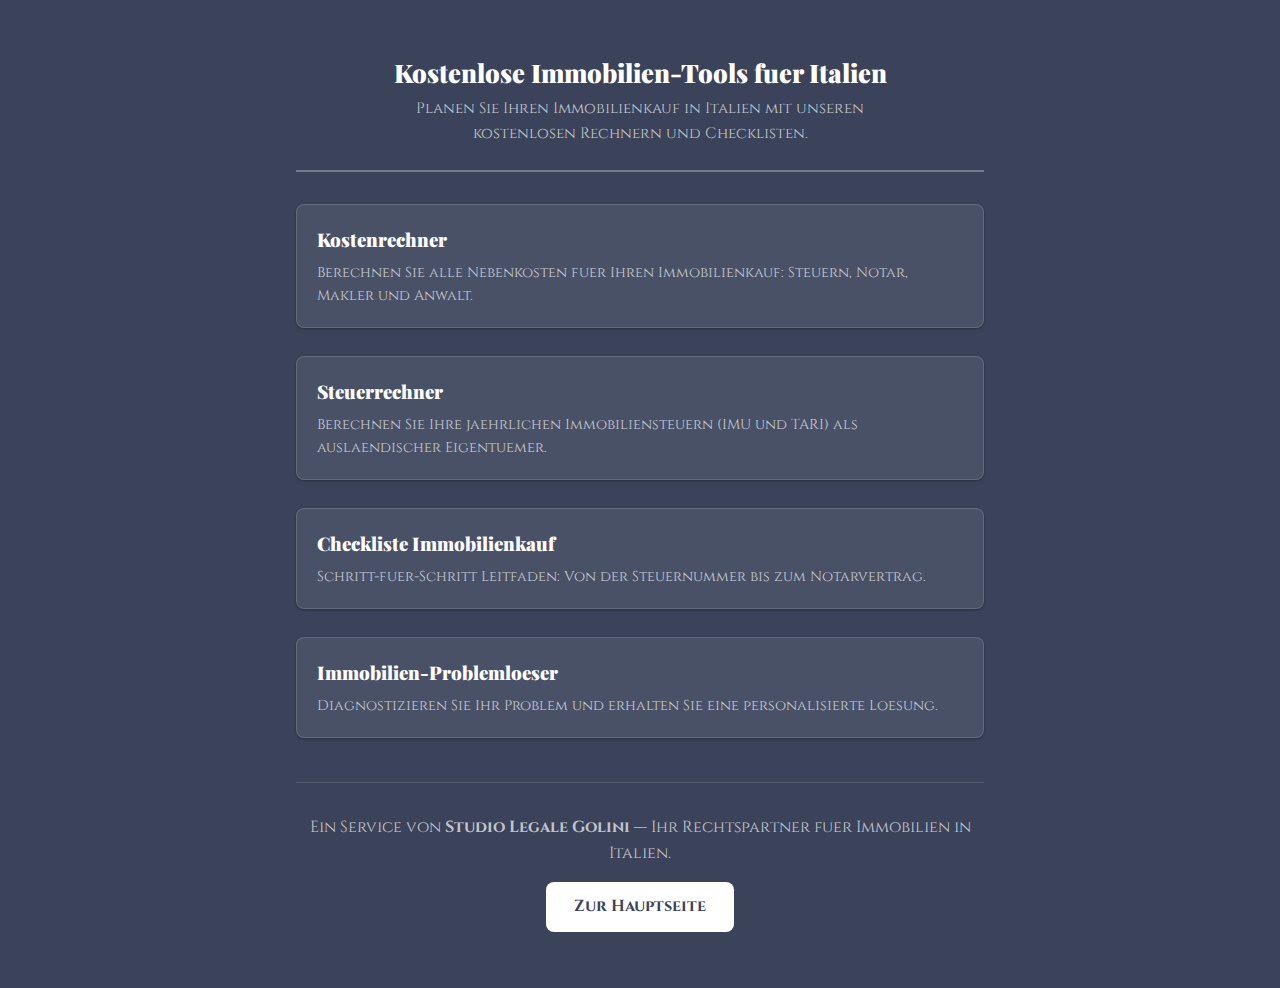
<file: index.html>
<!DOCTYPE html>
<html lang="de">
<head>
  <meta charset="UTF-8">
  <meta name="viewport" content="width=device-width, initial-scale=1.0">
  <title>Italien-Immobilien Tools | Studio Legale Golini</title>
  <meta name="description" content="Kostenlose Tools fuer den Immobilienkauf in Italien. Kostenrechner, Steuerrechner, Checkliste und Problemloeser fuer deutsche Investoren.">
  <link rel="stylesheet" href="styles/shared.css">
</head>
<body>
  <div class="container">
    <div class="hero">
      <h1>Kostenlose Immobilien-Tools fuer Italien</h1>
      <p>Planen Sie Ihren Immobilienkauf in Italien mit unseren kostenlosen Rechnern und Checklisten.</p>
    </div>

    <div style="display:grid; gap:16px; margin-bottom:32px;">

      <a href="kostenrechner.html" class="card card-clickable" style="text-decoration:none; color:inherit;">
        <h3 style="color:var(--primary); margin-bottom:6px;">Kostenrechner</h3>
        <p style="color:var(--gray-500); font-size:0.9rem;">Berechnen Sie alle Nebenkosten fuer Ihren Immobilienkauf: Steuern, Notar, Makler und Anwalt.</p>
      </a>

      <a href="steuerrechner.html" class="card card-clickable" style="text-decoration:none; color:inherit;">
        <h3 style="color:var(--primary); margin-bottom:6px;">Steuerrechner</h3>
        <p style="color:var(--gray-500); font-size:0.9rem;">Berechnen Sie Ihre jaehrlichen Immobiliensteuern (IMU und TARI) als auslaendischer Eigentuemer.</p>
      </a>

      <a href="checkliste.html" class="card card-clickable" style="text-decoration:none; color:inherit;">
        <h3 style="color:var(--primary); margin-bottom:6px;">Checkliste Immobilienkauf</h3>
        <p style="color:var(--gray-500); font-size:0.9rem;">Schritt-fuer-Schritt Leitfaden: Von der Steuernummer bis zum Notarvertrag.</p>
      </a>

      <a href="problemloeser.html" class="card card-clickable" style="text-decoration:none; color:inherit;">
        <h3 style="color:var(--primary); margin-bottom:6px;">Immobilien-Problemloeser</h3>
        <p style="color:var(--gray-500); font-size:0.9rem;">Diagnostizieren Sie Ihr Problem und erhalten Sie eine personalisierte Loesung.</p>
      </a>

    </div>

    <div class="cta-section">
      <p>Ein Service von <strong>Studio Legale Golini</strong> &mdash; Ihr Rechtspartner fuer Immobilien in Italien.</p>
      <a href="https://italien-immobilien.italienischeranwalt.com/" class="btn btn-primary">
        Zur Hauptseite
      </a>
    </div>
  </div>
</body>
</html>
</file>
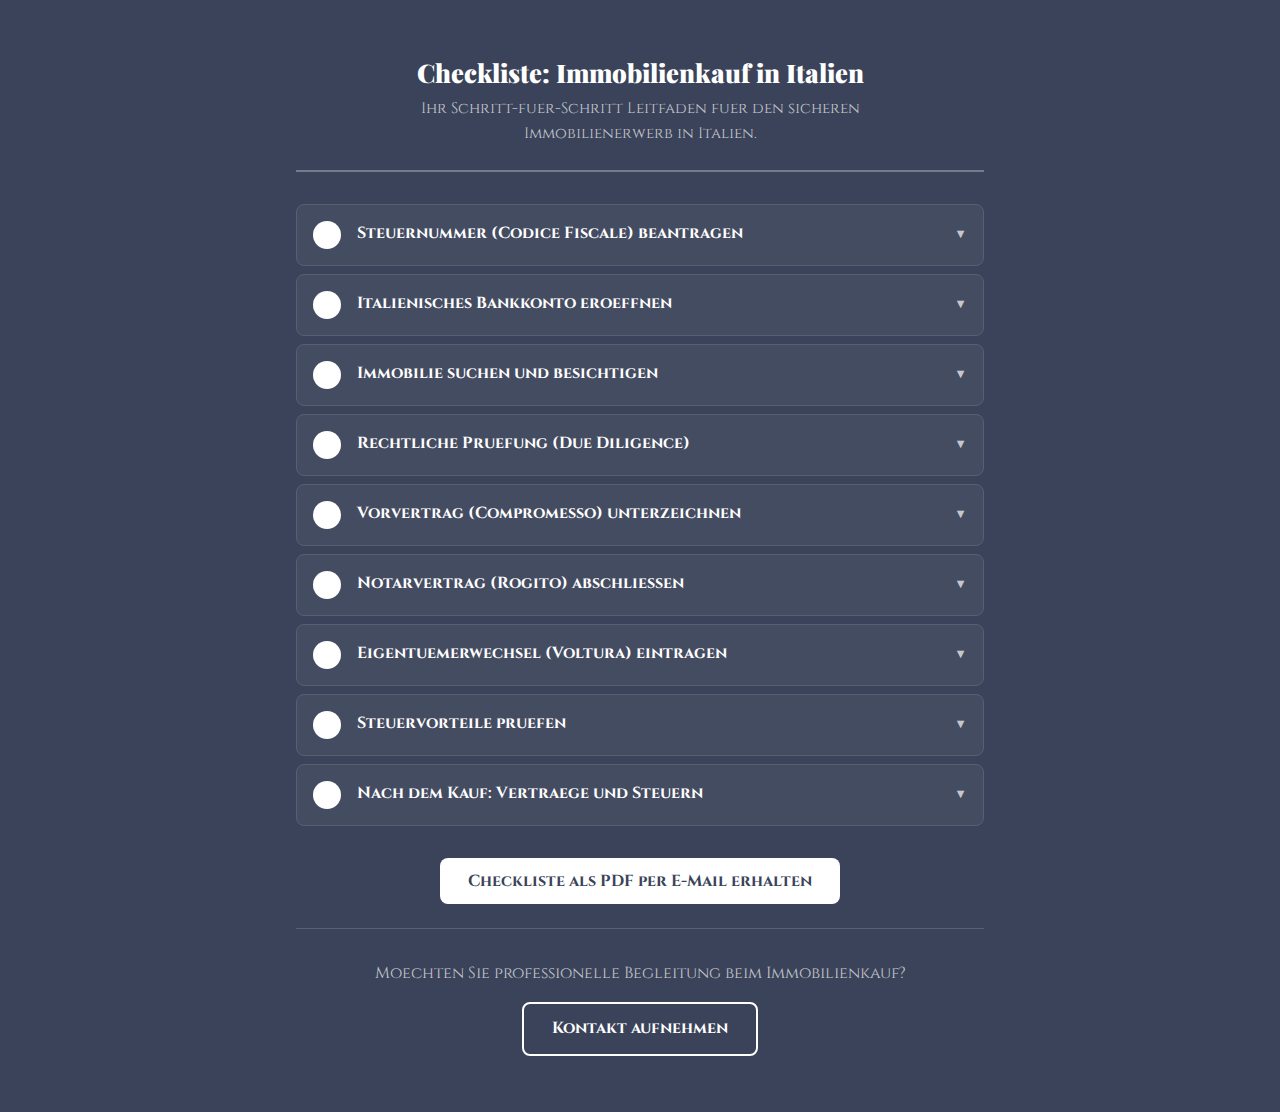
<file: checkliste.html>
<!DOCTYPE html>
<html lang="de">
<head>
  <meta charset="UTF-8">
  <meta name="viewport" content="width=device-width, initial-scale=1.0">
  <title>Checkliste: Immobilienkauf in Italien</title>
  <meta name="description" content="Schritt-fuer-Schritt Checkliste fuer den Kauf einer Immobilie in Italien als Auslaender. Von der Steuernummer bis zur Eigentuemereintragung.">
  <link rel="stylesheet" href="styles/shared.css">
</head>
<body>
  <div class="container">
    <div class="hero">
      <h1>Checkliste: Immobilienkauf in Italien</h1>
      <p>Ihr Schritt-fuer-Schritt Leitfaden fuer den sicheren Immobilienerwerb in Italien.</p>
    </div>

    <div id="checklist">

      <!-- Step 1 -->
      <div class="accordion-item">
        <div class="accordion-header" onclick="toggleAccordion(this)">
          <div><span class="step-number">1</span> Steuernummer (Codice Fiscale) beantragen</div>
          <span class="arrow">&#9660;</span>
        </div>
        <div class="accordion-body">
          <p style="margin-bottom:12px; color:var(--gray-700);">Die italienische Steuernummer ist Voraussetzung fuer jeden Immobilienkauf. Sie koennen sie beim italienischen Konsulat oder direkt bei der Agentur der Einnahmen (Agenzia delle Entrate) beantragen.</p>
          <div class="checklist-item"><input type="checkbox" id="c1a"><label for="c1a">Gueltigen Reisepass oder Personalausweis bereithalten</label></div>
          <div class="checklist-item"><input type="checkbox" id="c1b"><label for="c1b">Antrag beim italienischen Konsulat oder online stellen</label></div>
          <div class="checklist-item"><input type="checkbox" id="c1c"><label for="c1c">Codice Fiscale erhalten und sicher aufbewahren</label></div>
        </div>
      </div>

      <!-- Step 2 -->
      <div class="accordion-item">
        <div class="accordion-header" onclick="toggleAccordion(this)">
          <div><span class="step-number">2</span> Italienisches Bankkonto eroeffnen</div>
          <span class="arrow">&#9660;</span>
        </div>
        <div class="accordion-body">
          <p style="margin-bottom:12px; color:var(--gray-700);">Ein italienisches Bankkonto erleichtert die Zahlungsabwicklung erheblich. Viele Banken bieten Konten fuer Nichtresidenten an.</p>
          <div class="checklist-item"><input type="checkbox" id="c2a"><label for="c2a">Bank mit Erfahrung fuer auslaendische Kunden waehlen</label></div>
          <div class="checklist-item"><input type="checkbox" id="c2b"><label for="c2b">Conto Corrente per Non Residenti eroeffnen</label></div>
          <div class="checklist-item"><input type="checkbox" id="c2c"><label for="c2c">IBAN fuer Ueberweisungen bereithalten</label></div>
        </div>
      </div>

      <!-- Step 3 -->
      <div class="accordion-item">
        <div class="accordion-header" onclick="toggleAccordion(this)">
          <div><span class="step-number">3</span> Immobilie suchen und besichtigen</div>
          <span class="arrow">&#9660;</span>
        </div>
        <div class="accordion-body">
          <p style="margin-bottom:12px; color:var(--gray-700);">Nehmen Sie sich ausreichend Zeit fuer die Suche. Nutzen Sie lokale Agenturen und Online-Portale. Besichtigen Sie die Immobilie persoenlich.</p>
          <div class="checklist-item"><input type="checkbox" id="c3a"><label for="c3a">Immobilienagentur mit Ortskenntnis beauftragen</label></div>
          <div class="checklist-item"><input type="checkbox" id="c3b"><label for="c3b">Online-Portale durchsuchen (Immobiliare.it, Idealista)</label></div>
          <div class="checklist-item"><input type="checkbox" id="c3c"><label for="c3c">Persoenliche Besichtigung durchfuehren</label></div>
          <div class="checklist-item"><input type="checkbox" id="c3d"><label for="c3d">Umgebung und Infrastruktur pruefen</label></div>
        </div>
      </div>

      <!-- Step 4 -->
      <div class="accordion-item">
        <div class="accordion-header" onclick="toggleAccordion(this)">
          <div><span class="step-number">4</span> Rechtliche Pruefung (Due Diligence)</div>
          <span class="arrow">&#9660;</span>
        </div>
        <div class="accordion-body">
          <p style="margin-bottom:12px; color:var(--gray-700);">Dies ist der wichtigste Schritt. Ein Anwalt prueft alle rechtlichen Aspekte der Immobilie, bevor Sie kaufen. Ueberspringen Sie diesen Schritt niemals.</p>
          <div class="checklist-item"><input type="checkbox" id="c4a"><label for="c4a">Katasterauszug (Visura Catastale) anfordern</label></div>
          <div class="checklist-item"><input type="checkbox" id="c4b"><label for="c4b">Baukonformitaet pruefen (Conformita Urbanistica)</label></div>
          <div class="checklist-item"><input type="checkbox" id="c4c"><label for="c4c">Grundbuchauszug auf Belastungen pruefen (Ipoteche)</label></div>
          <div class="checklist-item"><input type="checkbox" id="c4d"><label for="c4d">Energieausweis (APE) vorhanden?</label></div>
          <div class="checklist-item"><input type="checkbox" id="c4e"><label for="c4e">Eventuellen Bauverstoss (Abuso Edilizio) ausschliessen</label></div>
        </div>
      </div>

      <!-- Step 5 -->
      <div class="accordion-item">
        <div class="accordion-header" onclick="toggleAccordion(this)">
          <div><span class="step-number">5</span> Vorvertrag (Compromesso) unterzeichnen</div>
          <span class="arrow">&#9660;</span>
        </div>
        <div class="accordion-body">
          <p style="margin-bottom:12px; color:var(--gray-700);">Der Vorvertrag (Contratto Preliminare) ist bindend. Er legt Preis, Bedingungen und Fristen fest. Ueblich ist eine Anzahlung von 10-30% des Kaufpreises.</p>
          <div class="checklist-item"><input type="checkbox" id="c5a"><label for="c5a">Vertragsbedingungen mit Anwalt pruefen</label></div>
          <div class="checklist-item"><input type="checkbox" id="c5b"><label for="c5b">Anzahlung (Caparra) vereinbaren und ueberweisen</label></div>
          <div class="checklist-item"><input type="checkbox" id="c5c"><label for="c5c">Frist fuer Notarvertrag (Rogito) festlegen</label></div>
          <div class="checklist-item"><input type="checkbox" id="c5d"><label for="c5d">Aufschiebende Bedingungen einbauen (falls noetig)</label></div>
        </div>
      </div>

      <!-- Step 6 -->
      <div class="accordion-item">
        <div class="accordion-header" onclick="toggleAccordion(this)">
          <div><span class="step-number">6</span> Notarvertrag (Rogito) abschliessen</div>
          <span class="arrow">&#9660;</span>
        </div>
        <div class="accordion-body">
          <p style="margin-bottom:12px; color:var(--gray-700);">Der Rogito ist der endgueltige Kaufvertrag vor dem Notar. An diesem Tag wird die Immobilie offiziell uebertragen und die Restzahlung geleistet.</p>
          <div class="checklist-item"><input type="checkbox" id="c6a"><label for="c6a">Notar auswaehlen (Kaeufer hat das Wahlrecht)</label></div>
          <div class="checklist-item"><input type="checkbox" id="c6b"><label for="c6b">Vereidigten Dolmetscher organisieren (falls kein Italienisch)</label></div>
          <div class="checklist-item"><input type="checkbox" id="c6c"><label for="c6c">Restkaufpreis per Bankueberweisung bereitstellen</label></div>
          <div class="checklist-item"><input type="checkbox" id="c6d"><label for="c6d">Steuern und Notargebuehren zahlen</label></div>
          <div class="checklist-item"><input type="checkbox" id="c6e"><label for="c6e">Schluessel erhalten</label></div>
        </div>
      </div>

      <!-- Step 7 -->
      <div class="accordion-item">
        <div class="accordion-header" onclick="toggleAccordion(this)">
          <div><span class="step-number">7</span> Eigentuemerwechsel (Voltura) eintragen</div>
          <span class="arrow">&#9660;</span>
        </div>
        <div class="accordion-body">
          <p style="margin-bottom:12px; color:var(--gray-700);">Nach dem Rogito muss der Eigentuemerwechsel beim Katasteramt und bei der Gemeinde eingetragen werden. Dies uebernimmt in der Regel der Notar.</p>
          <div class="checklist-item"><input type="checkbox" id="c7a"><label for="c7a">Voltura Catastale beim Katasteramt (durch Notar)</label></div>
          <div class="checklist-item"><input type="checkbox" id="c7b"><label for="c7b">Eintragung beim Grundbuchamt (Conservatoria)</label></div>
          <div class="checklist-item"><input type="checkbox" id="c7c"><label for="c7c">Gemeinde ueber Eigentuemerwechsel informieren</label></div>
        </div>
      </div>

      <!-- Step 8 -->
      <div class="accordion-item">
        <div class="accordion-header" onclick="toggleAccordion(this)">
          <div><span class="step-number">8</span> Steuervorteile pruefen</div>
          <span class="arrow">&#9660;</span>
        </div>
        <div class="accordion-body">
          <p style="margin-bottom:12px; color:var(--gray-700);">Italien bietet erhebliche Steuervorteile fuer Personen, die ihren Wohnsitz verlegen. Pruefen Sie vor dem Kauf, ob Sie berechtigt sind &mdash; dies kann die Gesamtkosten drastisch senken.</p>
          <div class="checklist-item"><input type="checkbox" id="c8tax_a"><label for="c8tax_a"><strong>Rentner:</strong> Flat Tax 7% auf alle Auslandseinkuenfte fuer 10 Jahre (Wohnsitz in Sueditalien, Gemeinde unter 20.000 Einwohner)</label></div>
          <div class="checklist-item"><input type="checkbox" id="c8tax_b"><label for="c8tax_b"><strong>Arbeitnehmer:</strong> Regime Impatriati &mdash; 50-60% Steuerbefreiung fuer 5 Jahre (qualifizierte Fachkraefte)</label></div>
          <div class="checklist-item"><input type="checkbox" id="c8tax_c"><label for="c8tax_c"><strong>Vermoeegende:</strong> Flat Tax 300.000 EUR/Jahr auf alle Auslandseinkuenfte (ab 2026)</label></div>
          <div class="checklist-item"><input type="checkbox" id="c8tax_d"><label for="c8tax_d">Prima-Casa-Verguestigung pruefen (2% statt 9% Registersteuer bei Erstwohnsitz)</label></div>
          <div class="checklist-item"><input type="checkbox" id="c8tax_e"><label for="c8tax_e">Steuerberater oder Anwalt zu Doppelbesteuerungsabkommen DE-AT-CH/Italien konsultieren</label></div>
        </div>
      </div>

      <!-- Step 9 -->
      <div class="accordion-item">
        <div class="accordion-header" onclick="toggleAccordion(this)">
          <div><span class="step-number">9</span> Nach dem Kauf: Vertraege und Steuern</div>
          <span class="arrow">&#9660;</span>
        </div>
        <div class="accordion-body">
          <p style="margin-bottom:12px; color:var(--gray-700);">Richten Sie die Versorgungsvertraege auf Ihren Namen um und melden Sie sich fuer die Immobiliensteuern an.</p>
          <div class="checklist-item"><input type="checkbox" id="c8a"><label for="c8a">Strom und Gas auf eigenen Namen umstellen</label></div>
          <div class="checklist-item"><input type="checkbox" id="c8b"><label for="c8b">Wasserversorgung umstellen</label></div>
          <div class="checklist-item"><input type="checkbox" id="c8c"><label for="c8c">IMU-Erklaerung bei der Gemeinde einreichen</label></div>
          <div class="checklist-item"><input type="checkbox" id="c8d"><label for="c8d">TARI (Abfallgebuehr) anmelden</label></div>
          <div class="checklist-item"><input type="checkbox" id="c8e"><label for="c8e">Gebaeudeversicherung abschliessen</label></div>
        </div>
      </div>

    </div>

    <div style="text-align:center; margin-top:32px;">
      <button class="btn btn-secondary" onclick="showModal()">
        Checkliste als PDF per E-Mail erhalten
      </button>
    </div>

    <div class="cta-section">
      <p>Moechten Sie professionelle Begleitung beim Immobilienkauf?</p>
      <a href="https://italien-immobilien.italienischeranwalt.com/" class="btn btn-outline">
        Kontakt aufnehmen
      </a>
    </div>
  </div>

  <script src="js/shared.js"></script>
  <script>
    function toggleAccordion(header) {
      const item = header.parentElement;
      item.classList.toggle('open');
    }

    // Count checked items for lead data
    function getChecklistProgress() {
      const total = document.querySelectorAll('#checklist input[type="checkbox"]').length;
      const checked = document.querySelectorAll('#checklist input[type="checkbox"]:checked').length;
      return { completed: checked, total: total, progress: Math.round((checked / total) * 100) + '%' };
    }

    document.addEventListener('DOMContentLoaded', function() {
      document.body.insertAdjacentHTML('beforeend', getModalHTML());
      initModal('checkliste', getChecklistProgress);
    });
  </script>
</body>
</html>
</file>
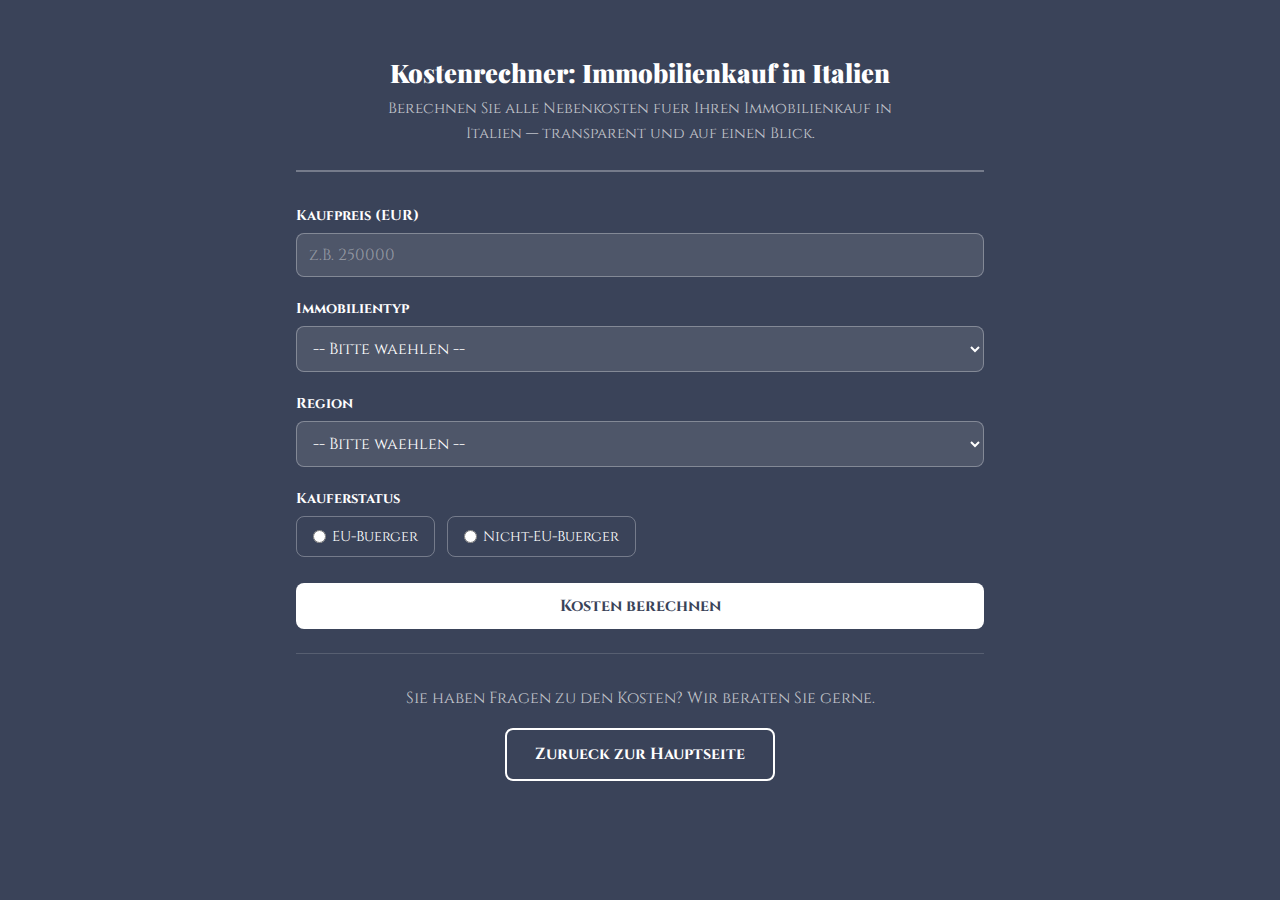
<file: kostenrechner.html>
<!DOCTYPE html>
<html lang="de">
<head>
  <meta charset="UTF-8">
  <meta name="viewport" content="width=device-width, initial-scale=1.0">
  <title>Kostenrechner: Immobilienkauf in Italien</title>
  <meta name="description" content="Berechnen Sie die Gesamtkosten fuer den Kauf einer Immobilie in Italien. Registersteuer, Notarkosten, Maklergebuehren und Anwaltskosten auf einen Blick.">
  <link rel="stylesheet" href="styles/shared.css">
</head>
<body>
  <div class="container">
    <div class="hero">
      <h1>Kostenrechner: Immobilienkauf in Italien</h1>
      <p>Berechnen Sie alle Nebenkosten fuer Ihren Immobilienkauf in Italien &mdash; transparent und auf einen Blick.</p>
    </div>

    <form id="calcForm" onsubmit="return false;">
      <div class="form-group">
        <label for="kaufpreis">Kaufpreis (EUR)</label>
        <input type="number" id="kaufpreis" placeholder="z.B. 250000" min="1" required>
      </div>

      <div class="form-group">
        <label for="immobilientyp">Immobilientyp</label>
        <select id="immobilientyp" required>
          <option value="">-- Bitte waehlen --</option>
          <option value="erstwohnsitz">Erstwohnsitz (Prima Casa)</option>
          <option value="zweitwohnsitz">Zweitwohnsitz (Seconda Casa)</option>
          <option value="gewerbe">Gewerbeimmobilie</option>
        </select>
      </div>

      <div class="form-group">
        <label for="region">Region</label>
        <select id="region" required>
          <option value="">-- Bitte waehlen --</option>
          <option value="abruzzen">Abruzzen</option>
          <option value="aostatal">Aostatal</option>
          <option value="apulien">Apulien</option>
          <option value="basilikata">Basilikata</option>
          <option value="emilia-romagna">Emilia-Romagna</option>
          <option value="friaul">Friaul-Julisch Venetien</option>
          <option value="kalabrien">Kalabrien</option>
          <option value="kampanien">Kampanien</option>
          <option value="latium">Latium</option>
          <option value="ligurien">Ligurien</option>
          <option value="lombardei">Lombardei</option>
          <option value="marken">Marken</option>
          <option value="molise">Molise</option>
          <option value="piemont">Piemont</option>
          <option value="sardinien">Sardinien</option>
          <option value="sizilien">Sizilien</option>
          <option value="suedtirol">Suedtirol-Trentino</option>
          <option value="toskana">Toskana</option>
          <option value="umbrien">Umbrien</option>
          <option value="venetien">Venetien</option>
        </select>
      </div>

      <div class="form-group">
        <label>Kauferstatus</label>
        <div class="radio-group">
          <label>
            <input type="radio" name="status" value="eu" required>
            <span>EU-Buerger</span>
          </label>
          <label>
            <input type="radio" name="status" value="nicht-eu">
            <span>Nicht-EU-Buerger</span>
          </label>
        </div>
      </div>

      <button type="button" class="btn btn-primary btn-block" onclick="calculate()">Kosten berechnen</button>
      <div id="formError" class="error-msg" style="text-align:center; margin-top:8px;"></div>
    </form>

    <div id="results" class="results" style="display:none;">
      <h2>Ihre Kostenaufstellung</h2>
      <table class="results-table">
        <thead>
          <tr>
            <th>Kostenart</th>
            <th>Satz</th>
            <th>Betrag</th>
          </tr>
        </thead>
        <tbody id="resultsBody"></tbody>
      </table>

      <p style="font-size:0.8rem; color:var(--text-muted); margin-bottom:20px; font-style:italic;">
        Hinweis: Die Registersteuer wird in Italien auf den Katasterwert (Valore Catastale) berechnet, der in der Regel deutlich unter dem Kaufpreis liegt. Diese Berechnung basiert auf dem Kaufpreis und stellt daher eine konservative Schaetzung (Maximalwert) dar. Fuer eine praezise Berechnung kontaktieren Sie uns.
      </p>

      <div style="text-align:center;">
        <button class="btn btn-secondary" onclick="showModal()">
          Detaillierte Aufstellung per E-Mail erhalten
        </button>
      </div>
    </div>

    <div class="cta-section">
      <p>Sie haben Fragen zu den Kosten? Wir beraten Sie gerne.</p>
      <a href="https://italien-immobilien.italienischeranwalt.com/" class="btn btn-outline">
        Zurueck zur Hauptseite
      </a>
    </div>
  </div>

  <script src="js/shared.js"></script>
  <script>
    function calculate() {
      const kaufpreis = parseFloat(document.getElementById('kaufpreis').value);
      const typ = document.getElementById('immobilientyp').value;
      const region = document.getElementById('region').value;
      const statusEl = document.querySelector('input[name="status"]:checked');
      const errorEl = document.getElementById('formError');

      // Validation
      if (!kaufpreis || kaufpreis <= 0) { errorEl.textContent = 'Bitte geben Sie einen gueltigen Kaufpreis ein.'; return; }
      if (!typ) { errorEl.textContent = 'Bitte waehlen Sie den Immobilientyp.'; return; }
      if (!region) { errorEl.textContent = 'Bitte waehlen Sie eine Region.'; return; }
      if (!statusEl) { errorEl.textContent = 'Bitte waehlen Sie Ihren Kauferstatus.'; return; }
      errorEl.textContent = '';

      // Calculations
      let registersteuerRate, registersteuerLabel;
      if (typ === 'erstwohnsitz') {
        registersteuerRate = 0.02;
        registersteuerLabel = 'Registersteuer (2%)';
      } else if (typ === 'zweitwohnsitz') {
        registersteuerRate = 0.09;
        registersteuerLabel = 'Registersteuer (9%)';
      } else {
        registersteuerRate = 0.10;
        registersteuerLabel = 'MwSt./IVA (10%)';
      }
      const registersteuer = kaufpreis * registersteuerRate;

      // Imposte fisse (ipotecaria + catastale)
      const imposteFisse = (typ === 'gewerbe') ? 400 : 100; // €200 da privato, €400 da impresa
      const imposteFisseLabel = 'Grund- und Katastersteuer (pauschal)';

      const notarRate = kaufpreis <= 500000 ? 0.01 : 0.005;
      const notarkosten = Math.max(kaufpreis * notarRate, 2000);
      const notarLabel = kaufpreis <= 500000 ? 'Notarkosten (ca. 1%)' : 'Notarkosten (ca. 0,5%)';

      const maklerRate = 0.0366;
      const maklerkosten = kaufpreis * maklerRate;

      const uebersetzung = 1500;

      const anwaltRate = 0.015;
      const anwaltskosten = Math.max(kaufpreis * anwaltRate, 2000);
      const anwaltLabel = anwaltskosten === 2000 ? 'Anwaltskosten (Min. 2.000)' : 'Anwaltskosten (1,5%)';

      const gesamt = registersteuer + imposteFisse + notarkosten + maklerkosten + uebersetzung + anwaltskosten;
      const gesamtMitKauf = kaufpreis + gesamt;

      // Build table
      const rows = [
        [registersteuerLabel, formatPercent(registersteuerRate), formatEUR(registersteuer)],
        [imposteFisseLabel, 'Pauschal', formatEUR(imposteFisse)],
        [notarLabel, formatPercent(notarRate), formatEUR(notarkosten)],
        ['Maklergebuehren (3% + MwSt.)', '3,66%', formatEUR(maklerkosten)],
        ['Uebersetzung & Apostille', 'Pauschal', formatEUR(uebersetzung)],
        [anwaltLabel, formatPercent(anwaltRate), formatEUR(anwaltskosten)],
      ];

      let html = '';
      rows.forEach(function(row) {
        html += '<tr><td>' + row[0] + '</td><td>' + row[1] + '</td><td>' + row[2] + '</td></tr>';
      });
      html += '<tr class="total-row"><td>Nebenkosten gesamt</td><td></td><td>' + formatEUR(gesamt) + '</td></tr>';
      html += '<tr class="total-row"><td><strong>Gesamtkosten inkl. Kaufpreis</strong></td><td></td><td><strong>' + formatEUR(gesamtMitKauf) + '</strong></td></tr>';

      document.getElementById('resultsBody').innerHTML = html;
      document.getElementById('results').style.display = 'block';
      document.getElementById('results').scrollIntoView({ behavior: 'smooth' });

      // Store for lead capture
      window._calcData = {
        kaufpreis: kaufpreis,
        immobilientyp: typ,
        region: region,
        kauferstatus: statusEl.value,
        nebenkosten: gesamt,
        gesamtkosten: gesamtMitKauf
      };
    }

    // Modal
    document.addEventListener('DOMContentLoaded', function() {
      document.body.insertAdjacentHTML('beforeend', getModalHTML());
      initModal('kostenrechner', function() { return window._calcData || {}; });
    });
  </script>
</body>
</html>
</file>
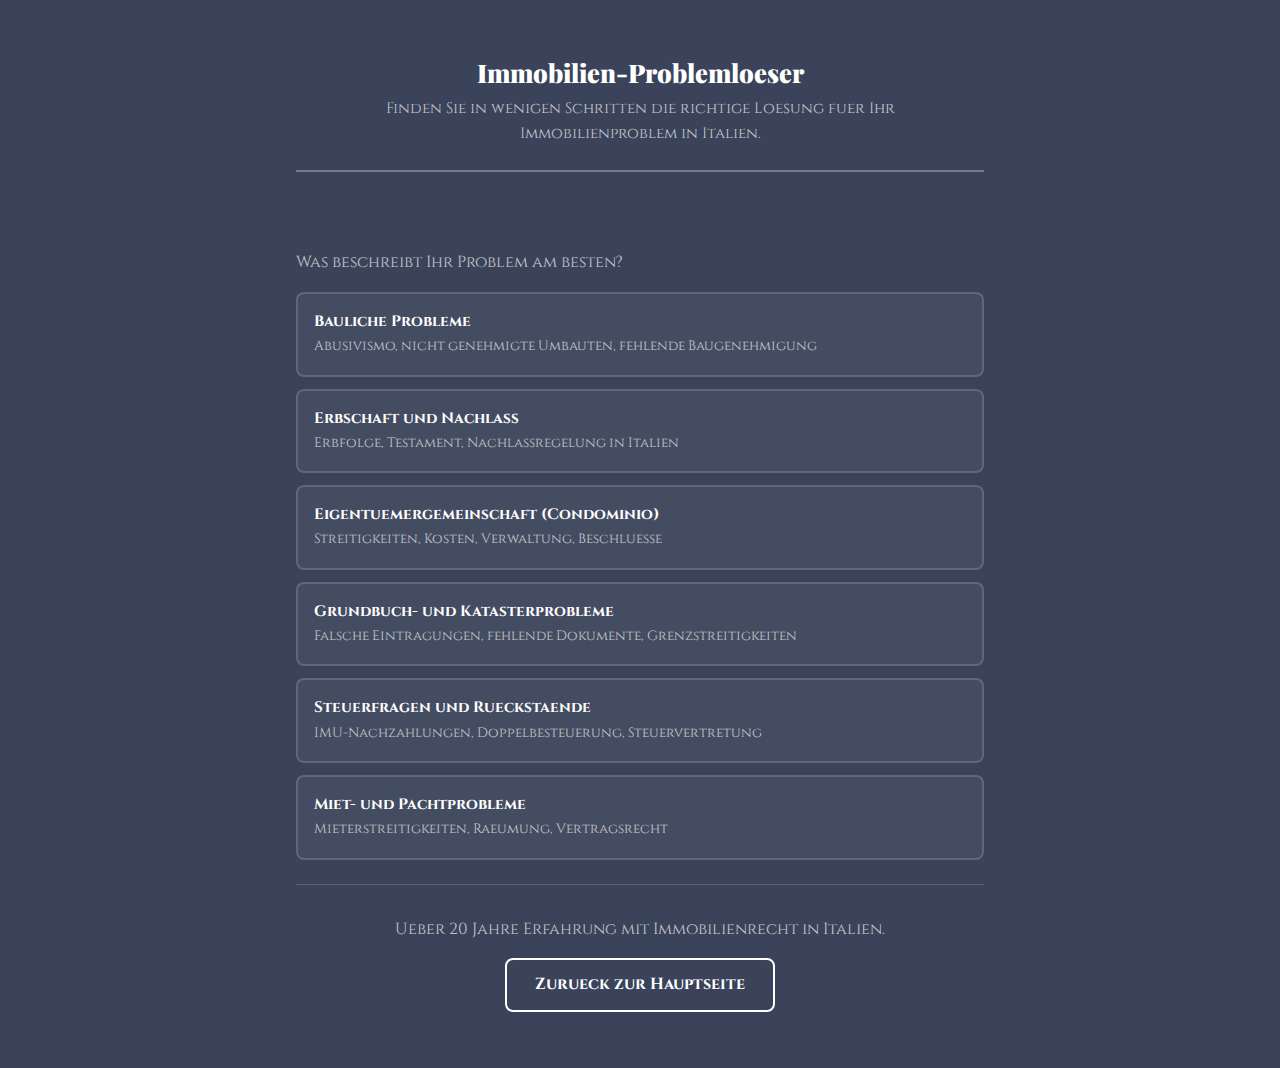
<file: problemloeser.html>
<!DOCTYPE html>
<html lang="de">
<head>
  <meta charset="UTF-8">
  <meta name="viewport" content="width=device-width, initial-scale=1.0">
  <title>Immobilien-Problemloeser: Finden Sie die richtige Loesung</title>
  <meta name="description" content="Diagnostizieren Sie Ihr Immobilienproblem in Italien und erhalten Sie eine personalisierte Loesung. Bauverstoesse, Erbschaft, Kataster und mehr.">
  <link rel="stylesheet" href="styles/shared.css">
</head>
<body>
  <div class="container">
    <div class="hero">
      <h1>Immobilien-Problemloeser</h1>
      <p>Finden Sie in wenigen Schritten die richtige Loesung fuer Ihr Immobilienproblem in Italien.</p>
    </div>

    <!-- Step 1: Category -->
    <div id="step1" class="quiz-step active">
      <h2 style="color:var(--primary); margin-bottom:8px;">Schritt 1 von 3</h2>
      <p style="color:var(--gray-500); margin-bottom:16px;">Was beschreibt Ihr Problem am besten?</p>
      <div class="quiz-options">
        <div class="quiz-option card-clickable" onclick="selectCategory('bau')">
          <strong>Bauliche Probleme</strong><br>
          <span style="color:var(--gray-500); font-size:0.85rem;">Abusivismo, nicht genehmigte Umbauten, fehlende Baugenehmigung</span>
        </div>
        <div class="quiz-option card-clickable" onclick="selectCategory('erbschaft')">
          <strong>Erbschaft und Nachlass</strong><br>
          <span style="color:var(--gray-500); font-size:0.85rem;">Erbfolge, Testament, Nachlassregelung in Italien</span>
        </div>
        <div class="quiz-option card-clickable" onclick="selectCategory('condominio')">
          <strong>Eigentuemergemeinschaft (Condominio)</strong><br>
          <span style="color:var(--gray-500); font-size:0.85rem;">Streitigkeiten, Kosten, Verwaltung, Beschluesse</span>
        </div>
        <div class="quiz-option card-clickable" onclick="selectCategory('kataster')">
          <strong>Grundbuch- und Katasterprobleme</strong><br>
          <span style="color:var(--gray-500); font-size:0.85rem;">Falsche Eintragungen, fehlende Dokumente, Grenzstreitigkeiten</span>
        </div>
        <div class="quiz-option card-clickable" onclick="selectCategory('steuer')">
          <strong>Steuerfragen und Rueckstaende</strong><br>
          <span style="color:var(--gray-500); font-size:0.85rem;">IMU-Nachzahlungen, Doppelbesteuerung, Steuervertretung</span>
        </div>
        <div class="quiz-option card-clickable" onclick="selectCategory('miete')">
          <strong>Miet- und Pachtprobleme</strong><br>
          <span style="color:var(--gray-500); font-size:0.85rem;">Mieterstreitigkeiten, Raeumung, Vertragsrecht</span>
        </div>
      </div>
    </div>

    <!-- Step 2: Sub-category -->
    <div id="step2" class="quiz-step">
      <h2 style="color:var(--primary); margin-bottom:8px;">Schritt 2 von 3</h2>
      <p style="color:var(--gray-500); margin-bottom:16px;">Koennen Sie das Problem naeher beschreiben?</p>
      <div id="step2Options" class="quiz-options"></div>
      <button class="btn btn-outline" style="margin-top:16px;" onclick="goBack(1)">Zurueck</button>
    </div>

    <!-- Step 3: Result -->
    <div id="step3" class="quiz-step">
      <h2 style="color:var(--primary); margin-bottom:16px;">Ihre Diagnose</h2>
      <div id="diagnosisResult"></div>

      <div style="display:flex; gap:12px; flex-wrap:wrap; margin-top:24px;">
        <button class="btn btn-secondary" onclick="showModal()">
          Detaillierte Analyse per E-Mail
        </button>
        <a id="bookingBtn" href="https://italien-immobilien.italienischeranwalt.com/" class="btn btn-primary">
          Kostenlose Erstberatung
        </a>
      </div>

      <button class="btn btn-outline" style="margin-top:16px;" onclick="restart()">Neue Analyse starten</button>
    </div>

    <div class="cta-section">
      <p>Ueber 20 Jahre Erfahrung mit Immobilienrecht in Italien.</p>
      <a href="https://italien-immobilien.italienischeranwalt.com/" class="btn btn-outline">
        Zurueck zur Hauptseite
      </a>
    </div>
  </div>

  <script src="js/shared.js"></script>
  <script>
    // Quiz data
    const QUIZ_DATA = {
      bau: {
        label: 'Bauliche Probleme',
        subs: [
          { id: 'bau_umbau', label: 'Nicht genehmigte Umbauten (Abuso Edilizio)', urgency: 'hoch',
            diagnosis: 'Nicht genehmigte bauliche Veraenderungen koennen zu Bussgeldern, Abrissverfuegungen und Problemen beim Weiterverkauf fuehren. In vielen Faellen ist eine nachtraegliche Genehmigung (Sanatoria) moeglich.',
            actions: ['Technisches Gutachten durch Geometra erstellen lassen', 'Pruefung der Sanierbarkeit (Sanatoria oder Condono)', 'Antrag bei der zustaendigen Gemeinde stellen'] },
          { id: 'bau_genehm', label: 'Fehlende Baugenehmigung', urgency: 'hoch',
            diagnosis: 'Ohne gueltige Baugenehmigung ist das Gebaeude rechtlich nicht konform. Dies kann den Verkauf oder die Nutzung erheblich einschraenken.',
            actions: ['Urbanistischen Status bei der Gemeinde pruefen', 'Antrag auf nachtraegliche Genehmigung stellen', 'Anwalt fuer Verwaltungsrecht hinzuziehen'] },
          { id: 'bau_abriss', label: 'Abbruchverfuegung erhalten', urgency: 'hoch',
            diagnosis: 'Eine Abbruchverfuegung ist ein ernstes rechtliches Problem, das schnelles Handeln erfordert. Es gibt Fristen fuer Einspruch und moegliche Alternativen.',
            actions: ['Sofort anwaltliche Beratung einholen', 'Einspruch innerhalb der gesetzlichen Frist pruefen', 'Alternative Loesungen wie Sanatoria pruefen'] }
        ]
      },
      erbschaft: {
        label: 'Erbschaft und Nachlass',
        subs: [
          { id: 'erb_folge', label: 'Erbfolge und Ansprueche klaeren', urgency: 'mittel',
            diagnosis: 'Das italienische Erbrecht unterscheidet sich wesentlich vom deutschen Recht. Es gibt Pflichtanteile (Quota Legittima) und besondere Regelungen fuer Immobilien.',
            actions: ['Erbschein oder Testament pruefen lassen', 'Dichiarazione di Successione einreichen (Frist: 12 Monate)', 'Eigentuemerwechsel im Kataster eintragen'] },
          { id: 'erb_testament', label: 'Testament in Italien anerkennen', urgency: 'mittel',
            diagnosis: 'Auslaendische Testamente koennen in Italien anerkannt werden, erfordern aber eine offizielle Uebersetzung und Beglaubigung.',
            actions: ['Testament uebersetzen und beglaubigen lassen', 'Anerkennung beim zustaendigen Gericht beantragen', 'Steuerliche Pflichten in Italien erfuellen'] },
          { id: 'erb_teil', label: 'Erbengemeinschaft aufloesen', urgency: 'niedrig',
            diagnosis: 'Wenn mehrere Erben eine Immobilie besitzen, kann die Aufloesung einvernehmlich oder gerichtlich erfolgen. Haeufig wird die Immobilie verkauft oder ein Erbe zahlt die anderen aus.',
            actions: ['Einvernehmliche Loesung mit allen Erben suchen', 'Immobilienbewertung durchfuehren lassen', 'Falls keine Einigung: gerichtliche Teilung beantragen'] }
        ]
      },
      condominio: {
        label: 'Eigentuemergemeinschaft',
        subs: [
          { id: 'cond_kosten', label: 'Ueberhoehtete Nebenkosten oder Sonderumlagen', urgency: 'mittel',
            diagnosis: 'Als Eigentuemer haben Sie das Recht, die Abrechnungen zu pruefen und unrechtmaessige Beschluesse anzufechten. Die Frist betraegt 30 Tage ab Beschluss.',
            actions: ['Jahresabrechnung und Kostenverteilung pruefen', 'Beschluss innerhalb von 30 Tagen anfechten (falls noetig)', 'Einsicht in alle Belege beim Verwalter verlangen'] },
          { id: 'cond_verwalter', label: 'Probleme mit der Hausverwaltung', urgency: 'niedrig',
            diagnosis: 'Der Verwalter (Amministratore) kann durch Beschluss der Eigentuemerversammlung abgesetzt werden. Bei Pflichtverletzungen kann auch gerichtlich vorgegangen werden.',
            actions: ['Eigentuemerversammlung einberufen lassen', 'Absetzung des Verwalters beantragen', 'Neuen Verwalter vorschlagen'] },
          { id: 'cond_streit', label: 'Streitigkeiten mit anderen Eigentuemern', urgency: 'niedrig',
            diagnosis: 'Nachbarschaftsstreitigkeiten im Condominio werden zunaechst durch Vermittlung, dann durch die Eigentuemerversammlung und zuletzt gerichtlich geloest.',
            actions: ['Mediation/Vermittlung versuchen', 'Problem auf der Eigentuemerversammlung ansprechen', 'Anwaltliche Beratung fuer Eskalationsfaelle'] }
        ]
      },
      kataster: {
        label: 'Grundbuch und Kataster',
        subs: [
          { id: 'kat_fehler', label: 'Falsche Katastereintragungen', urgency: 'mittel',
            diagnosis: 'Fehlerhafte Katasterdaten koennen beim Verkauf oder bei der Steuerberechnung zu Problemen fuehren. Eine Berichtigung ist durch einen Geometra moeglich.',
            actions: ['Aktuelle Visura Catastale anfordern', 'Geometra mit der Berichtigung beauftragen', 'Korrekturantrag beim Katasteramt einreichen'] },
          { id: 'kat_grenze', label: 'Grenzstreitigkeiten', urgency: 'mittel',
            diagnosis: 'Grenzstreitigkeiten erfordern eine genaue Vermessung und den Abgleich mit Katasterdaten. In vielen Faellen kann eine einvernehmliche Loesung gefunden werden.',
            actions: ['Vermessung durch vereidigten Sachverstaendigen', 'Katasterplaene mit tatsaechlicher Situation abgleichen', 'Einvernehmliche Grenzfeststellung oder gerichtliche Klaerung'] },
          { id: 'kat_doku', label: 'Fehlende Eigentumsdokumente', urgency: 'hoch',
            diagnosis: 'Fehlende Eigentumsdokumente koennen den Verkauf oder die Nutzung der Immobilie blockieren. Eine Rekonstruktion ist in den meisten Faellen moeglich.',
            actions: ['Recherche beim Grundbuchamt (Conservatoria)', 'Fehlende Dokumente rekonstruieren lassen', 'Anwalt fuer die Zusammenstellung beauftragen'] }
        ]
      },
      steuer: {
        label: 'Steuerfragen',
        subs: [
          { id: 'steuer_imu', label: 'IMU-Nachzahlungen oder Bescheide', urgency: 'hoch',
            diagnosis: 'Unbezahlte IMU kann zu erheblichen Nachzahlungen mit Zinsen und Strafen fuehren. Eine freiwillige Nachzahlung (Ravvedimento Operoso) reduziert die Strafen deutlich.',
            actions: ['Offene Steuerbetraege bei der Gemeinde pruefen', 'Ravvedimento Operoso (freiwillige Nachzahlung) nutzen', 'Steuerberater fuer korrekte Berechnung einschalten'] },
          { id: 'steuer_doppel', label: 'Doppelbesteuerung vermeiden', urgency: 'mittel',
            diagnosis: 'Zwischen Italien und Deutschland/Oesterreich/Schweiz bestehen Doppelbesteuerungsabkommen. Immobiliensteuern werden in der Regel im Belegenheitsstaat erhoben.',
            actions: ['Doppelbesteuerungsabkommen pruefen', 'Steuererklaerung in beiden Laendern korrekt ausfuellen', 'Anrechnung auslaendischer Steuern beantragen'] },
          { id: 'steuer_vertret', label: 'Steuervertretung in Italien benoetigt', urgency: 'niedrig',
            diagnosis: 'Als Nichtresidenter benoetigen Sie moeglicherweise einen Steuervertreter (Rappresentante Fiscale) in Italien fuer Steuererklaerungen und Zahlungen.',
            actions: ['Steuervertreter oder Commercialista beauftragen', 'Jaehrliche Steuerpflichten klaeren (IMU, TARI, IRPEF)', 'Steuernummer und Bankverbindung aktualisieren'] },
          { id: 'steuer_agev', label: 'Steuervorteile bei Wohnsitzverlegung nach Italien', urgency: 'niedrig',
            diagnosis: 'Italien bietet drei attraktive Steuerregime fuer Neuzuziehende: Flat Tax 7% fuer Rentner (10 Jahre, Sueditalien), Regime Impatriati fuer Arbeitnehmer (50-60% Befreiung, 5 Jahre), und Flat Tax 300.000 EUR fuer vermoeegende Neuzuziehende. Die Berechtigung haengt von Ihrer persoenlichen Situation ab.',
            actions: ['Pruefung der Berechtigung fuer Flat Tax 7% (Rentner in Sueditalien, Gemeinde unter 20.000 Einwohner)', 'Pruefung Regime Impatriati (qualifizierte Arbeitnehmer, 3+ Jahre nicht in Italien ansaessig)', 'Analyse des Doppelbesteuerungsabkommens DE/AT/CH mit Italien', 'Steuerberater mit Erfahrung in internationaler Besteuerung hinzuziehen'] }
        ]
      },
      miete: {
        label: 'Miet- und Pachtprobleme',
        subs: [
          { id: 'miete_streit', label: 'Streitigkeiten mit Mietern', urgency: 'mittel',
            diagnosis: 'Das italienische Mietrecht ist stark mieterfreundlich. Kuendigungen und Raeumungen unterliegen strengen gesetzlichen Regelungen und Fristen.',
            actions: ['Mietvertrag und geltende Kuendigungsfristen pruefen', 'Formelle Mahnung/Abmahnung senden', 'Bei Zahlungsverzug: Raeumungsverfahren einleiten (Sfratto)'] },
          { id: 'miete_vertrag', label: 'Mietvertrag aufsetzen oder pruefen', urgency: 'niedrig',
            diagnosis: 'Italienische Mietvertraege haben gesetzliche Mindestlaufzeiten (4+4 Jahre oder 3+2 Jahre) und muessen beim Finanzamt registriert werden.',
            actions: ['Vertragstyp waehlen (Canone Libero 4+4 oder Concordato 3+2)', 'Vertrag durch Anwalt pruefen lassen', 'Registrierung beim Finanzamt (Agenzia delle Entrate)'] },
          { id: 'miete_raeumung', label: 'Raeumung eines Mieters', urgency: 'hoch',
            diagnosis: 'Die Raeumung (Sfratto) in Italien ist ein formelles gerichtliches Verfahren, das mehrere Monate dauern kann. Eigenmaechtige Raeumung ist strafbar.',
            actions: ['Rechtsgrund fuer Sfratto pruefen (Zahlungsverzug, Vertragsverletzung, Eigenbedarf)', 'Sfratto per Morosita oder Sfratto per Finita Locazione beantragen', 'Gerichtsvollzieher fuer die Raeumung beauftragen'] }
        ]
      }
    };

    let selectedCategory = null;
    let selectedSub = null;

    function selectCategory(cat) {
      selectedCategory = cat;
      const data = QUIZ_DATA[cat];

      // Build step 2 options
      let html = '';
      data.subs.forEach(function(sub) {
        html += '<div class="quiz-option card-clickable" onclick="selectSub(\'' + sub.id + '\')">';
        html += '<strong>' + sub.label + '</strong>';
        html += '</div>';
      });
      document.getElementById('step2Options').innerHTML = html;

      showStep(2);
    }

    function selectSub(subId) {
      const data = QUIZ_DATA[selectedCategory];
      selectedSub = data.subs.find(function(s) { return s.id === subId; });

      // Build diagnosis
      const urgencyClass = 'badge-' + selectedSub.urgency;
      const urgencyLabel = selectedSub.urgency.charAt(0).toUpperCase() + selectedSub.urgency.slice(1);

      let html = '<div class="result-card">';
      html += '<h3>' + selectedSub.label + '</h3>';
      html += '<p style="margin-bottom:12px;"><strong>Dringlichkeit:</strong> <span class="badge ' + urgencyClass + '">' + urgencyLabel + '</span></p>';
      html += '<p style="color:var(--gray-700); margin-bottom:16px;">' + selectedSub.diagnosis + '</p>';
      html += '<strong>Empfohlene Massnahmen:</strong>';
      html += '<ul>';
      selectedSub.actions.forEach(function(action) {
        html += '<li>' + action + '</li>';
      });
      html += '</ul>';
      html += '</div>';

      document.getElementById('diagnosisResult').innerHTML = html;
      showStep(3);
    }

    function showStep(n) {
      document.querySelectorAll('.quiz-step').forEach(function(el) { el.classList.remove('active'); });
      document.getElementById('step' + n).classList.add('active');
      window.scrollTo({ top: 0, behavior: 'smooth' });
    }

    function goBack(step) {
      showStep(step);
    }

    function restart() {
      selectedCategory = null;
      selectedSub = null;
      showStep(1);
    }

    document.addEventListener('DOMContentLoaded', function() {
      document.body.insertAdjacentHTML('beforeend', getModalHTML());
      initModal('problemloeser', function() {
        return {
          category: selectedCategory ? QUIZ_DATA[selectedCategory].label : '',
          subcategory: selectedSub ? selectedSub.label : '',
          urgency: selectedSub ? selectedSub.urgency : ''
        };
      });
    });
  </script>
</body>
</html>
</file>
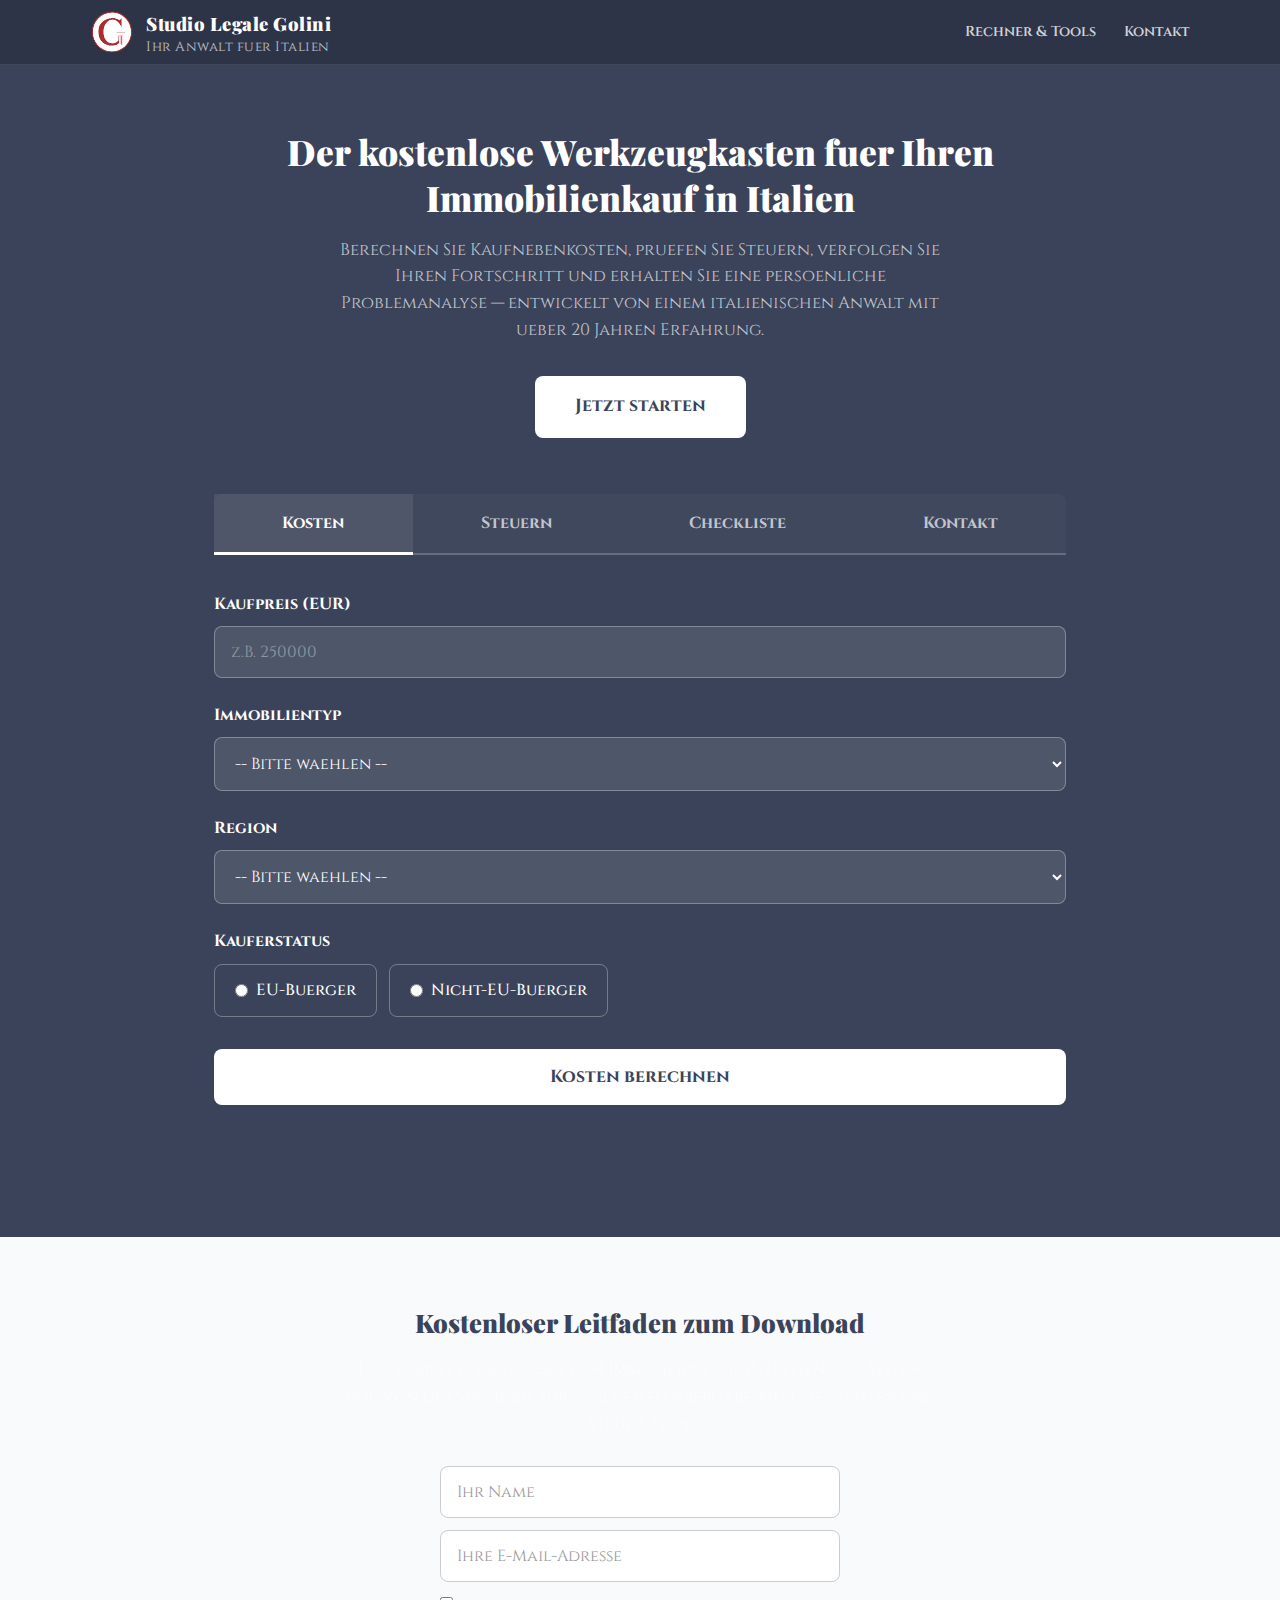
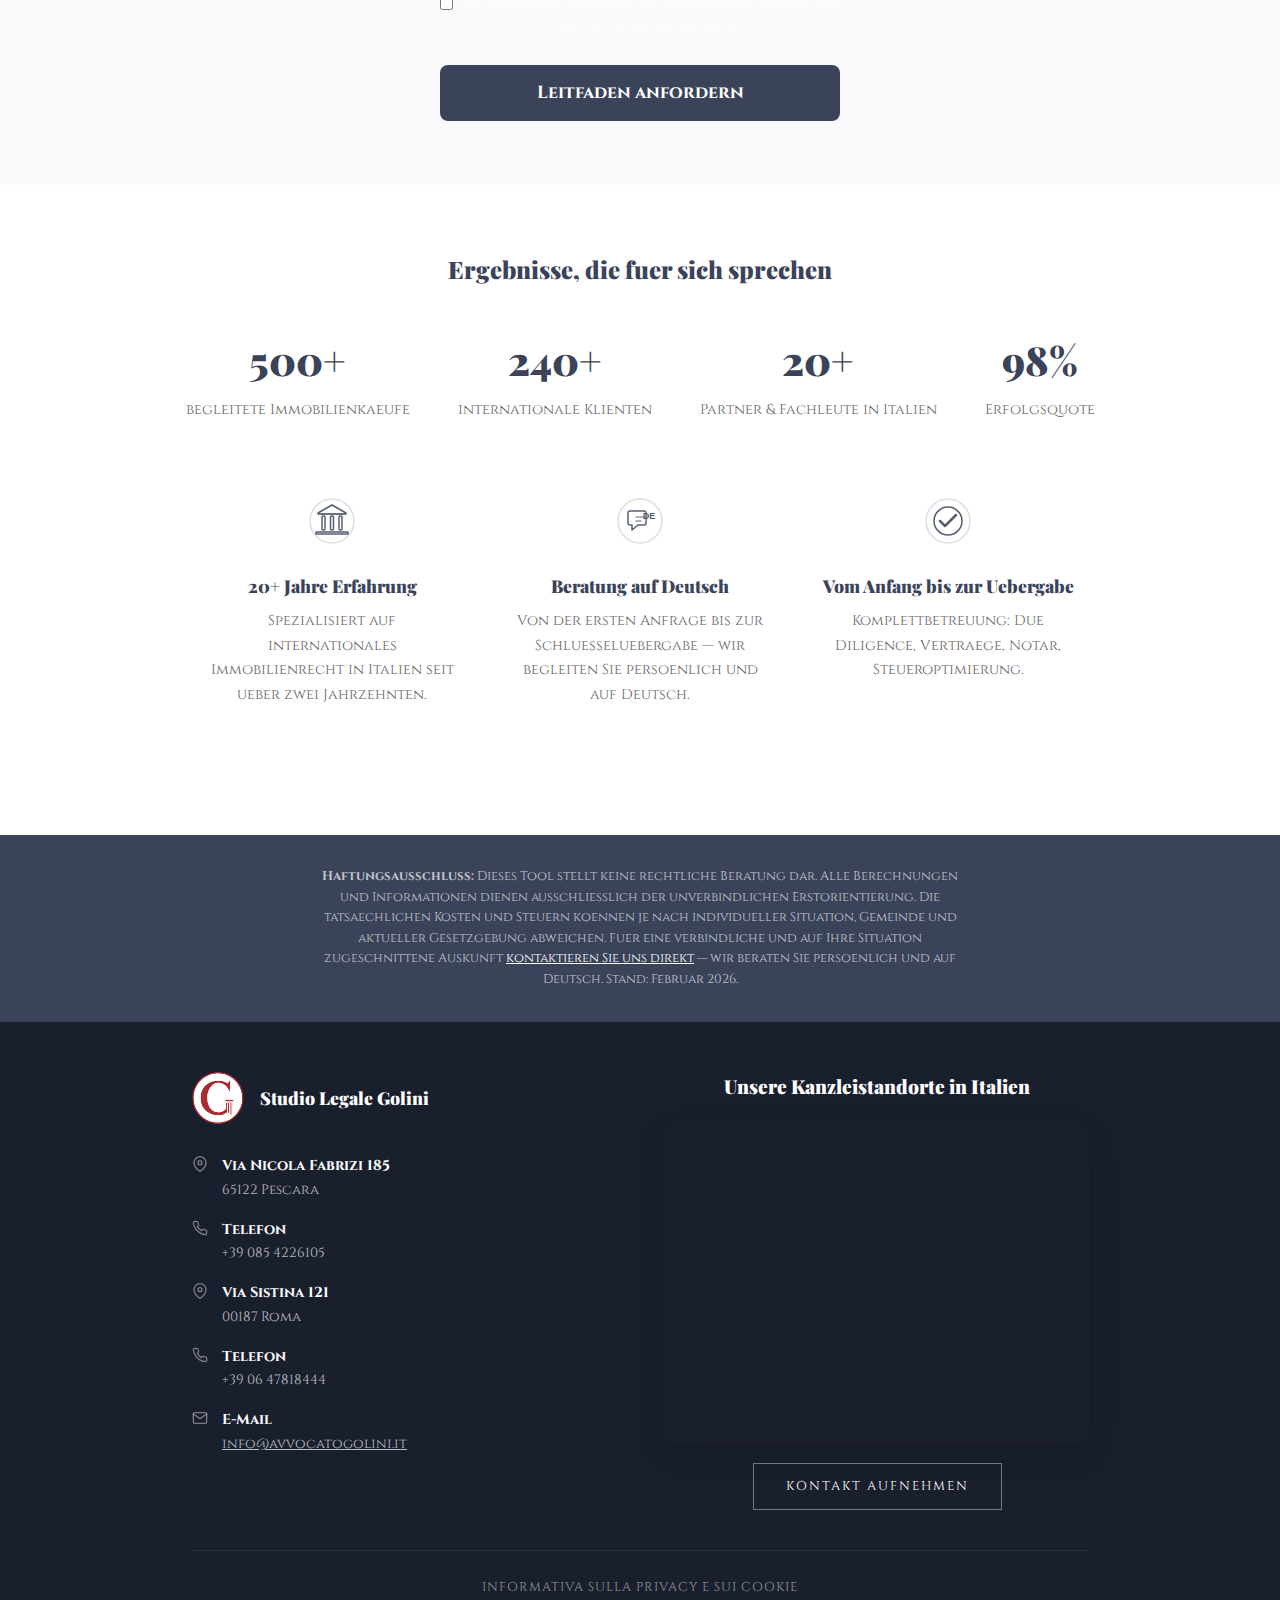
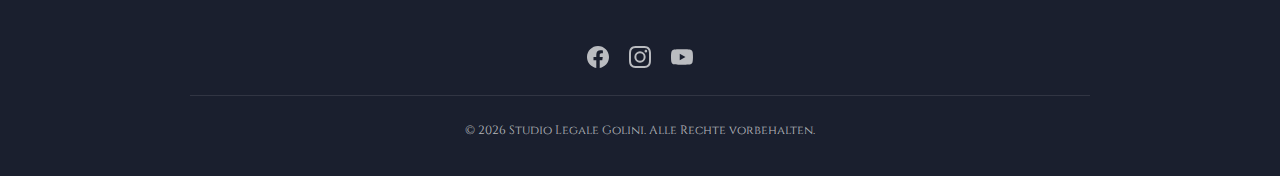
<file: standalone.html>
<!DOCTYPE html>
<html lang="de">
<head>
  <meta charset="UTF-8">
  <meta name="viewport" content="width=device-width, initial-scale=1.0">
  <title>Rechner &amp; Tools — Studio Legale Golini</title>
  <meta name="description" content="Kostenrechner, Steuerrechner, interaktive Checkliste, Problemloeser und Kontaktformular fuer Ihren Immobilienkauf in Italien. Auf Deutsch, von einem italienischen Anwalt.">
  <link rel="preconnect" href="https://fonts.googleapis.com">
  <link rel="preconnect" href="https://fonts.gstatic.com" crossorigin>
  <link href="https://fonts.googleapis.com/css2?family=Playfair+Display:wght@700;900&family=Cinzel:wght@400;500;600;700;900&display=swap" rel="stylesheet">
  <style>
    /* ============================================================
       CSS VARIABLES & RESET
       ============================================================ */
    :root {
      --primary: #3A4359;
      --primary-light: #4d5570;
      --primary-dark: #2d3447;
      --accent: #ffffff;
      --accent-hover: #e0e0e0;
      --white: #ffffff;
      --bg: #3A4359;
      --bg-light: #454d66;
      --gray-50: #F9FAFB;
      --gray-100: #f3f4f6;
      --gray-200: rgba(255,255,255,0.15);
      --gray-300: rgba(255,255,255,0.25);
      --gray-500: rgba(255,255,255,0.7);
      --gray-700: rgba(255,255,255,0.85);
      --gray-900: #1F1F1F;
      --text: #ffffff;
      --text-muted: rgba(255,255,255,0.7);
      --red: #dc2626;
      --green: #16a34a;
      --orange: #ea580c;
      --radius: 8px;
      --shadow: 0 1px 3px rgba(0,0,0,0.2), 0 1px 2px rgba(0,0,0,0.12);
      --shadow-lg: 0 10px 15px rgba(0,0,0,0.2), 0 4px 6px rgba(0,0,0,0.1);
    }
    * { box-sizing: border-box; margin: 0; padding: 0; }
    html { scroll-behavior: smooth; }
    body {
      font-family: 'Cinzel', serif;
      font-size: 18px;
      color: var(--text);
      background: var(--bg);
      line-height: 1.7;
      margin: 0;
      padding: 0;
      -webkit-font-smoothing: antialiased;
    }
    h1, h2, h3 {
      font-family: 'Playfair Display', serif;
      font-weight: 900;
    }

    /* ============================================================
       HEADER (sticky)
       ============================================================ */
    .site-header {
      position: sticky;
      top: 0;
      z-index: 100;
      background: var(--primary-dark);
      border-bottom: 1px solid rgba(255,255,255,0.1);
      padding: 0 24px;
    }
    .header-inner {
      max-width: 1100px;
      margin: 0 auto;
      display: flex;
      align-items: center;
      justify-content: space-between;
      height: 64px;
    }
    .header-logo {
      display: flex;
      align-items: center;
      gap: 12px;
      text-decoration: none;
      color: var(--white);
    }
    .header-logo-img {
      height: 44px;
      width: 44px;
      border-radius: 50%;
      object-fit: cover;
    }
    .header-logo-text {
      font-family: 'Playfair Display', serif;
      font-weight: 900;
      font-size: 1.15rem;
      letter-spacing: 0.5px;
    }
    .header-logo-text span {
      font-weight: 400;
      font-family: 'Cinzel', serif;
      font-size: 0.85rem;
      opacity: 0.7;
      display: block;
      line-height: 1.2;
    }
    .header-nav {
      display: flex;
      gap: 28px;
      list-style: none;
    }
    .header-nav a {
      color: rgba(255,255,255,0.8);
      text-decoration: none;
      font-size: 0.9rem;
      font-weight: 600;
      transition: color 0.2s;
    }
    .header-nav a:hover,
    .header-nav a.active {
      color: var(--white);
    }
    .mobile-menu-btn {
      display: none;
      background: none;
      border: none;
      color: var(--white);
      font-size: 1.5rem;
      cursor: pointer;
    }

    /* ============================================================
       HERO
       ============================================================ */
    .hero-section {
      text-align: center;
      padding: 64px 24px 56px;
      max-width: 800px;
      margin: 0 auto;
    }
    .hero-section h1 {
      font-size: 2.2rem;
      line-height: 1.3;
      margin-bottom: 16px;
      color: var(--white);
    }
    .hero-section p {
      font-size: 1.05rem;
      color: var(--text-muted);
      max-width: 600px;
      margin: 0 auto 32px;
      line-height: 1.6;
    }
    .hero-section .btn {
      font-size: 1.1rem;
      padding: 16px 40px;
    }

    /* ============================================================
       MAIN CONTAINER
       ============================================================ */
    .main-container {
      max-width: 900px;
      margin: 0 auto;
      padding: 0 24px 40px;
    }

    /* ============================================================
       TAB NAVIGATION
       ============================================================ */
    .tab-nav {
      display: flex;
      flex-wrap: wrap;
      gap: 0;
      margin: 0;
      border-bottom: 2px solid rgba(255,255,255,0.2);
      background: rgba(255,255,255,0.03);
      border-radius: 8px 8px 0 0;
    }
    .tab-btn {
      flex: 1 1 auto;
      min-width: 0;
      padding: 18px 16px;
      background: transparent;
      border: none;
      border-bottom: 3px solid transparent;
      color: var(--text-muted);
      font-family: 'Cinzel', serif;
      font-size: 1rem;
      font-weight: 700;
      cursor: pointer;
      transition: all 0.2s;
      text-align: center;
      margin-bottom: -2px;
    }
    .tab-btn:hover {
      color: var(--text);
      background: rgba(255,255,255,0.05);
    }
    .tab-btn.active {
      color: var(--text);
      border-bottom-color: var(--white);
      background: rgba(255,255,255,0.08);
    }
    .tab-panel {
      display: none;
      padding: 36px 0;
      animation: fadeIn 0.3s ease;
    }
    .tab-panel.active {
      display: block;
    }

    /* ============================================================
       FORM ELEMENTS
       ============================================================ */
    .form-group {
      margin-bottom: 24px;
    }
    .form-group label {
      display: block;
      font-weight: 700;
      color: var(--text);
      margin-bottom: 8px;
      font-size: 1rem;
    }
    .form-group .help-text {
      display: block;
      font-size: 0.9rem;
      color: var(--text-muted);
      margin-bottom: 8px;
      line-height: 1.5;
    }
    .form-group input[type="number"],
    .form-group input[type="text"],
    .form-group input[type="email"],
    .form-group input[type="tel"],
    .form-group select,
    .form-group textarea {
      width: 100%;
      padding: 14px 16px;
      border: 1px solid rgba(255,255,255,0.3);
      border-radius: var(--radius);
      font-size: 1rem;
      font-family: 'Cinzel', serif;
      background: rgba(255,255,255,0.1);
      color: var(--text);
      transition: border-color 0.2s;
    }
    .form-group textarea {
      min-height: 100px;
      resize: vertical;
      line-height: 1.5;
    }
    .form-group input::placeholder,
    .form-group textarea::placeholder {
      color: rgba(255,255,255,0.4);
    }
    .form-group select option {
      background: var(--primary);
      color: var(--text);
    }
    .form-group input:focus,
    .form-group select:focus,
    .form-group textarea:focus {
      outline: none;
      border-color: var(--accent);
      box-shadow: 0 0 0 3px rgba(255,255,255,0.2);
    }
    .form-row {
      display: grid;
      grid-template-columns: 1fr 1fr;
      gap: 16px;
    }

    /* Radio Group */
    .radio-group {
      display: flex;
      gap: 12px;
      flex-wrap: wrap;
    }
    .radio-group label {
      display: flex;
      align-items: center;
      gap: 8px;
      font-weight: 500;
      cursor: pointer;
      padding: 12px 20px;
      border: 1px solid rgba(255,255,255,0.3);
      border-radius: var(--radius);
      transition: all 0.2s;
      color: var(--text);
      font-size: 1rem;
    }
    .radio-group label:hover {
      border-color: var(--accent);
    }
    .radio-group input[type="radio"] {
      accent-color: var(--accent);
    }
    .radio-group input[type="radio"]:checked + span {
      color: var(--text);
      font-weight: 700;
    }

    /* ============================================================
       BUTTONS
       ============================================================ */
    .btn {
      display: inline-block;
      padding: 16px 32px;
      border: none;
      border-radius: var(--radius);
      font-size: 1.1rem;
      font-weight: 700;
      font-family: 'Cinzel', serif;
      cursor: pointer;
      transition: all 0.2s;
      text-align: center;
      text-decoration: none;
    }
    .btn-primary {
      background: var(--white);
      color: var(--primary);
    }
    .btn-primary:hover {
      background: var(--accent-hover);
      color: var(--primary);
    }
    .btn-outline {
      background: transparent;
      color: var(--white);
      border: 2px solid var(--white);
    }
    .btn-outline:hover {
      background: var(--white);
      color: var(--primary);
    }
    .btn-block {
      display: block;
      width: 100%;
    }
    .btn:disabled {
      opacity: 0.6;
      cursor: not-allowed;
    }

    /* ============================================================
       RESULTS TABLE
       ============================================================ */
    .results {
      margin-top: 32px;
      animation: fadeIn 0.3s ease;
    }
    .results h2 {
      font-size: 1.5rem;
      color: var(--text);
      margin-bottom: 20px;
    }
    .results-table {
      width: 100%;
      border-collapse: collapse;
      margin-bottom: 24px;
    }
    .results-table th,
    .results-table td {
      padding: 14px 16px;
      text-align: left;
      border-bottom: 1px solid rgba(255,255,255,0.15);
      font-size: 1rem;
      color: var(--text);
    }
    .results-table th {
      background: rgba(255,255,255,0.08);
      font-weight: 700;
    }
    .results-table tr:last-child td {
      border-bottom: none;
    }
    .results-table .total-row {
      background: rgba(255,255,255,0.15);
      font-weight: 700;
    }
    .results-table .total-row td {
      border-bottom: none;
      font-size: 1.05rem;
    }

    /* ============================================================
       CARDS
       ============================================================ */
    .card {
      background: rgba(255,255,255,0.08);
      border: 1px solid rgba(255,255,255,0.15);
      border-radius: var(--radius);
      padding: 24px;
      margin-bottom: 12px;
      box-shadow: var(--shadow);
      transition: all 0.2s;
    }
    .card:hover {
      box-shadow: var(--shadow-lg);
      background: rgba(255,255,255,0.12);
    }
    .card h3 { color: var(--text) !important; }
    .card p { color: var(--text-muted) !important; }

    /* ============================================================
       ACCORDION
       ============================================================ */
    .accordion-item {
      border: 1px solid rgba(255,255,255,0.15);
      border-radius: var(--radius);
      margin-bottom: 8px;
      overflow: hidden;
    }
    .accordion-header {
      display: flex;
      align-items: center;
      justify-content: space-between;
      padding: 18px 20px;
      background: rgba(255,255,255,0.05);
      cursor: pointer;
      font-weight: 700;
      font-size: 1.05rem;
      color: var(--text);
      transition: background 0.2s;
    }
    .accordion-header:hover {
      background: rgba(255,255,255,0.1);
    }
    .accordion-header .step-number {
      display: inline-flex;
      align-items: center;
      justify-content: center;
      width: 30px;
      height: 30px;
      border-radius: 50%;
      background: var(--accent);
      color: var(--primary);
      font-size: 0.85rem;
      font-weight: 700;
      margin-right: 12px;
      flex-shrink: 0;
    }
    .accordion-header .step-number.completed {
      background: var(--green);
      color: var(--white);
    }
    .accordion-header .arrow {
      transition: transform 0.2s;
      font-size: 0.8rem;
      color: var(--text-muted);
    }
    .accordion-item.open .accordion-header .arrow {
      transform: rotate(180deg);
    }
    .accordion-body {
      display: none;
      padding: 18px 20px;
      background: rgba(255,255,255,0.03);
    }
    .accordion-body p {
      color: var(--text-muted) !important;
    }
    .accordion-item.open .accordion-body {
      display: block;
    }

    /* ============================================================
       CHECKLIST (interactive checkboxes)
       ============================================================ */
    .checklist-item {
      display: flex;
      align-items: flex-start;
      gap: 10px;
      padding: 8px 0;
    }
    .checklist-item input[type="checkbox"] {
      margin-top: 4px;
      accent-color: var(--green);
      width: 18px;
      height: 18px;
      cursor: pointer;
      flex-shrink: 0;
    }
    .checklist-item label {
      cursor: pointer;
      font-size: 0.95rem;
      color: var(--text-muted);
      transition: all 0.2s;
    }
    .checklist-item input:checked + label {
      text-decoration: line-through;
      color: rgba(255,255,255,0.4);
    }

    /* Progress Bar */
    .progress-bar-container {
      margin-bottom: 24px;
      padding: 16px 20px;
      background: rgba(255,255,255,0.08);
      border-radius: var(--radius);
    }
    .progress-bar-label {
      display: flex;
      justify-content: space-between;
      margin-bottom: 8px;
      font-size: 0.9rem;
      color: var(--text-muted);
    }
    .progress-bar-label strong {
      color: var(--text);
    }
    .progress-bar-track {
      height: 8px;
      background: rgba(255,255,255,0.15);
      border-radius: 4px;
      overflow: hidden;
    }
    .progress-bar-fill {
      height: 100%;
      background: var(--green);
      border-radius: 4px;
      transition: width 0.4s ease;
      width: 0%;
    }

    /* CTA inline */
    .cta-inline {
      background: rgba(255,255,255,0.1);
      border: 1px solid rgba(255,255,255,0.2);
      border-radius: var(--radius);
      padding: 20px;
      margin: 16px 0;
      text-align: center;
    }
    .cta-inline p {
      color: var(--text-muted) !important;
      margin-bottom: 12px;
      font-size: 0.95rem;
    }

    /* ============================================================
       QUIZ (Problemloeser)
       ============================================================ */
    .quiz-step {
      display: none;
      animation: fadeIn 0.3s ease;
    }
    .quiz-step.active {
      display: block;
    }
    .quiz-step h2 {
      color: var(--text);
      margin-bottom: 8px;
    }
    .quiz-step p {
      color: var(--text-muted);
      margin-bottom: 16px;
    }
    .quiz-options {
      display: grid;
      gap: 12px;
      margin-top: 16px;
    }
    .quiz-option {
      padding: 18px 20px;
      border: 2px solid rgba(255,255,255,0.15);
      border-radius: var(--radius);
      cursor: pointer;
      transition: all 0.2s;
      font-size: 0.95rem;
      color: var(--text);
      background: rgba(255,255,255,0.05);
    }
    .quiz-option strong {
      color: var(--text);
      display: block;
      margin-bottom: 4px;
    }
    .quiz-option span {
      color: var(--text-muted) !important;
      font-size: 0.9rem;
    }
    .quiz-option:hover {
      border-color: var(--white);
      background: rgba(255,255,255,0.1);
    }
    .quiz-option.selected {
      border-color: var(--white);
      background: rgba(255,255,255,0.15);
    }
    .quiz-progress {
      display: flex;
      gap: 8px;
      margin-bottom: 24px;
    }
    .quiz-progress-dot {
      flex: 1;
      height: 4px;
      border-radius: 2px;
      background: rgba(255,255,255,0.15);
    }
    .quiz-progress-dot.active {
      background: var(--white);
    }
    .quiz-progress-dot.done {
      background: var(--green);
    }

    /* Badges */
    .badge {
      display: inline-block;
      padding: 4px 12px;
      border-radius: 20px;
      font-size: 0.8rem;
      font-weight: 700;
    }
    .badge-hoch { background: rgba(220,38,38,0.25); color: #fca5a5; border: 1px solid rgba(220,38,38,0.4); }
    .badge-mittel { background: rgba(234,88,12,0.25); color: #fdba74; border: 1px solid rgba(234,88,12,0.4); }
    .badge-niedrig { background: rgba(22,163,74,0.25); color: #86efac; border: 1px solid rgba(22,163,74,0.4); }

    /* Result Card */
    .result-card {
      background: rgba(255,255,255,0.08);
      border-left: 4px solid var(--green);
      border-radius: 0 var(--radius) var(--radius) 0;
      padding: 24px;
      margin: 24px 0;
    }
    .result-card h3 { color: var(--text); margin-bottom: 12px; }
    .result-card p { color: var(--text-muted); }
    .result-card ul { margin: 12px 0; padding-left: 20px; }
    .result-card li { margin-bottom: 6px; color: var(--text-muted); }

    /* ============================================================
       LEAD CAPTURE MODAL
       ============================================================ */
    .modal-overlay {
      display: none;
      position: fixed;
      top: 0; left: 0; right: 0; bottom: 0;
      background: rgba(0,0,0,0.6);
      z-index: 1000;
      align-items: center;
      justify-content: center;
      padding: 16px;
    }
    .modal-overlay.active {
      display: flex;
    }
    .modal {
      background: var(--primary);
      border: 1px solid rgba(255,255,255,0.2);
      border-radius: var(--radius);
      padding: 32px;
      max-width: 440px;
      width: 100%;
      box-shadow: var(--shadow-lg);
      position: relative;
    }
    .modal h3 { color: var(--text); margin-bottom: 8px; font-size: 1.15rem; }
    .modal p { color: var(--text-muted); font-size: 0.9rem; margin-bottom: 20px; }
    .modal-close {
      position: absolute;
      top: 12px; right: 16px;
      background: none;
      border: none;
      font-size: 1.5rem;
      cursor: pointer;
      color: var(--text-muted);
      line-height: 1;
    }
    .modal-close:hover { color: var(--text); }
    .gdpr-check {
      display: flex;
      align-items: flex-start;
      gap: 8px;
      margin: 16px 0 20px;
    }
    .gdpr-check input {
      margin-top: 3px;
      accent-color: var(--accent);
      flex-shrink: 0;
    }
    .gdpr-check label {
      font-size: 0.8rem;
      color: var(--text-muted);
      cursor: pointer;
    }
    .success-msg {
      display: none;
      text-align: center;
      padding: 24px;
    }
    .success-msg .checkmark { font-size: 3rem; margin-bottom: 12px; color: var(--green); }
    .success-msg h3 { color: var(--green); }
    .success-msg p { color: var(--text-muted); }

    /* ============================================================
       CTA POST-CALCOLO
       ============================================================ */
    .post-calc-cta {
      text-align: center;
      padding: 24px;
      margin-top: 24px;
      background: rgba(255,255,255,0.06);
      border: 1px dashed rgba(255,255,255,0.2);
      border-radius: var(--radius);
    }
    .post-calc-cta p {
      color: var(--text-muted);
      margin-bottom: 12px;
    }

    /* ============================================================
       LEAD MAGNET SECTION
       ============================================================ */
    .lead-magnet-section {
      background: var(--gray-50);
      border-top: none;
      border-bottom: none;
      padding: 64px 24px;
      margin-top: 48px;
      text-align: center;
    }
    .lead-magnet-section h2 {
      color: var(--primary);
    }
    .lead-magnet-section .subtitle {
      color: #555;
    }
    .lead-magnet-form input {
      background: #fff !important;
      color: var(--primary) !important;
      border-color: #ccc !important;
    }
    .lead-magnet-form input::placeholder {
      color: #999 !important;
    }
    .lead-magnet-form input:focus {
      border-color: var(--primary) !important;
      box-shadow: 0 0 0 3px rgba(58,67,89,0.15) !important;
    }
    .lead-magnet-form .btn-primary {
      background: var(--primary);
      color: #fff;
    }
    .lead-magnet-form .btn-primary:hover {
      background: var(--primary-dark);
      color: #fff;
    }
    .lead-magnet-form .gdpr-check label {
      color: #666;
    }
    .lead-magnet-inner {
      max-width: 600px;
      margin: 0 auto;
    }
    .lead-magnet-section h2 {
      font-size: 1.6rem;
      margin-bottom: 12px;
    }
    .lead-magnet-section .subtitle {
      color: var(--text-muted);
      margin-bottom: 28px;
      font-size: 1rem;
    }
    .lead-magnet-form {
      display: flex;
      flex-direction: column;
      gap: 12px;
      max-width: 400px;
      margin: 0 auto;
    }
    .lead-magnet-form input {
      padding: 14px 16px;
      border: 1px solid rgba(255,255,255,0.3);
      border-radius: var(--radius);
      font-size: 1rem;
      font-family: 'Cinzel', serif;
      background: rgba(255,255,255,0.1);
      color: var(--text);
    }
    .lead-magnet-form input::placeholder {
      color: rgba(255,255,255,0.4);
    }
    .lead-magnet-form input:focus {
      outline: none;
      border-color: var(--accent);
      box-shadow: 0 0 0 3px rgba(255,255,255,0.2);
    }

    /* ============================================================
       TRUST SECTION
       ============================================================ */
    .trust-section {
      background: #fff;
      padding: 64px 24px;
      text-align: center;
    }
    .trust-section h2 {
      font-size: 1.5rem;
      margin-bottom: 36px;
      color: var(--primary);
    }
    .trust-points {
      display: grid;
      grid-template-columns: repeat(3, 1fr);
      gap: 24px;
      max-width: 900px;
      margin: 0 auto 40px;
    }
    .trust-point {
      padding: 24px 16px;
    }
    .trust-point .trust-icon {
      margin-bottom: 16px;
      opacity: 0.85;
    }
    .trust-point .trust-icon svg {
      width: 48px;
      height: 48px;
      stroke: var(--primary);
      fill: none;
      stroke-width: 1.5;
      stroke-linecap: round;
      stroke-linejoin: round;
    }
    .trust-point h3 {
      font-size: 1.1rem;
      margin-bottom: 8px;
      color: var(--primary);
    }
    .trust-point p {
      color: #666;
      font-size: 0.9rem;
    }
    .trust-stats {
      display: flex;
      justify-content: center;
      gap: 48px;
      flex-wrap: wrap;
    }
    .trust-stat .stat-number {
      font-family: 'Playfair Display', serif;
      font-size: 2.5rem;
      font-weight: 900;
      color: var(--primary);
      display: block;
    }
    .trust-stat .stat-label {
      color: #666;
      font-size: 0.9rem;
    }

    /* ============================================================
       DISCLAIMER & FOOTER
       ============================================================ */
    .disclaimer-section {
      padding: 32px 24px;
      border-top: none;
      text-align: center;
      max-width: 700px;
      margin: 0 auto;
      background: var(--bg);
    }
    .disclaimer-section p {
      color: var(--text-muted);
      font-size: 0.8rem;
      line-height: 1.6;
    }
    .site-footer {
      background: #1a1f2e;
      padding: 48px 24px 0;
      border-top: none;
    }
    .footer-inner {
      max-width: 900px;
      margin: 0 auto;
    }
    .footer-main {
      display: flex;
      gap: 48px;
      align-items: flex-start;
      padding-bottom: 40px;
    }
    .footer-left {
      flex: 1;
    }
    .footer-right {
      flex: 1;
      text-align: center;
    }
    .footer-logo {
      display: flex;
      align-items: center;
      gap: 14px;
      margin-bottom: 28px;
    }
    .footer-logo img {
      height: 56px;
      width: 56px;
      border-radius: 50%;
      object-fit: cover;
    }
    .footer-logo-text {
      font-family: 'Playfair Display', serif;
      font-weight: 900;
      font-size: 1.1rem;
      color: var(--white);
    }
    .footer-contact-item {
      display: flex;
      align-items: flex-start;
      gap: 12px;
      margin-bottom: 16px;
      color: var(--text-muted);
      font-size: 0.85rem;
    }
    .footer-contact-item .footer-icon {
      flex-shrink: 0;
      width: 20px;
      text-align: center;
      margin-top: 2px;
      opacity: 0.7;
    }
    .footer-contact-item strong {
      color: var(--white);
      display: block;
      font-size: 0.9rem;
    }
    .footer-cta-btn {
      display: inline-block;
      margin-top: 16px;
      padding: 12px 32px;
      border: 1px solid rgba(255,255,255,0.4);
      color: var(--white);
      text-decoration: none;
      font-family: 'Cinzel', serif;
      font-size: 0.8rem;
      letter-spacing: 2px;
      text-transform: uppercase;
      transition: all 0.3s;
    }
    .footer-cta-btn:hover {
      background: rgba(255,255,255,0.1);
      border-color: rgba(255,255,255,0.6);
    }
    .footer-links {
      text-align: center;
      padding: 20px 0;
      border-top: 1px solid rgba(255,255,255,0.1);
    }
    .footer-links a {
      color: var(--text-muted);
      text-decoration: underline;
      font-size: 0.8rem;
      text-transform: uppercase;
      letter-spacing: 1px;
    }
    .footer-links a:hover { color: var(--white); }
    .footer-social {
      display: flex;
      justify-content: center;
      gap: 20px;
      padding: 16px 0;
    }
    .footer-social a {
      color: var(--text-muted);
      text-decoration: none;
      font-size: 1.1rem;
      transition: color 0.3s;
    }
    .footer-social a:hover { color: var(--white); }
    .footer-bottom {
      text-align: center;
      padding: 24px 0;
      border-top: 1px solid rgba(255,255,255,0.1);
    }
    .footer-bottom p {
      color: var(--text-muted);
      font-size: 0.8rem;
      margin-bottom: 4px;
    }
    .footer-bottom a {
      color: var(--white);
      text-decoration: underline;
    }
    @media (max-width: 768px) {
      .footer-main {
        flex-direction: column;
        gap: 32px;
      }
      .footer-right {
        text-align: center;
      }
      .footer-links-grid {
        grid-template-columns: 1fr !important;
      }
    }

    /* ============================================================
       ERROR
       ============================================================ */
    .error-msg {
      color: #ff6b6b;
      font-size: 0.85rem;
      margin-top: 4px;
    }
    #sr_exemptNote {
      background: rgba(22,163,74,0.15) !important;
      color: var(--green) !important;
      border-radius: 8px;
      padding: 16px;
      margin-bottom: 24px;
    }
    #sr_exemptNote strong { color: var(--green); }

    /* ============================================================
       TIMELINE — Premium
       ============================================================ */
    .timeline {
      position: relative;
      max-width: 800px;
      margin: 0 auto;
      padding: 20px 0;
    }
    /* Vertical center line */
    .timeline::before {
      content: '';
      position: absolute;
      left: 50%;
      top: 0;
      bottom: 0;
      width: 3px;
      background: linear-gradient(to bottom, rgba(255,255,255,0.05), rgba(255,255,255,0.15) 20%, rgba(255,255,255,0.15) 80%, rgba(255,255,255,0.05));
      transform: translateX(-50%);
    }
    /* Animated fill line */
    .timeline::after {
      content: '';
      position: absolute;
      left: 50%;
      top: 0;
      width: 3px;
      height: 0;
      background: linear-gradient(to bottom, #6B8DD6, #8E6BC6, #C66B8E);
      transform: translateX(-50%);
      transition: height 0.3s ease;
    }

    /* Timeline item */
    .tl-item {
      position: relative;
      width: 45%;
      padding: 0;
      margin-bottom: 48px;
      opacity: 0;
      transform: translateY(30px);
      transition: opacity 0.6s ease, transform 0.6s ease;
    }
    .tl-item:nth-child(odd) { margin-left: 0; text-align: right; }
    .tl-item:nth-child(even) { margin-left: 55%; text-align: left; }
    .tl-item.visible { opacity: 1; transform: translateY(0); }

    /* Card */
    .tl-card {
      position: relative;
      background: rgba(255,255,255,0.06);
      backdrop-filter: blur(12px);
      -webkit-backdrop-filter: blur(12px);
      border: 1px solid rgba(255,255,255,0.12);
      border-radius: 12px;
      padding: 24px 24px 20px;
      transition: transform 0.3s, border-color 0.3s, box-shadow 0.3s;
    }
    .tl-item:nth-child(odd) .tl-card {
      border-right: 3px solid rgba(107,141,214,0.4);
    }
    .tl-item:nth-child(even) .tl-card {
      border-left: 3px solid rgba(142,107,198,0.4);
    }
    .tl-card:hover {
      transform: translateY(-3px);
      border-color: rgba(255,255,255,0.25);
      box-shadow: 0 8px 30px rgba(0,0,0,0.2);
    }
    .tl-item:nth-child(odd) .tl-card:hover {
      border-right-color: rgba(107,141,214,0.7);
    }
    .tl-item:nth-child(even) .tl-card:hover {
      border-left-color: rgba(142,107,198,0.7);
    }
    /* Watermark number */
    .tl-card::before {
      content: attr(data-step);
      position: absolute;
      top: -14px;
      font-family: 'Playfair Display', serif;
      font-weight: 900;
      font-size: 4.5rem;
      line-height: 1;
      color: rgba(255,255,255,0.04);
      pointer-events: none;
    }
    .tl-item:nth-child(odd) .tl-card::before { right: 20px; }
    .tl-item:nth-child(even) .tl-card::before { left: 20px; }

    /* Dot on the center line */
    .tl-dot {
      position: absolute;
      top: 16px;
      width: 52px;
      height: 52px;
      background: var(--primary-dark);
      border: 3px solid rgba(255,255,255,0.2);
      border-radius: 50%;
      display: flex;
      align-items: center;
      justify-content: center;
      z-index: 2;
      transition: all 0.5s ease;
    }
    .tl-item:nth-child(odd) .tl-dot { right: -78px; }
    .tl-item:nth-child(even) .tl-dot { left: -78px; }
    .tl-item:nth-child(odd).visible .tl-dot {
      border-color: rgba(107,141,214,0.6);
      background: rgba(107,141,214,0.1);
      box-shadow: 0 0 20px rgba(107,141,214,0.15), 0 0 40px rgba(107,141,214,0.05);
    }
    .tl-item:nth-child(even).visible .tl-dot {
      border-color: rgba(142,107,198,0.6);
      background: rgba(142,107,198,0.1);
      box-shadow: 0 0 20px rgba(142,107,198,0.15), 0 0 40px rgba(142,107,198,0.05);
    }
    .tl-dot svg {
      width: 22px;
      height: 22px;
      color: rgba(255,255,255,0.35);
      transition: color 0.5s;
    }
    .tl-item.visible .tl-dot svg { color: var(--white); }

    /* Connector line from card to dot */
    .tl-card::after {
      content: '';
      position: absolute;
      top: 30px;
      width: 28px;
      height: 2px;
      background: rgba(255,255,255,0.15);
      transition: background 0.4s;
    }
    .tl-item:nth-child(odd) .tl-card::after { right: -28px; }
    .tl-item:nth-child(even) .tl-card::after { left: -28px; }
    .tl-item.visible .tl-card::after { background: rgba(255,255,255,0.3); }

    /* Final dot — house */
    .tl-dot-final {
      border-color: var(--white) !important;
      background: rgba(255,255,255,0.12) !important;
      width: 60px !important;
      height: 60px !important;
    }
    .tl-item.visible .tl-dot-final {
      box-shadow: 0 0 24px rgba(255,255,255,0.15), 0 0 48px rgba(255,255,255,0.06);
      animation: tlPulse 2s ease-in-out infinite;
    }
    .tl-dot-final svg { width: 26px !important; height: 26px !important; }
    @keyframes tlPulse {
      0%, 100% { box-shadow: 0 0 24px rgba(255,255,255,0.15), 0 0 48px rgba(255,255,255,0.06); }
      50% { box-shadow: 0 0 32px rgba(255,255,255,0.25), 0 0 60px rgba(255,255,255,0.1); }
    }

    /* Card content */
    .tl-label {
      display: inline-block;
      font-family: 'Cinzel', serif;
      font-size: 0.65rem;
      font-weight: 700;
      letter-spacing: 2px;
      text-transform: uppercase;
      color: rgba(255,255,255,0.9);
      margin-bottom: 8px;
      padding: 3px 10px;
      border-radius: 20px;
    }
    .tl-item:nth-child(odd) .tl-label {
      background: rgba(107,141,214,0.2);
    }
    .tl-item:nth-child(even) .tl-label {
      background: rgba(142,107,198,0.2);
    }
    .tl-card h3 {
      font-size: 1.1rem;
      margin-bottom: 8px;
      color: var(--white);
    }
    .tl-card p {
      color: var(--text-muted);
      font-size: 0.85rem;
      line-height: 1.65;
    }

    /* CTA in timeline */
    .tl-cta {
      position: relative;
      width: 70%;
      margin: 8px auto 48px;
      opacity: 0;
      transform: translateY(20px);
      transition: opacity 0.6s ease, transform 0.6s ease;
    }
    .tl-cta.visible { opacity: 1; transform: translateY(0); }
    .tl-cta-box {
      background: rgba(255,255,255,0.04);
      border: 1px solid rgba(255,255,255,0.2);
      border-radius: 12px;
      padding: 28px 32px;
      text-align: center;
    }
    .tl-cta-box p {
      color: var(--text-muted);
      font-size: 0.88rem;
      margin-bottom: 14px;
    }

    /* Responsive: single column on mobile */
    @media (max-width: 768px) {
      .timeline::before, .timeline::after { left: 24px; }
      .tl-item { width: calc(100% - 64px); margin-left: 64px !important; text-align: left !important; margin-bottom: 36px; }
      .tl-item:nth-child(odd) .tl-dot,
      .tl-item:nth-child(even) .tl-dot { left: -64px; right: auto; width: 44px; height: 44px; }
      .tl-dot svg { width: 18px; height: 18px; }
      .tl-dot-final { width: 50px !important; height: 50px !important; }
      .tl-dot-final svg { width: 22px !important; height: 22px !important; }
      .tl-item:nth-child(odd) .tl-dot { right: auto; }
      .tl-card::after { display: none; }
      .tl-card::before { left: 16px !important; right: auto !important; font-size: 3.5rem; }
      .tl-item:nth-child(odd) .tl-card { border-right: none; border-left: 3px solid rgba(107,141,214,0.4); }
      .tl-item:nth-child(even) .tl-card { border-left: 3px solid rgba(142,107,198,0.4); }
      .tl-card { padding: 20px 20px 16px; }
      .tl-card h3 { font-size: 1rem; }
      .tl-cta { width: calc(100% - 64px); margin-left: 64px; }
    }

    /* ============================================================
       ANIMATIONS
       ============================================================ */
    @keyframes fadeIn {
      from { opacity: 0; transform: translateY(8px); }
      to { opacity: 1; transform: translateY(0); }
    }

    /* ============================================================
       RESPONSIVE
       ============================================================ */
    @media (max-width: 768px) {
      .header-nav { display: none; }
      .header-nav.open {
        display: flex;
        flex-direction: column;
        position: absolute;
        top: 64px; left: 0; right: 0;
        background: var(--primary-dark);
        padding: 16px 24px;
        gap: 16px;
        border-bottom: 1px solid rgba(255,255,255,0.1);
      }
      .mobile-menu-btn { display: block; }
      .hero-section h1 { font-size: 1.6rem; }
      .hero-section { padding: 40px 16px 32px; }
      .trust-points { grid-template-columns: 1fr; gap: 16px; }
      .trust-stats { gap: 24px; }
      .form-row { grid-template-columns: 1fr; }
    }
    @media (max-width: 600px) {
      body { font-size: 16px; }
      .main-container { padding: 0 12px 28px; }
      .tab-nav { flex-wrap: wrap; }
      .tab-btn { flex: 1 1 30%; font-size: 0.85rem; padding: 14px 6px; }
      .form-group label { font-size: 0.95rem; }
      .form-group input[type="number"],
      .form-group input[type="text"],
      .form-group input[type="email"],
      .form-group input[type="tel"],
      .form-group select,
      .form-group textarea { font-size: 0.95rem; padding: 12px 14px; }
      .radio-group { flex-direction: column; }
      .radio-group label { font-size: 0.95rem; padding: 12px 16px; }
      .btn { font-size: 1rem; padding: 14px 24px; }
      .results-table { table-layout: fixed; }
      .results-table th, .results-table td { padding: 10px 8px; font-size: 0.85rem; word-break: break-word; }
      .accordion-header { font-size: 0.95rem; padding: 14px 16px; }
      .quiz-options { grid-template-columns: 1fr; }
      .modal { padding: 24px 16px; }
      .lead-magnet-section { padding: 40px 16px; }
      .trust-section { padding: 40px 16px; }
    }
  </style>
</head>
<body>

  <!-- ============================================================
       1. HEADER
       ============================================================ -->
  <header class="site-header">
    <div class="header-inner">
      <a href="#hero" class="header-logo">
        <img src="logo.svg" alt="Studio Legale Golini" class="header-logo-img">
        <div class="header-logo-text">Studio Legale Golini<span>Ihr Anwalt fuer Italien</span></div>
      </a>
      <button class="mobile-menu-btn" onclick="document.querySelector('.header-nav').classList.toggle('open')" aria-label="Menu">&#9776;</button>
      <nav class="header-nav">
        <a href="#tools">Rechner &amp; Tools</a>
        <a href="#tools" onclick="switchTab('kontakt')">Kontakt</a>
      </nav>
    </div>
  </header>

  <!-- ============================================================
       2. HERO
       ============================================================ -->
  <section id="hero" class="hero-section">
    <h1>Der kostenlose Werkzeugkasten fuer Ihren Immobilienkauf in Italien</h1>
    <p>Berechnen Sie Kaufnebenkosten, pruefen Sie Steuern, verfolgen Sie Ihren Fortschritt und erhalten Sie eine persoenliche Problemanalyse — entwickelt von einem italienischen Anwalt mit ueber 20 Jahren Erfahrung.</p>
    <a href="#tools" class="btn btn-primary">Jetzt starten</a>
  </section>

  <!-- ============================================================
       3. TOOL TABS
       ============================================================ -->
  <div class="main-container" id="tools">

    <div class="tab-nav">
      <button class="tab-btn active" onclick="switchTab('kostenrechner')" id="tabBtn_kostenrechner">Kosten</button>
      <button class="tab-btn" onclick="switchTab('steuerrechner')" id="tabBtn_steuerrechner">Steuern</button>
      <button class="tab-btn" onclick="switchTab('checkliste')" id="tabBtn_checkliste">Checkliste</button>
      <button class="tab-btn" onclick="switchTab('kontakt')" id="tabBtn_kontakt">Kontakt</button>
    </div>

    <!-- ============================================================
         3a. KOSTENRECHNER
         ============================================================ -->
    <div id="panel_kostenrechner" class="tab-panel active">
      <form id="kr_calcForm" onsubmit="return false;">
        <div class="form-group">
          <label for="kr_kaufpreis">Kaufpreis (EUR)</label>
          <input type="number" id="kr_kaufpreis" placeholder="z.B. 250000" min="1" required>
        </div>
        <div class="form-group">
          <label for="kr_immobilientyp">Immobilientyp</label>
          <select id="kr_immobilientyp" required>
            <option value="">-- Bitte waehlen --</option>
            <option value="erstwohnsitz">Erstwohnsitz (Prima Casa)</option>
            <option value="zweitwohnsitz">Zweitwohnsitz (Seconda Casa)</option>
            <option value="gewerbe">Gewerbeimmobilie</option>
          </select>
        </div>
        <div class="form-group">
          <label for="kr_region">Region</label>
          <select id="kr_region" required>
            <option value="">-- Bitte waehlen --</option>
            <option value="abruzzen">Abruzzen</option>
            <option value="aostatal">Aostatal</option>
            <option value="apulien">Apulien</option>
            <option value="basilikata">Basilikata</option>
            <option value="emilia-romagna">Emilia-Romagna</option>
            <option value="friaul">Friaul-Julisch Venetien</option>
            <option value="kalabrien">Kalabrien</option>
            <option value="kampanien">Kampanien</option>
            <option value="latium">Latium</option>
            <option value="ligurien">Ligurien</option>
            <option value="lombardei">Lombardei</option>
            <option value="marken">Marken</option>
            <option value="molise">Molise</option>
            <option value="piemont">Piemont</option>
            <option value="sardinien">Sardinien</option>
            <option value="sizilien">Sizilien</option>
            <option value="suedtirol">Suedtirol-Trentino</option>
            <option value="toskana">Toskana</option>
            <option value="umbrien">Umbrien</option>
            <option value="venetien">Venetien</option>
          </select>
        </div>
        <div class="form-group">
          <label>Kauferstatus</label>
          <div class="radio-group">
            <label><input type="radio" name="kr_status" value="eu" required> <span>EU-Buerger</span></label>
            <label><input type="radio" name="kr_status" value="nicht-eu"> <span>Nicht-EU-Buerger</span></label>
          </div>
        </div>
        <button type="button" class="btn btn-primary btn-block" onclick="krCalculate()">Kosten berechnen</button>
        <div id="kr_formError" class="error-msg" style="text-align:center; margin-top:8px;"></div>
      </form>

      <div id="kr_results" class="results" style="display:none;">
        <h2>Ihre Kostenaufstellung</h2>
        <table class="results-table">
          <thead><tr><th>Kostenart</th><th>Satz</th><th>Betrag</th></tr></thead>
          <tbody id="kr_resultsBody"></tbody>
        </table>
        <p style="font-size:0.8rem; color:var(--text-muted); margin-bottom:20px; font-style:italic;">
          Hinweis: Die Registersteuer wird in Italien auf den Katasterwert (Valore Catastale) berechnet, der in der Regel deutlich unter dem Kaufpreis liegt. Diese Berechnung basiert auf dem Kaufpreis und stellt daher eine konservative Schaetzung (Maximalwert) dar. Fuer eine praezise Berechnung empfehlen wir eine individuelle Analyse.
        </p>
        <div class="post-calc-cta" id="kr_postCta">
          <p>Moechten Sie diese Ergebnisse per E-Mail erhalten?</p>
          <button class="btn btn-outline" onclick="showLeadModal('kostenrechner')">Ergebnisse per E-Mail senden</button>
          <p style="margin-top:16px; font-size:0.85rem; color:var(--text-muted);">Sie haben Fragen zu den Kosten oder moechten eine individuelle Berechnung auf Basis des Katasterwerts?</p>
          <a href="#tools" onclick="switchTab('kontakt')" style="color:var(--white); font-size:0.85rem; text-decoration:underline;">Erstberatung anfragen &rarr;</a>
        </div>
      </div>
    </div>

    <!-- ============================================================
         3b. STEUERRECHNER
         ============================================================ -->
    <div id="panel_steuerrechner" class="tab-panel">
      <form id="sr_taxForm" onsubmit="return false;">
        <div class="form-group">
          <label for="sr_rendita">Katasterertrag / Rendita Catastale (EUR)</label>
          <span class="help-text">Den Katasterertrag finden Sie im Kaufvertrag oder in der Katasterbescheinigung (Visura Catastale). Falls unbekannt, schaetzen Sie ca. 500 EUR fuer eine Wohnung.</span>
          <input type="number" id="sr_rendita" placeholder="z.B. 500" min="1" required>
        </div>
        <div class="form-group">
          <label for="sr_immobilientyp">Immobilientyp</label>
          <select id="sr_immobilientyp" required>
            <option value="">-- Bitte waehlen --</option>
            <option value="wohnung">Wohnung</option>
            <option value="haus">Haus</option>
            <option value="gewerbe">Gewerbeimmobilie</option>
            <option value="grundstueck">Grundstueck</option>
          </select>
        </div>
        <div class="form-group">
          <label>Ist dies Ihr Erstwohnsitz in Italien?</label>
          <div class="radio-group">
            <label><input type="radio" name="sr_erstwohnsitz" value="ja" required> <span>Ja</span></label>
            <label><input type="radio" name="sr_erstwohnsitz" value="nein"> <span>Nein</span></label>
          </div>
          <span class="help-text" style="margin-top:6px;">Erstwohnsitz (Residenza): Sie sind in der Gemeinde gemeldet und leben dort ueberwiegend.</span>
        </div>
        <button type="button" class="btn btn-primary btn-block" onclick="srCalculateTax()">Steuern berechnen</button>
        <div id="sr_formError" class="error-msg" style="text-align:center; margin-top:8px;"></div>
      </form>

      <div id="sr_results" class="results" style="display:none;">
        <h2>Ihre jaehrliche Steuerbelastung</h2>
        <table class="results-table">
          <thead><tr><th>Steuerart</th><th>Details</th><th>Betrag / Jahr</th></tr></thead>
          <tbody id="sr_resultsBody"></tbody>
        </table>
        <div id="sr_exemptNote" style="display:none;">
          <strong>Hinweis:</strong> Als Erstwohnsitz (Prima Casa) ist Ihre Immobilie von der IMU befreit.
        </div>
        <p style="font-size:0.8rem; color:var(--text-muted); margin-bottom:20px; font-style:italic;">
          Hinweis: Rentner mit Wohnsitz im Ausland, die eine in internationaler Konvention gereifte Rente beziehen, erhalten eine Ermaessigung von 50% auf die IMU fuer eine nicht vermietete Immobilie in Italien. Die TARI variiert je nach Gemeinde &mdash; die angegebenen Werte sind Richtwerte. Fuer eine praezise Berechnung empfehlen wir eine individuelle Analyse.
        </p>
        <div class="post-calc-cta" id="sr_postCta">
          <p>Moechten Sie diese Ergebnisse per E-Mail erhalten?</p>
          <button class="btn btn-outline" onclick="showLeadModal('steuerrechner')">Ergebnisse per E-Mail senden</button>
          <p style="margin-top:16px; font-size:0.85rem; color:var(--text-muted);">Moechten Sie pruefen, ob Sie Anspruch auf Steuervorteile haben?</p>
          <a href="#tools" onclick="switchTab('kontakt')" style="color:var(--white); font-size:0.85rem; text-decoration:underline;">Erstberatung anfragen &rarr;</a>
        </div>
      </div>

      <!-- Agevolazioni Fiscali -->
      <div style="margin-top:40px; padding-top:32px; border-top:2px solid rgba(255,255,255,0.3);">
        <h2 style="color:var(--text); margin-bottom:20px;">Steuervorteile fuer Zuwanderer nach Italien</h2>
        <p style="color:var(--text-muted); margin-bottom:24px;">Italien bietet attraktive Steuervorteile fuer Personen, die ihren Wohnsitz nach Italien verlegen. Pruefen Sie, ob Sie berechtigt sind:</p>
        <div class="card" style="margin-bottom:16px;">
          <h3 style="margin-bottom:8px;">Flat Tax 7% fuer Rentner</h3>
          <p style="margin-bottom:8px;">Pauschalsteuer von nur <strong style="color:var(--text);">7%</strong> auf alle auslaendischen Einkuenfte fuer <strong style="color:var(--text);">10 Jahre</strong>.</p>
          <ul style="color:var(--text-muted); padding-left:20px; font-size:0.9rem;">
            <li>Fuer Rentner mit auslaendischer Rente</li>
            <li>Wohnsitz in Sueditalien (Gemeinde unter 20.000 Einwohner)</li>
            <li>Regionen: Sizilien, Kalabrien, Sardinien, Kampanien, Basilikata, Abruzzen, Molise, Apulien</li>
            <li>Nicht in Italien steuerlich ansaessig in den letzten 5 Jahren</li>
            <li>Befreiung von IVIE und IVAFE Vermoegenssteuer</li>
          </ul>
        </div>
        <div class="card" style="margin-bottom:16px;">
          <h3 style="margin-bottom:8px;">Regime Impatriati fuer Arbeitnehmer</h3>
          <p style="margin-bottom:8px;">Steuerbefreiung von <strong style="color:var(--text);">50%</strong> des Einkommens (60% mit Kindern) fuer <strong style="color:var(--text);">5 Jahre</strong>.</p>
          <ul style="color:var(--text-muted); padding-left:20px; font-size:0.9rem;">
            <li>Fuer qualifizierte Arbeitnehmer und Selbstaendige</li>
            <li>Maximal 600.000 EUR beguenstigtes Einkommen pro Jahr</li>
            <li>Nicht in Italien steuerlich ansaessig in den letzten 3 Jahren</li>
            <li>Verpflichtung, mindestens 4 Jahre in Italien zu bleiben</li>
          </ul>
        </div>
        <div class="card" style="margin-bottom:16px;">
          <h3 style="margin-bottom:8px;">Flat Tax fuer vermoeegende Neuzuziehende (ab 2026)</h3>
          <p style="margin-bottom:8px;">Pauschalsteuer von <strong style="color:var(--text);">300.000 EUR/Jahr</strong> auf saemtliche auslaendische Einkuenfte.</p>
          <ul style="color:var(--text-muted); padding-left:20px; font-size:0.9rem;">
            <li>Fuer Personen mit hohem Vermoegen und Auslandseinkuenften</li>
            <li>Nicht in Italien steuerlich ansaessig in 9 der letzten 10 Jahre</li>
            <li>Zusaetzlich 50.000 EUR pro Familienmitglied</li>
            <li>Italienische Einkuenfte werden normal besteuert</li>
          </ul>
        </div>
      </div>
    </div>

    <!-- ============================================================
         3c. CHECKLISTE — Visual Timeline
         ============================================================ -->
    <div id="panel_checkliste" class="tab-panel">

      <h2 style="margin-bottom:8px;">Die 9 Schritte zum Immobilienkauf in Italien</h2>
      <p style="color:var(--text-muted); margin-bottom:40px;">Von der Steuernummer bis zur Schluesseluebergabe — so laeuft ein Immobilienkauf in Italien ab.</p>

      <div class="timeline">

        <div class="tl-item">
          <div class="tl-dot">
            <svg viewBox="0 0 24 24" fill="none" stroke="currentColor" stroke-width="2"><rect x="4" y="2" width="16" height="20" rx="2"/><line x1="8" y1="6" x2="16" y2="6"/><line x1="8" y1="10" x2="16" y2="10"/><line x1="8" y1="14" x2="12" y2="14"/></svg>
          </div>
          <div class="tl-card" data-step="1">
            <span class="tl-label">Schritt 1</span>
            <h3>Steuernummer beantragen</h3>
            <p>Codice Fiscale — Voraussetzung fuer jede Transaktion in Italien. Beim Konsulat oder bei der Agenzia delle Entrate.</p>
          </div>
        </div>

        <div class="tl-item">
          <div class="tl-dot">
            <svg viewBox="0 0 24 24" fill="none" stroke="currentColor" stroke-width="2"><rect x="2" y="4" width="20" height="16" rx="2"/><line x1="2" y1="10" x2="22" y2="10"/><circle cx="17" cy="15" r="2"/></svg>
          </div>
          <div class="tl-card" data-step="2">
            <span class="tl-label">Schritt 2</span>
            <h3>Bankkonto eroeffnen</h3>
            <p>Italienisches Konto (Conto Corrente per Non Residenti) fuer Zahlungen und Ueberweisungen.</p>
          </div>
        </div>

        <div class="tl-item">
          <div class="tl-dot">
            <svg viewBox="0 0 24 24" fill="none" stroke="currentColor" stroke-width="2"><circle cx="11" cy="11" r="8"/><line x1="21" y1="21" x2="16.65" y2="16.65"/><path d="M8 8l3 3 5-5" stroke-width="1.5"/></svg>
          </div>
          <div class="tl-card" data-step="3">
            <span class="tl-label">Schritt 3</span>
            <h3>Immobilie suchen &amp; besichtigen</h3>
            <p>Online-Portale, lokale Agenturen, persoenliche Besichtigung. Umgebung und Infrastruktur pruefen.</p>
          </div>
        </div>

        <div class="tl-item">
          <div class="tl-dot">
            <svg viewBox="0 0 24 24" fill="none" stroke="currentColor" stroke-width="2"><path d="M12 22s8-4 8-10V5l-8-3-8 3v7c0 6 8 10 8 10z"/><path d="M9 12l2 2 4-4"/></svg>
          </div>
          <div class="tl-card" data-step="4">
            <span class="tl-label">Schritt 4</span>
            <h3>Due Diligence</h3>
            <p>Katasterauszug, Baukonformitaet, Grundbuch, Energieausweis — der wichtigste Schritt vor dem Kauf.</p>
          </div>
        </div>

        <!-- CTA midpoint -->
        <div class="tl-cta">
          <div class="tl-cta-box">
            <p>Ab hier wird es rechtlich komplex. Viele unserer Klienten lassen sich ab diesem Punkt begleiten.</p>
            <button class="btn btn-outline" onclick="switchTab('kontakt')" style="font-size:0.8rem; padding:10px 24px;">Unverbindlich anfragen</button>
          </div>
        </div>

        <div class="tl-item">
          <div class="tl-dot">
            <svg viewBox="0 0 24 24" fill="none" stroke="currentColor" stroke-width="2"><path d="M17 3a2.83 2.83 0 114 4L7.5 20.5 2 22l1.5-5.5L17 3z"/></svg>
          </div>
          <div class="tl-card" data-step="5">
            <span class="tl-label">Schritt 5</span>
            <h3>Vorvertrag (Compromesso)</h3>
            <p>Bindender Vorvertrag mit Preis, Bedingungen und Fristen. Anzahlung: 10–30% des Kaufpreises.</p>
          </div>
        </div>

        <div class="tl-item">
          <div class="tl-dot">
            <svg viewBox="0 0 24 24" fill="none" stroke="currentColor" stroke-width="2"><path d="M14 2H6a2 2 0 00-2 2v16a2 2 0 002 2h12a2 2 0 002-2V8z"/><polyline points="14,2 14,8 20,8"/><path d="M9 15l2 2 4-4"/></svg>
          </div>
          <div class="tl-card" data-step="6">
            <span class="tl-label">Schritt 6</span>
            <h3>Notarvertrag (Rogito)</h3>
            <p>Endgueltiger Kaufvertrag vor dem Notar. Eigentumsuebergang, Restzahlung, Steuern und Gebuehren.</p>
          </div>
        </div>

        <div class="tl-item">
          <div class="tl-dot">
            <svg viewBox="0 0 24 24" fill="none" stroke="currentColor" stroke-width="2"><polyline points="17,1 21,5 17,9"/><path d="M3 11V9a4 4 0 014-4h14"/><polyline points="7,23 3,19 7,15"/><path d="M21 13v2a4 4 0 01-4 4H3"/></svg>
          </div>
          <div class="tl-card" data-step="7">
            <span class="tl-label">Schritt 7</span>
            <h3>Eigentuemerwechsel (Voltura)</h3>
            <p>Eintragung beim Katasteramt und Grundbuchamt. Gemeinde informieren. Erledigt der Notar.</p>
          </div>
        </div>

        <div class="tl-item">
          <div class="tl-dot">
            <svg viewBox="0 0 24 24" fill="none" stroke="currentColor" stroke-width="2"><line x1="12" y1="1" x2="12" y2="23"/><path d="M17 5H9.5a3.5 3.5 0 000 7h5a3.5 3.5 0 010 7H6"/></svg>
          </div>
          <div class="tl-card" data-step="8">
            <span class="tl-label">Schritt 8</span>
            <h3>Steuervorteile pruefen</h3>
            <p>Flat Tax 7% fuer Rentner, Regime Impatriati, Prima-Casa — erhebliche Ersparnisse moeglich.</p>
          </div>
        </div>

        <div class="tl-item">
          <div class="tl-dot tl-dot-final">
            <svg viewBox="0 0 24 24" fill="none" stroke="currentColor" stroke-width="2"><path d="M3 9l9-7 9 7v11a2 2 0 01-2 2H5a2 2 0 01-2-2z"/><polyline points="9,22 9,12 15,12 15,22"/></svg>
          </div>
          <div class="tl-card" data-step="9">
            <span class="tl-label">Ziel erreicht</span>
            <h3>Schluesseluebergabe</h3>
            <p>Versorgungsvertraege umstellen, IMU und TARI anmelden, Gebaeudeversicherung abschliessen. Willkommen in Italien!</p>
          </div>
        </div>

      </div><!-- /.timeline -->

      <!-- CTA end -->
      <div style="margin-top:40px; text-align:center; padding:32px 24px; background:rgba(255,255,255,0.04); border:1px solid rgba(255,255,255,0.2); border-radius:12px;">
        <p style="font-size:0.95rem; color:var(--text-muted); margin-bottom:16px;">Wir begleiten Sie persoenlich durch jeden dieser Schritte — von der Due Diligence bis zur Schluesseluebergabe.</p>
        <button class="btn btn-outline" onclick="switchTab('kontakt')">Erstberatung anfragen</button>
      </div>
    </div>

    <!-- ============================================================
         3d. KONTAKT (wizard: quiz + form)
         ============================================================ -->
    <div id="panel_kontakt" class="tab-panel">

      <!-- Wizard Progress -->
      <div class="quiz-progress" id="wiz_progress">
        <div class="quiz-progress-dot active" id="wiz_dot1"></div>
        <div class="quiz-progress-dot" id="wiz_dot2"></div>
        <div class="quiz-progress-dot" id="wiz_dot3"></div>
        <div class="quiz-progress-dot" id="wiz_dot4"></div>
      </div>

      <!-- Step 1: Situation -->
      <div class="quiz-step active" id="wiz_step1">
        <h2>Was beschreibt Ihre Situation am besten?</h2>
        <p>Waehlen Sie die Kategorie, die Ihrem Anliegen entspricht.</p>
        <div class="quiz-options" style="grid-template-columns: 1fr 1fr;">
          <div class="quiz-option" onclick="wizSelect(1, 'kauf')">
            <strong>Immobilienkauf</strong>
            <span>Ich moechte eine Immobilie in Italien kaufen oder bin bereits im Kaufprozess.</span>
          </div>
          <div class="quiz-option" onclick="wizSelect(1, 'bauprobleme')">
            <strong>Bauliche Probleme</strong>
            <span>Nicht genehmigte Umbauten, Abuso Edilizio, fehlende Baugenehmigungen.</span>
          </div>
          <div class="quiz-option" onclick="wizSelect(1, 'erbschaft')">
            <strong>Erbschaft &amp; Nachlass</strong>
            <span>Ich habe eine Immobilie in Italien geerbt oder erwarte eine Erbschaft.</span>
          </div>
          <div class="quiz-option" onclick="wizSelect(1, 'steuern')">
            <strong>Steuerfragen</strong>
            <span>IMU, TARI, Doppelbesteuerung, Steuervorteile fuer Zuwanderer.</span>
          </div>
          <div class="quiz-option" onclick="wizSelect(1, 'mietrecht')">
            <strong>Miet- &amp; Pachtrecht</strong>
            <span>Probleme mit Mietern, Kuendigung, Sfratto, Mietvertraege.</span>
          </div>
          <div class="quiz-option" onclick="wizSelect(1, 'kataster')">
            <strong>Grundbuch &amp; Kataster</strong>
            <span>Abweichungen, fehlende Dokumente, Grenzstreitigkeiten.</span>
          </div>
        </div>
      </div>

      <!-- Step 2: Urgency -->
      <div class="quiz-step" id="wiz_step2" style="display:none;">
        <h2>Wie dringend ist Ihr Anliegen?</h2>
        <p>Dies hilft uns, die richtige Prioritaet fuer Ihre Anfrage zu setzen.</p>
        <div class="quiz-options">
          <div class="quiz-option" onclick="wizSelect(2, 'hoch')">
            <strong>Hoch <span class="badge badge-hoch">Dringend</span></strong>
            <span>Fristen laufen, Vertrag steht bevor, oder es gibt ein akutes rechtliches Problem.</span>
          </div>
          <div class="quiz-option" onclick="wizSelect(2, 'mittel')">
            <strong>Mittel <span class="badge badge-mittel">Planbar</span></strong>
            <span>Kein unmittelbarer Zeitdruck, aber ich moechte zeitnah eine Loesung.</span>
          </div>
          <div class="quiz-option" onclick="wizSelect(2, 'niedrig')">
            <strong>Niedrig <span class="badge badge-niedrig">Informativ</span></strong>
            <span>Ich informiere mich vorab und plane langfristig.</span>
          </div>
        </div>
        <a href="#" onclick="event.preventDefault();wizBack(2)" style="color:var(--white);font-size:0.85rem;text-decoration:none;display:inline-block;margin-top:20px;">&larr; Zurueck</a>
      </div>

      <!-- Step 3: Documents -->
      <div class="quiz-step" id="wiz_step3" style="display:none;">
        <h2>Haben Sie bereits Unterlagen?</h2>
        <p>Dokumente wie Kaufvertrag, Visura Catastale, Grundbuchauszug etc.</p>
        <div class="quiz-options">
          <div class="quiz-option" onclick="wizSelect(3, 'ja')">
            <strong>Ja</strong>
            <span>Ich habe die relevanten Unterlagen vorliegen.</span>
          </div>
          <div class="quiz-option" onclick="wizSelect(3, 'teilweise')">
            <strong>Teilweise</strong>
            <span>Ich habe einige Dokumente, bin mir aber nicht sicher, ob alles vollstaendig ist.</span>
          </div>
          <div class="quiz-option" onclick="wizSelect(3, 'nein')">
            <strong>Nein</strong>
            <span>Ich habe noch keine Unterlagen oder weiss nicht, welche ich brauche.</span>
          </div>
        </div>
        <a href="#" onclick="event.preventDefault();wizBack(3)" style="color:var(--white);font-size:0.85rem;text-decoration:none;display:inline-block;margin-top:20px;">&larr; Zurueck</a>
      </div>

      <!-- Step 4: Contact Form -->
      <div class="quiz-step" id="wiz_step4" style="display:none;">
        <h2 style="margin-bottom:8px;">Fast geschafft — Ihre Kontaktdaten</h2>
        <p style="color:var(--text-muted); margin-bottom:24px;">Wir melden uns innerhalb von 48 Stunden bei Ihnen.</p>

        <!-- Summary of selections -->
        <div id="wiz_summary" class="result-card" style="margin-bottom:24px;"></div>

        <form id="kontaktForm" onsubmit="return false;">
          <div class="form-row">
            <div class="form-group">
              <label for="kf_anrede">Anrede</label>
              <select id="kf_anrede">
                <option value="">-- Bitte waehlen --</option>
                <option value="Herr">Herr</option>
                <option value="Frau">Frau</option>
              </select>
            </div>
            <div class="form-group">
              <label for="kf_name">Vor- und Nachname *</label>
              <input type="text" id="kf_name" placeholder="Max Mustermann" required>
            </div>
          </div>
          <div class="form-row">
            <div class="form-group">
              <label for="kf_email">E-Mail-Adresse *</label>
              <input type="email" id="kf_email" placeholder="ihre@email.de" required>
            </div>
            <div class="form-group">
              <label for="kf_telefon">Telefonnummer</label>
              <input type="tel" id="kf_telefon" placeholder="+49 170 1234567">
            </div>
          </div>
          <div class="form-row">
            <div class="form-group">
              <label for="kf_region">Region (falls bekannt)</label>
              <select id="kf_region">
                <option value="">-- Optional --</option>
                <option value="abruzzen">Abruzzen</option>
                <option value="aostatal">Aostatal</option>
                <option value="apulien">Apulien</option>
                <option value="basilikata">Basilikata</option>
                <option value="emilia-romagna">Emilia-Romagna</option>
                <option value="friaul">Friaul-Julisch Venetien</option>
                <option value="kalabrien">Kalabrien</option>
                <option value="kampanien">Kampanien</option>
                <option value="latium">Latium</option>
                <option value="ligurien">Ligurien</option>
                <option value="lombardei">Lombardei</option>
                <option value="marken">Marken</option>
                <option value="molise">Molise</option>
                <option value="piemont">Piemont</option>
                <option value="sardinien">Sardinien</option>
                <option value="sizilien">Sizilien</option>
                <option value="suedtirol">Suedtirol-Trentino</option>
                <option value="toskana">Toskana</option>
                <option value="umbrien">Umbrien</option>
                <option value="venetien">Venetien</option>
              </select>
            </div>
            <div class="form-group">
              <label for="kf_budget">Budget (falls bekannt)</label>
              <select id="kf_budget">
                <option value="">-- Optional --</option>
                <option value="unter-100000">Unter 100.000 EUR</option>
                <option value="100000-200000">100.000 - 200.000 EUR</option>
                <option value="200000-400000">200.000 - 400.000 EUR</option>
                <option value="400000-700000">400.000 - 700.000 EUR</option>
                <option value="ueber-700000">Ueber 700.000 EUR</option>
              </select>
            </div>
          </div>
          <div class="form-group">
            <label for="kf_beschreibung">Beschreibung Ihres Anliegens</label>
            <textarea id="kf_beschreibung" placeholder="Beschreiben Sie kurz Ihre Situation..."></textarea>
          </div>

          <div id="kf_unterlagen_hint" style="display:none; margin-bottom:16px;">
            <div class="form-group">
              <label for="kf_files" style="margin-bottom:8px; display:block;"><strong>Unterlagen hochladen</strong></label>
              <p style="font-size:0.8rem; color:var(--text-muted); margin-bottom:10px;">Akzeptierte Formate: PDF, JPG, PNG, DOC, DOCX — max. 10 MB pro Datei</p>
              <input type="file" id="kf_files" multiple accept=".pdf,.jpg,.jpeg,.png,.doc,.docx" style="display:none;">
              <button type="button" onclick="document.getElementById('kf_files').click()" style="background:rgba(255,255,255,0.08); border:1px solid rgba(255,255,255,0.2); border-radius:8px; padding:12px 18px; color:var(--white); font-size:0.85rem; cursor:pointer; font-family:'Cinzel',serif;">Dateien auswaehlen</button>
              <span id="kf_files_label" style="margin-left:12px; font-size:0.85rem; color:var(--text-muted);">Keine Dateien ausgewaehlt</span>
              <div id="kf_upload_status" style="margin-top:8px; font-size:0.8rem; color:var(--text-muted);"></div>
            </div>
          </div>

          <div class="gdpr-check">
            <input type="checkbox" id="kf_dsgvo" required>
            <label for="kf_dsgvo">Ich stimme der Verarbeitung meiner personenbezogenen Daten gemaess der <a href="https://www.avvocatogolini.it/privacy/" target="_blank" rel="noopener" style="color:var(--white);cursor:pointer;">Datenschutzerklaerung</a> zu. Meine Daten werden ausschliesslich zur Bearbeitung meiner Anfrage verwendet. *</label>
          </div>

          <div id="kf_error" class="error-msg" style="text-align:center; margin-bottom:12px;"></div>
          <button type="button" class="btn btn-primary btn-block" id="kf_submitBtn" onclick="submitKontaktForm()">Anfrage senden</button>
          <div style="text-align:center; margin-top:12px;">
            <a href="#" onclick="event.preventDefault();wizBack(4)" style="color:var(--white);font-size:0.85rem;text-decoration:none;">&larr; Zurueck</a>
          </div>
        </form>

        <div id="kf_success" class="success-msg" style="margin-top:24px;">
          <div class="checkmark">&#10003;</div>
          <h3>Vielen Dank fuer Ihre Anfrage!</h3>
          <p>Wir haben Ihre Nachricht erhalten und melden uns innerhalb von 48 Stunden bei Ihnen.</p>
        </div>
      </div>

    </div>

  </div><!-- /.main-container -->

  <!-- ============================================================
       4. LEAD MAGNET
       ============================================================ -->
  <section class="lead-magnet-section">
    <div class="lead-magnet-inner">
      <h2>Kostenloser Leitfaden zum Download</h2>
      <p class="subtitle">Der komplette Ratgeber zum Immobilienkauf in Italien — 30 Seiten, PDF. Von der Suche bis zur Schluesseluebergabe, mit Checklisten und Steuer-Tipps.</p>
      <div class="lead-magnet-form" id="pdfForm">
        <input type="text" id="pdf_name" placeholder="Ihr Name">
        <input type="email" id="pdf_email" placeholder="Ihre E-Mail-Adresse">
        <div class="gdpr-check" style="margin:0;">
          <input type="checkbox" id="pdf_dsgvo">
          <label for="pdf_dsgvo" style="font-size:0.8rem; color:var(--text-muted);">Ich stimme der Verarbeitung meiner Daten gemaess der Datenschutzerklaerung zu.</label>
        </div>
        <div id="pdf_error" class="error-msg" style="text-align:center;"></div>
        <button class="btn btn-primary" onclick="submitPdfForm()">Leitfaden anfordern</button>
      </div>
      <div id="pdf_success" class="success-msg" style="margin-top:16px;">
        <div class="checkmark">&#10003;</div>
        <h3>Vielen Dank!</h3>
        <p>Sie erhalten den Ratgeber in Kuerze per E-Mail.</p>
      </div>
    </div>
  </section>

  <!-- ============================================================
       5. TRUST SECTION
       ============================================================ -->
  <section class="trust-section">
    <h2>Ergebnisse, die fuer sich sprechen</h2>
    <div class="trust-stats" style="margin-bottom:48px;">
      <div class="trust-stat">
        <span class="stat-number">500+</span>
        <span class="stat-label">begleitete Immobilienkaeufe</span>
      </div>
      <div class="trust-stat">
        <span class="stat-number">240+</span>
        <span class="stat-label">internationale Klienten</span>
      </div>
      <div class="trust-stat">
        <span class="stat-number">20+</span>
        <span class="stat-label">Partner &amp; Fachleute in Italien</span>
      </div>
      <div class="trust-stat">
        <span class="stat-number">98%</span>
        <span class="stat-label">Erfolgsquote</span>
      </div>
    </div>
    <div class="trust-points">
      <div class="trust-point">
        <div class="trust-icon"><svg viewBox="0 0 48 48"><circle cx="24" cy="24" r="22" fill="none" stroke="var(--primary)" stroke-width="1.5" opacity="0.2"/><path d="M24 8L10 16v1h28v-1L24 8z" fill="none"/><rect x="14" y="19" width="3" height="14" rx="1" fill="none"/><rect x="22.5" y="19" width="3" height="14" rx="1" fill="none"/><rect x="31" y="19" width="3" height="14" rx="1" fill="none"/><path d="M8 35h32v2H8z" fill="none"/><path d="M12 17h24" stroke-width="1"/></svg></div>
        <h3>20+ Jahre Erfahrung</h3>
        <p>Spezialisiert auf internationales Immobilienrecht in Italien seit ueber zwei Jahrzehnten.</p>
      </div>
      <div class="trust-point">
        <div class="trust-icon"><svg viewBox="0 0 48 48"><circle cx="24" cy="24" r="22" fill="none" stroke="var(--primary)" stroke-width="1.5" opacity="0.2"/><path d="M14 14h14c1.1 0 2 .9 2 2v10c0 1.1-.9 2-2 2h-6l-6 5v-5h-2c-1.1 0-2-.9-2-2V16c0-1.1.9-2 2-2z" fill="none"/><path d="M20 20h8M20 24h5" stroke-width="1.2"/><text x="33" y="22" text-anchor="middle" font-size="9" font-weight="800" fill="var(--primary)" stroke="none" font-family="sans-serif">DE</text></svg></div>
        <h3>Beratung auf Deutsch</h3>
        <p>Von der ersten Anfrage bis zur Schluesseluebergabe — wir begleiten Sie persoenlich und auf Deutsch.</p>
      </div>
      <div class="trust-point">
        <div class="trust-icon"><svg viewBox="0 0 48 48"><circle cx="24" cy="24" r="22" fill="none" stroke="var(--primary)" stroke-width="1.5" opacity="0.2"/><path d="M24 10a14 14 0 110 28 14 14 0 010-28z" fill="none" stroke-width="1.5"/><path d="M16 24l5 5 11-11" stroke-width="2.5" stroke-linecap="round" stroke-linejoin="round"/></svg></div>
        <h3>Vom Anfang bis zur Uebergabe</h3>
        <p>Komplettbetreuung: Due Diligence, Vertraege, Notar, Steueroptimierung.</p>
      </div>
    </div>
  </section>

  <!-- ============================================================
       6. DISCLAIMER & FOOTER
       ============================================================ -->
  <div class="disclaimer-section">
    <p><strong>Haftungsausschluss:</strong> Dieses Tool stellt keine rechtliche Beratung dar. Alle Berechnungen und Informationen dienen ausschliesslich der unverbindlichen Erstorientierung. Die tatsaechlichen Kosten und Steuern koennen je nach individueller Situation, Gemeinde und aktueller Gesetzgebung abweichen. Fuer eine verbindliche und auf Ihre Situation zugeschnittene Auskunft <a href="#tools" onclick="switchTab('kontakt')" style="color:var(--white);text-decoration:underline;cursor:pointer;">kontaktieren Sie uns direkt</a> — wir beraten Sie persoenlich und auf Deutsch. Stand: Februar 2026.</p>
  </div>
  <footer class="site-footer">
    <div class="footer-inner">
      <div class="footer-main">
        <div class="footer-left">
          <div class="footer-logo">
            <img src="logo.svg" alt="Studio Legale Golini">
            <span class="footer-logo-text">Studio Legale Golini</span>
          </div>
          <div class="footer-contact-item">
            <span class="footer-icon">
              <svg width="16" height="16" viewBox="0 0 24 24" fill="none" stroke="rgba(255,255,255,0.6)" stroke-width="2" stroke-linecap="round" stroke-linejoin="round"><path d="M21 10c0 7-9 13-9 13s-9-6-9-13a9 9 0 0118 0z"/><circle cx="12" cy="10" r="3"/></svg>
            </span>
            <div>
              <strong>Via Nicola Fabrizi 185</strong>
              65122 Pescara
            </div>
          </div>
          <div class="footer-contact-item">
            <span class="footer-icon">
              <svg width="16" height="16" viewBox="0 0 24 24" fill="none" stroke="rgba(255,255,255,0.6)" stroke-width="2" stroke-linecap="round" stroke-linejoin="round"><path d="M22 16.92v3a2 2 0 01-2.18 2 19.79 19.79 0 01-8.63-3.07 19.5 19.5 0 01-6-6 19.79 19.79 0 01-3.07-8.67A2 2 0 014.11 2h3a2 2 0 012 1.72c.127.96.361 1.903.7 2.81a2 2 0 01-.45 2.11L8.09 9.91a16 16 0 006 6l1.27-1.27a2 2 0 012.11-.45c.907.339 1.85.573 2.81.7A2 2 0 0122 16.92z"/></svg>
            </span>
            <div>
              <strong>Telefon</strong>
              +39 085 4226105
            </div>
          </div>
          <div class="footer-contact-item">
            <span class="footer-icon">
              <svg width="16" height="16" viewBox="0 0 24 24" fill="none" stroke="rgba(255,255,255,0.6)" stroke-width="2" stroke-linecap="round" stroke-linejoin="round"><path d="M21 10c0 7-9 13-9 13s-9-6-9-13a9 9 0 0118 0z"/><circle cx="12" cy="10" r="3"/></svg>
            </span>
            <div>
              <strong>Via Sistina 121</strong>
              00187 Roma
            </div>
          </div>
          <div class="footer-contact-item">
            <span class="footer-icon">
              <svg width="16" height="16" viewBox="0 0 24 24" fill="none" stroke="rgba(255,255,255,0.6)" stroke-width="2" stroke-linecap="round" stroke-linejoin="round"><path d="M22 16.92v3a2 2 0 01-2.18 2 19.79 19.79 0 01-8.63-3.07 19.5 19.5 0 01-6-6 19.79 19.79 0 01-3.07-8.67A2 2 0 014.11 2h3a2 2 0 012 1.72c.127.96.361 1.903.7 2.81a2 2 0 01-.45 2.11L8.09 9.91a16 16 0 006 6l1.27-1.27a2 2 0 012.11-.45c.907.339 1.85.573 2.81.7A2 2 0 0122 16.92z"/></svg>
            </span>
            <div>
              <strong>Telefon</strong>
              +39 06 47818444
            </div>
          </div>
          <div class="footer-contact-item">
            <span class="footer-icon">
              <svg width="16" height="16" viewBox="0 0 24 24" fill="none" stroke="rgba(255,255,255,0.6)" stroke-width="2" stroke-linecap="round" stroke-linejoin="round"><path d="M4 4h16c1.1 0 2 .9 2 2v12c0 1.1-.9 2-2 2H4c-1.1 0-2-.9-2-2V6c0-1.1.9-2 2-2z"/><polyline points="22,6 12,13 2,6"/></svg>
            </span>
            <div>
              <strong>E-Mail</strong>
              <a href="mailto:info@avvocatogolini.it" style="color:var(--text-muted);text-decoration:underline;">info@avvocatogolini.it</a>
            </div>
          </div>
        </div>
        <div class="footer-right">
          <h3 style="font-size:1.2rem; margin-bottom:20px;">Unsere Kanzleistandorte in Italien</h3>
          <div style="width:100%;border-radius:14px;overflow:hidden;box-shadow:0 10px 30px rgba(0,0,0,0.15);">
            <iframe src="https://www.google.com/maps/d/u/1/embed?mid=1yfT06wK5MsWrJk4GIi9LRILqu55LuEU&ehbc=2E312F" width="100%" height="320" style="border:0;display:block;" loading="lazy" referrerpolicy="no-referrer-when-downgrade" allowfullscreen></iframe>
          </div>
          <a href="#tools" onclick="switchTab('kontakt')" class="footer-cta-btn" style="margin-top:20px;">Kontakt aufnehmen</a>
        </div>
      </div>
      <div class="footer-links" style="text-align:center;padding:20px 0;border-top:1px solid rgba(255,255,255,0.08);">
        <a href="https://www.avvocatogolini.it/privacy/" target="_blank" rel="noopener" style="color:rgba(255,255,255,0.5);text-decoration:none;font-size:0.8rem;letter-spacing:1px;text-transform:uppercase;">Informativa sulla Privacy e sui Cookie</a>
      </div>
      <div class="footer-social" style="padding:24px 0 16px;">
        <a href="https://www.facebook.com/avvocatogolini" target="_blank" rel="noopener" aria-label="Facebook">
          <svg width="22" height="22" fill="currentColor" viewBox="0 0 24 24"><path d="M24 12.073c0-6.627-5.373-12-12-12s-12 5.373-12 12c0 5.99 4.388 10.954 10.125 11.854v-8.385H7.078v-3.47h3.047V9.43c0-3.007 1.792-4.669 4.533-4.669 1.312 0 2.686.235 2.686.235v2.953H15.83c-1.491 0-1.956.925-1.956 1.874v2.25h3.328l-.532 3.47h-2.796v8.385C19.612 23.027 24 18.062 24 12.073z"/></svg>
        </a>
        <a href="https://www.instagram.com/studio_legale_golini/" target="_blank" rel="noopener" aria-label="Instagram">
          <svg width="22" height="22" fill="currentColor" viewBox="0 0 24 24"><path d="M12 2.163c3.204 0 3.584.012 4.85.07 3.252.148 4.771 1.691 4.919 4.919.058 1.265.069 1.645.069 4.849 0 3.205-.012 3.584-.069 4.849-.149 3.225-1.664 4.771-4.919 4.919-1.266.058-1.644.07-4.85.07-3.204 0-3.584-.012-4.849-.07-3.26-.149-4.771-1.699-4.919-4.92-.058-1.265-.07-1.644-.07-4.849 0-3.204.013-3.583.07-4.849.149-3.227 1.664-4.771 4.919-4.919 1.266-.057 1.645-.069 4.849-.069zM12 0C8.741 0 8.333.014 7.053.072 2.695.272.273 2.69.073 7.052.014 8.333 0 8.741 0 12c0 3.259.014 3.668.072 4.948.2 4.358 2.618 6.78 6.98 6.98C8.333 23.986 8.741 24 12 24c3.259 0 3.668-.014 4.948-.072 4.354-.2 6.782-2.618 6.979-6.98.059-1.28.073-1.689.073-4.948 0-3.259-.014-3.667-.072-4.947-.196-4.354-2.617-6.78-6.979-6.98C16.67.014 16.259 0 12 0zm0 5.838a6.162 6.162 0 100 12.324 6.162 6.162 0 000-12.324zM12 16a4 4 0 110-8 4 4 0 010 8zm6.406-11.845a1.44 1.44 0 100 2.881 1.44 1.44 0 000-2.881z"/></svg>
        </a>
        <a href="https://www.youtube.com/@StudioLegaleGolini" target="_blank" rel="noopener" aria-label="YouTube">
          <svg width="22" height="22" fill="currentColor" viewBox="0 0 24 24"><path d="M23.498 6.186a3.016 3.016 0 00-2.122-2.136C19.505 3.545 12 3.545 12 3.545s-7.505 0-9.377.505A3.017 3.017 0 00.502 6.186C0 8.07 0 12 0 12s0 3.93.502 5.814a3.016 3.016 0 002.122 2.136c1.871.505 9.376.505 9.376.505s7.505 0 9.377-.505a3.015 3.015 0 002.122-2.136C24 15.93 24 12 24 12s0-3.93-.502-5.814zM9.545 15.568V8.432L15.818 12l-6.273 3.568z"/></svg>
        </a>
      </div>
      <div class="footer-bottom">
        <p style="margin-bottom:12px; font-size:0.75rem;">&copy; 2026 Studio Legale Golini. Alle Rechte vorbehalten.</p>
      </div>
    </div>
  </footer>

  <!-- ============================================================
       LEAD CAPTURE MODAL
       ============================================================ -->
  <div id="leadModal" class="modal-overlay">
    <div class="modal">
      <button class="modal-close" onclick="hideLeadModal()">&times;</button>
      <div id="modalForm">
        <h3>Ergebnisse per E-Mail erhalten</h3>
        <p>Geben Sie Ihre E-Mail-Adresse ein und wir senden Ihnen eine detaillierte Aufstellung zu.</p>
        <div class="form-group">
          <input type="text" id="modalName" placeholder="Ihr Name" style="margin-bottom:10px;">
          <input type="email" id="modalEmail" placeholder="ihre@email.de">
        </div>
        <div class="gdpr-check">
          <input type="checkbox" id="modalGdpr">
          <label for="modalGdpr">Ich stimme der Verarbeitung meiner Daten gemaess der Datenschutzerklaerung zu.</label>
        </div>
        <div id="modalError" class="error-msg"></div>
        <button id="modalSubmitBtn" class="btn btn-primary btn-block" onclick="submitLeadModal()">Absenden</button>
      </div>
      <div id="modalSuccess" class="success-msg">
        <div class="checkmark">&#10003;</div>
        <h3>Vielen Dank!</h3>
        <p>Sie erhalten die detaillierten Ergebnisse in Kuerze per E-Mail.</p>
      </div>
    </div>
  </div>

  <!-- ============================================================
       ALL JAVASCRIPT
       ============================================================ -->
  <script>
    // ============================================================
    // CONFIG
    // ============================================================
    var WEBHOOK_URL = 'https://n8n-production-87eb.up.railway.app/webhook/lead-capture';
    var CONTACT_URL = 'https://n8n-production-87eb.up.railway.app/webhook/lead-capture';
    var NOTIFY_EMAIL = 'info@avvocatogolini.it';
    var CLOUDINARY_CLOUD = 'dgk9zdsef';
    var CLOUDINARY_PRESET = 'italien-immobilien.italienischeranwalt.com';
    var ALLOWED_TYPES = ['application/pdf','image/jpeg','image/png','application/msword','application/vnd.openxmlformats-officedocument.wordprocessingml.document'];
    var MAX_FILE_SIZE = 10 * 1024 * 1024; // 10 MB

    // ============================================================
    // TAB SWITCHING
    // ============================================================
    var activeTab = 'kostenrechner';

    function switchTab(tabName) {
      activeTab = tabName;
      var btns = document.querySelectorAll('.tab-btn');
      for (var i = 0; i < btns.length; i++) btns[i].classList.remove('active');
      document.getElementById('tabBtn_' + tabName).classList.add('active');
      var panels = document.querySelectorAll('.tab-panel');
      for (var j = 0; j < panels.length; j++) panels[j].classList.remove('active');
      document.getElementById('panel_' + tabName).classList.add('active');
      window.scrollTo({ top: document.getElementById('tools').offsetTop - 80, behavior: 'smooth' });
      // Reset wizard when entering Kontakt (if not already at step 4)
      if (tabName === 'kontakt' && !wizData.unterlagen) wizReset();
    }

    // ============================================================
    // HELPERS
    // ============================================================
    function formatEUR(amount) {
      return new Intl.NumberFormat('de-DE', { style: 'currency', currency: 'EUR', minimumFractionDigits: 0, maximumFractionDigits: 0 }).format(amount);
    }
    function formatPercent(value) {
      return new Intl.NumberFormat('de-DE', { style: 'percent', minimumFractionDigits: 1, maximumFractionDigits: 2 }).format(value);
    }
    function validateEmail(email) {
      return /^[^\s@]+@[^\s@]+\.[^\s@]+$/.test(email);
    }

    // ============================================================
    // localStorage HELPERS
    // ============================================================
    function saveToStorage(key, val) {
      try { localStorage.setItem('iit_' + key, JSON.stringify(val)); } catch(e) {}
    }
    function loadFromStorage(key) {
      try { var v = localStorage.getItem('iit_' + key); return v ? JSON.parse(v) : null; } catch(e) { return null; }
    }

    // ============================================================
    // KOSTENRECHNER
    // ============================================================
    function krCalculate() {
      var kaufpreis = parseFloat(document.getElementById('kr_kaufpreis').value);
      var typ = document.getElementById('kr_immobilientyp').value;
      var region = document.getElementById('kr_region').value;
      var statusEl = document.querySelector('input[name="kr_status"]:checked');
      var errorEl = document.getElementById('kr_formError');

      if (!kaufpreis || kaufpreis <= 0) { errorEl.textContent = 'Bitte geben Sie einen gueltigen Kaufpreis ein.'; return; }
      if (!typ) { errorEl.textContent = 'Bitte waehlen Sie den Immobilientyp.'; return; }
      if (!region) { errorEl.textContent = 'Bitte waehlen Sie eine Region.'; return; }
      if (!statusEl) { errorEl.textContent = 'Bitte waehlen Sie Ihren Kauferstatus.'; return; }
      errorEl.textContent = '';

      var registersteuerRate, registersteuerLabel;
      if (typ === 'erstwohnsitz') { registersteuerRate = 0.02; registersteuerLabel = 'Registersteuer (2%)'; }
      else if (typ === 'zweitwohnsitz') { registersteuerRate = 0.09; registersteuerLabel = 'Registersteuer (9%)'; }
      else { registersteuerRate = 0.22; registersteuerLabel = 'MwSt./IVA (22%)'; }

      var registersteuer = kaufpreis * registersteuerRate;
      if (typ !== 'gewerbe' && registersteuer < 1000) registersteuer = 1000;

      var imposteFisse = (typ === 'gewerbe') ? 600 : 100;
      var imposteFisseLabel = (typ === 'gewerbe') ? 'Register-, Hypotheken- und Katastersteuer (pauschal)' : 'Hypotheken- und Katastersteuer (pauschal)';

      var notarRate = kaufpreis <= 500000 ? 0.01 : 0.005;
      var notarkosten = Math.max(kaufpreis * notarRate, 2000);
      var notarLabel = kaufpreis <= 500000 ? 'Notarkosten (ca. 1%)' : 'Notarkosten (ca. 0,5%)';

      var maklerRate = 0.0366;
      var maklerkosten = kaufpreis * maklerRate;
      var uebersetzung = 1500;
      var anwaltRate = 0.015;
      var anwaltskosten = Math.max(kaufpreis * anwaltRate, 2000);
      var anwaltLabel = anwaltskosten === 2000 ? 'Anwaltskosten (Min. 2.000)' : 'Anwaltskosten (1,5%)';

      var gesamt = registersteuer + imposteFisse + notarkosten + maklerkosten + uebersetzung + anwaltskosten;
      var gesamtMitKauf = kaufpreis + gesamt;

      if (typ !== 'gewerbe' && kaufpreis * registersteuerRate < 1000) registersteuerLabel += ' (Mindestbetrag)';

      var rows = [
        [registersteuerLabel, formatPercent(registersteuerRate), formatEUR(registersteuer)],
        [imposteFisseLabel, 'Pauschal', formatEUR(imposteFisse)],
        [notarLabel, formatPercent(notarRate), formatEUR(notarkosten)],
        ['Maklergebuehren (3% + MwSt.)', '3,66%', formatEUR(maklerkosten)],
        ['Uebersetzung & Apostille', 'Pauschal', formatEUR(uebersetzung)],
        [anwaltLabel, formatPercent(anwaltRate), formatEUR(anwaltskosten)]
      ];

      var html = '';
      rows.forEach(function(row) { html += '<tr><td>' + row[0] + '</td><td>' + row[1] + '</td><td>' + row[2] + '</td></tr>'; });
      html += '<tr class="total-row"><td>Nebenkosten gesamt</td><td></td><td>' + formatEUR(gesamt) + '</td></tr>';
      html += '<tr class="total-row"><td><strong>Gesamtkosten inkl. Kaufpreis</strong></td><td></td><td><strong>' + formatEUR(gesamtMitKauf) + '</strong></td></tr>';

      document.getElementById('kr_resultsBody').innerHTML = html;
      document.getElementById('kr_results').style.display = 'block';
      document.getElementById('kr_results').scrollIntoView({ behavior: 'smooth' });

      // Save to localStorage for form pre-fill
      saveToStorage('calc_data', { kaufpreis: kaufpreis, typ: typ, region: region, status: statusEl.value });
    }

    // ============================================================
    // STEUERRECHNER
    // ============================================================
    var SR_MULTIPLIERS = { 'wohnung': 160, 'haus': 160, 'gewerbe': 65, 'grundstueck': 135 };
    var SR_TARI_ESTIMATES = { 'wohnung': 250, 'haus': 350, 'gewerbe': 400, 'grundstueck': 100 };
    var SR_TYPE_LABELS = { 'wohnung': 'Wohnung', 'haus': 'Haus', 'gewerbe': 'Gewerbe', 'grundstueck': 'Grundstueck' };

    function srCalculateTax() {
      var rendita = parseFloat(document.getElementById('sr_rendita').value);
      var typ = document.getElementById('sr_immobilientyp').value;
      var erstwohnsitzEl = document.querySelector('input[name="sr_erstwohnsitz"]:checked');
      var errorEl = document.getElementById('sr_formError');

      if (!rendita || rendita <= 0) { errorEl.textContent = 'Bitte geben Sie den Katasterertrag ein.'; return; }
      if (!typ) { errorEl.textContent = 'Bitte waehlen Sie den Immobilientyp.'; return; }
      if (!erstwohnsitzEl) { errorEl.textContent = 'Bitte geben Sie an, ob es Ihr Erstwohnsitz ist.'; return; }
      errorEl.textContent = '';

      var isErstwohnsitz = erstwohnsitzEl.value === 'ja';
      var multiplier = SR_MULTIPLIERS[typ];
      var aliquota = 0.0086;

      var imu = 0, imuDetails = '';
      if (isErstwohnsitz) {
        imu = 0; imuDetails = 'Befreit (Erstwohnsitz)';
        document.getElementById('sr_exemptNote').style.display = 'block';
      } else {
        imu = rendita * 1.05 * multiplier * aliquota;
        imuDetails = 'Rendita ' + formatEUR(rendita) + ' x 1,05 x ' + multiplier + ' x 0,86%';
        document.getElementById('sr_exemptNote').style.display = 'none';
      }

      var tari = SR_TARI_ESTIMATES[typ];
      var gesamt = imu + tari;

      var html = '';
      html += '<tr><td>IMU (Gemeindesteuer)</td><td>' + imuDetails + '</td><td>' + formatEUR(imu) + '</td></tr>';
      html += '<tr><td>TARI (Abfallgebuehr)</td><td>Schaetzung fuer ' + SR_TYPE_LABELS[typ] + '</td><td>ca. ' + formatEUR(tari) + '</td></tr>';
      html += '<tr class="total-row"><td><strong>Jaehrliche Gesamtbelastung</strong></td><td></td><td><strong>' + formatEUR(gesamt) + '</strong></td></tr>';

      document.getElementById('sr_resultsBody').innerHTML = html;
      document.getElementById('sr_results').style.display = 'block';
      document.getElementById('sr_results').scrollIntoView({ behavior: 'smooth' });

      saveToStorage('tax_data', { rendita: rendita, typ: typ, erstwohnsitz: erstwohnsitzEl.value });
    }

    // ============================================================
    // TIMELINE — scroll animation
    // ============================================================
    function initTimeline() {
      var items = document.querySelectorAll('.tl-item, .tl-cta');
      if (!items.length) return;
      if ('IntersectionObserver' in window) {
        var obs = new IntersectionObserver(function(entries) {
          entries.forEach(function(entry) {
            if (entry.isIntersecting) {
              entry.target.classList.add('visible');
              obs.unobserve(entry.target);
            }
          });
        }, { threshold: 0.15 });
        items.forEach(function(item) { obs.observe(item); });
      } else {
        // Fallback: show all immediately
        items.forEach(function(item) { item.classList.add('visible'); });
      }
    }

    // ============================================================
    // WIZARD (Kontakt: quiz steps + form)
    // ============================================================
    var wizData = { situation: '', dringlichkeit: '', unterlagen: '' };
    var SITUATION_LABELS = {
      'kauf': 'Immobilienkauf',
      'bauprobleme': 'Bauliche Probleme (Abuso Edilizio)',
      'erbschaft': 'Erbschaft & Nachlass',
      'steuern': 'Steuerfragen',
      'mietrecht': 'Miet- & Pachtrecht',
      'kataster': 'Grundbuch & Kataster'
    };
    var DRINGLICH_LABELS = { 'hoch': 'Hoch', 'mittel': 'Mittel', 'niedrig': 'Niedrig' };
    var DRINGLICH_BADGE = { 'hoch': 'badge-hoch', 'mittel': 'badge-mittel', 'niedrig': 'badge-niedrig' };

    function wizUpdateDots(currentStep) {
      for (var d = 1; d <= 4; d++) {
        var dot = document.getElementById('wiz_dot' + d);
        dot.className = 'quiz-progress-dot';
        if (d < currentStep) dot.classList.add('done');
        else if (d === currentStep) dot.classList.add('active');
      }
    }

    function wizSelect(step, value) {
      var stepEl = document.getElementById('wiz_step' + step);
      stepEl.querySelectorAll('.quiz-option').forEach(function(o) { o.classList.remove('selected'); });
      event.currentTarget.classList.add('selected');

      if (step === 1) wizData.situation = value;
      if (step === 2) wizData.dringlichkeit = value;
      if (step === 3) wizData.unterlagen = value;
      saveToStorage('quiz', wizData);

      setTimeout(function() {
        stepEl.classList.remove('active');
        stepEl.style.display = 'none';
        var nextStep = step + 1;
        wizUpdateDots(nextStep);
        var next = document.getElementById('wiz_step' + nextStep);
        next.style.display = '';
        next.classList.add('active');
        // If showing form (step 4), build summary and prefill
        if (nextStep === 4) {
          wizShowSummary();
          prefillKontaktForm();
        }
      }, 300);
    }

    function wizShowSummary() {
      var badge = DRINGLICH_BADGE[wizData.dringlichkeit] || '';
      var html = '<h3>' + (SITUATION_LABELS[wizData.situation] || '') +
        (wizData.dringlichkeit ? ' <span class="badge ' + badge + '">' + DRINGLICH_LABELS[wizData.dringlichkeit] + '</span>' : '') +
        '</h3>';
      html += '<p style="margin-top:8px;">Unterlagen: ' + ({ja:'Vorhanden',teilweise:'Teilweise',nein:'Nicht vorhanden'}[wizData.unterlagen] || '-') + '</p>';
      document.getElementById('wiz_summary').innerHTML = html;
      var hint = document.getElementById('kf_unterlagen_hint');
      if (hint) {
        hint.style.display = (wizData.unterlagen === 'ja' || wizData.unterlagen === 'teilweise') ? 'block' : 'none';
      }
    }

    function wizBack(fromStep) {
      var toStep = fromStep - 1;
      if (toStep < 1) return;
      var current = document.getElementById('wiz_step' + fromStep);
      var prev = document.getElementById('wiz_step' + toStep);
      current.style.display = 'none';
      current.className = 'quiz-step';
      prev.style.display = '';
      prev.className = 'quiz-step active';
      // Clear the selection data for the current step
      if (fromStep === 2) wizData.dringlichkeit = '';
      if (fromStep === 3) wizData.unterlagen = '';
      if (fromStep === 4) { wizData.unterlagen = ''; }
      // Remove selected state from current step options
      current.querySelectorAll('.quiz-option').forEach(function(o) { o.classList.remove('selected'); });
      wizUpdateDots(toStep);
    }

    function wizReset() {
      wizData = { situation: '', dringlichkeit: '', unterlagen: '' };
      saveToStorage('quiz', null);
      for (var i = 1; i <= 4; i++) {
        var s = document.getElementById('wiz_step' + i);
        s.style.display = (i === 1) ? '' : 'none';
        s.className = 'quiz-step' + (i === 1 ? ' active' : '');
        s.querySelectorAll('.quiz-option').forEach(function(o) { o.classList.remove('selected'); });
      }
      wizUpdateDots(1);
    }

    // ============================================================
    // LEAD CAPTURE MODAL
    // ============================================================
    var currentLeadSource = '';

    function showLeadModal(source) {
      currentLeadSource = source;
      document.getElementById('leadModal').classList.add('active');
      document.body.style.overflow = 'hidden';
    }

    function hideLeadModal() {
      document.getElementById('leadModal').classList.remove('active');
      document.body.style.overflow = '';
      // Reset after animation
      setTimeout(function() {
        document.getElementById('modalForm').style.display = 'block';
        document.getElementById('modalSuccess').style.display = 'none';
        document.getElementById('modalName').value = '';
        document.getElementById('modalEmail').value = '';
        document.getElementById('modalGdpr').checked = false;
        document.getElementById('modalError').textContent = '';
      }, 300);
    }

    // Close modal on overlay click
    document.getElementById('leadModal').addEventListener('click', function(e) {
      if (e.target === this) hideLeadModal();
    });

    function submitLeadModal() {
      var name = document.getElementById('modalName').value.trim();
      var email = document.getElementById('modalEmail').value.trim();
      var gdpr = document.getElementById('modalGdpr').checked;
      var errorEl = document.getElementById('modalError');
      var btn = document.getElementById('modalSubmitBtn');

      if (!email) { errorEl.textContent = 'Bitte geben Sie Ihre E-Mail-Adresse ein.'; return; }
      if (!validateEmail(email)) { errorEl.textContent = 'Bitte geben Sie eine gueltige E-Mail-Adresse ein.'; return; }
      if (!gdpr) { errorEl.textContent = 'Bitte stimmen Sie der Datenschutzerklaerung zu.'; return; }
      errorEl.textContent = '';

      btn.disabled = true;
      btn.textContent = 'Wird gesendet...';

      var calcData = loadFromStorage('calc_data') || {};
      var payload = {
        email: email,
        name: name,
        source: currentLeadSource,
        data: calcData,
        timestamp: new Date().toISOString(),
        gdpr_consent: true,
        notify_to: NOTIFY_EMAIL,
        notify_subject: 'Nuovo Lead DE — ' + currentLeadSource
      };

      fetch(WEBHOOK_URL, {
        method: 'POST',
        headers: { 'Content-Type': 'application/json' },
        body: JSON.stringify(payload)
      }).catch(function(err) { console.error('Webhook error:', err); }).finally(function() {
        document.getElementById('modalForm').style.display = 'none';
        document.getElementById('modalSuccess').style.display = 'block';
        btn.disabled = false;
        btn.textContent = 'Absenden';
      });
    }

    // ============================================================
    // KONTAKT FORM
    // ============================================================
    function prefillKontaktForm() {
      var calcData = loadFromStorage('calc_data');
      if (calcData) {
        if (calcData.region) {
          var regionSel = document.getElementById('kf_region');
          for (var i = 0; i < regionSel.options.length; i++) {
            if (regionSel.options[i].value === calcData.region) { regionSel.selectedIndex = i; break; }
          }
        }
        if (calcData.kaufpreis) {
          var budget = '';
          var kp = calcData.kaufpreis;
          if (kp < 100000) budget = 'unter-100000';
          else if (kp < 200000) budget = '100000-200000';
          else if (kp < 400000) budget = '200000-400000';
          else if (kp < 700000) budget = '400000-700000';
          else budget = 'ueber-700000';
          var budgetSel = document.getElementById('kf_budget');
          for (var j = 0; j < budgetSel.options.length; j++) {
            if (budgetSel.options[j].value === budget) { budgetSel.selectedIndex = j; break; }
          }
        }
      }
    }

    // Upload single file to Cloudinary, returns URL or null
    function uploadFileToCloudinary(file) {
      var formData = new FormData();
      formData.append('file', file);
      formData.append('upload_preset', CLOUDINARY_PRESET);
      formData.append('folder', 'immobilien-leads');
      return fetch('https://api.cloudinary.com/v1_1/' + CLOUDINARY_CLOUD + '/auto/upload', {
        method: 'POST',
        body: formData
      }).then(function(res) { return res.json(); })
        .then(function(data) { return data.secure_url || null; })
        .catch(function() { return null; });
    }

    async function submitKontaktForm() {
      var name = document.getElementById('kf_name').value.trim();
      var email = document.getElementById('kf_email').value.trim();
      var dsgvo = document.getElementById('kf_dsgvo').checked;
      var errorEl = document.getElementById('kf_error');
      var btn = document.getElementById('kf_submitBtn');
      var statusEl = document.getElementById('kf_upload_status');

      if (!name) { errorEl.textContent = 'Bitte geben Sie Ihren Namen ein.'; return; }
      if (!email) { errorEl.textContent = 'Bitte geben Sie Ihre E-Mail-Adresse ein.'; return; }
      if (!validateEmail(email)) { errorEl.textContent = 'Bitte geben Sie eine gueltige E-Mail-Adresse ein.'; return; }
      if (!dsgvo) { errorEl.textContent = 'Bitte stimmen Sie der Datenschutzerklaerung zu.'; return; }
      errorEl.textContent = '';

      btn.disabled = true;
      btn.textContent = 'Wird gesendet...';

      // Upload files to Cloudinary if any
      var fileUrls = [];
      var fileInput = document.getElementById('kf_files');
      if (fileInput && fileInput.files.length > 0) {
        var files = Array.from(fileInput.files);
        // Validate files
        for (var i = 0; i < files.length; i++) {
          if (!ALLOWED_TYPES.includes(files[i].type)) {
            errorEl.textContent = 'Nicht unterstuetztes Format: ' + files[i].name + '. Erlaubt: PDF, JPG, PNG, DOC, DOCX.';
            btn.disabled = false;
            btn.textContent = 'Anfrage senden';
            return;
          }
          if (files[i].size > MAX_FILE_SIZE) {
            errorEl.textContent = files[i].name + ' ist zu gross (max. 10 MB).';
            btn.disabled = false;
            btn.textContent = 'Anfrage senden';
            return;
          }
        }
        if (statusEl) statusEl.textContent = 'Dateien werden hochgeladen (' + files.length + ')...';
        btn.textContent = 'Dateien hochladen...';
        for (var j = 0; j < files.length; j++) {
          if (statusEl) statusEl.textContent = 'Hochladen: ' + files[j].name + ' (' + (j+1) + '/' + files.length + ')';
          var url = await uploadFileToCloudinary(files[j]);
          if (url) fileUrls.push(url);
        }
        if (statusEl) statusEl.textContent = fileUrls.length + ' von ' + files.length + ' Dateien hochgeladen.';
        btn.textContent = 'Wird gesendet...';
      }

      var payload = {
        email: email,
        name: name,
        anrede: document.getElementById('kf_anrede').value,
        telefon: document.getElementById('kf_telefon').value.trim(),
        source: 'kontakt-form',
        data: {
          situation: wizData.situation || '',
          region: document.getElementById('kf_region').value,
          budget: document.getElementById('kf_budget').value,
          beschreibung: document.getElementById('kf_beschreibung').value.trim(),
          unterlagen: wizData.unterlagen || '',
          dringlichkeit: wizData.dringlichkeit || '',
          dateien: fileUrls
        },
        timestamp: new Date().toISOString(),
        gdpr_consent: true,
        notify_to: NOTIFY_EMAIL,
        notify_subject: 'Nuovo Lead DE — Kontaktformular'
      };

      fetch(CONTACT_URL, {
        method: 'POST',
        headers: { 'Content-Type': 'application/json' },
        body: JSON.stringify(payload)
      }).catch(function(err) { console.error('Webhook error:', err); }).finally(function() {
        btn.disabled = false;
        btn.textContent = 'Anfrage senden';
        document.getElementById('wiz_step4').querySelector('form').style.display = 'none';
        document.getElementById('wiz_summary').style.display = 'none';
        document.getElementById('wiz_step4').querySelector('h2').style.display = 'none';
        document.getElementById('wiz_step4').querySelector('p').style.display = 'none';
        document.getElementById('kf_success').style.display = 'block';
      });
    }

    // ============================================================
    // PDF LEAD MAGNET FORM
    // ============================================================
    function submitPdfForm() {
      var name = document.getElementById('pdf_name').value.trim();
      var email = document.getElementById('pdf_email').value.trim();
      var dsgvo = document.getElementById('pdf_dsgvo').checked;
      var errorEl = document.getElementById('pdf_error');

      if (!email) { errorEl.textContent = 'Bitte geben Sie Ihre E-Mail-Adresse ein.'; return; }
      if (!validateEmail(email)) { errorEl.textContent = 'Bitte geben Sie eine gueltige E-Mail-Adresse ein.'; return; }
      if (!dsgvo) { errorEl.textContent = 'Bitte stimmen Sie der Datenschutzerklaerung zu.'; return; }
      errorEl.textContent = '';

      var payload = {
        email: email,
        name: name,
        source: 'pdf-guide',
        data: {},
        timestamp: new Date().toISOString(),
        gdpr_consent: true,
        notify_to: NOTIFY_EMAIL,
        notify_subject: 'Nuovo Lead DE — PDF Leitfaden'
      };

      fetch(WEBHOOK_URL, {
        method: 'POST',
        headers: { 'Content-Type': 'application/json' },
        body: JSON.stringify(payload)
      }).catch(function(err) { console.error('Webhook error:', err); }).finally(function() {
        document.getElementById('pdfForm').style.display = 'none';
        document.getElementById('pdf_success').style.display = 'block';
      });
    }

    // ============================================================
    // INIT ON LOAD
    // ============================================================
    window.addEventListener('DOMContentLoaded', function() {
      initTimeline();
      document.getElementById('kf_files').addEventListener('change', function() {
        var label = document.getElementById('kf_files_label');
        if (this.files.length === 0) {
          label.textContent = 'Keine Dateien ausgewaehlt';
        } else if (this.files.length === 1) {
          label.textContent = this.files[0].name;
        } else {
          label.textContent = this.files.length + ' Dateien ausgewaehlt';
        }
      });
    });
  </script>
</body>
</html>
</file>
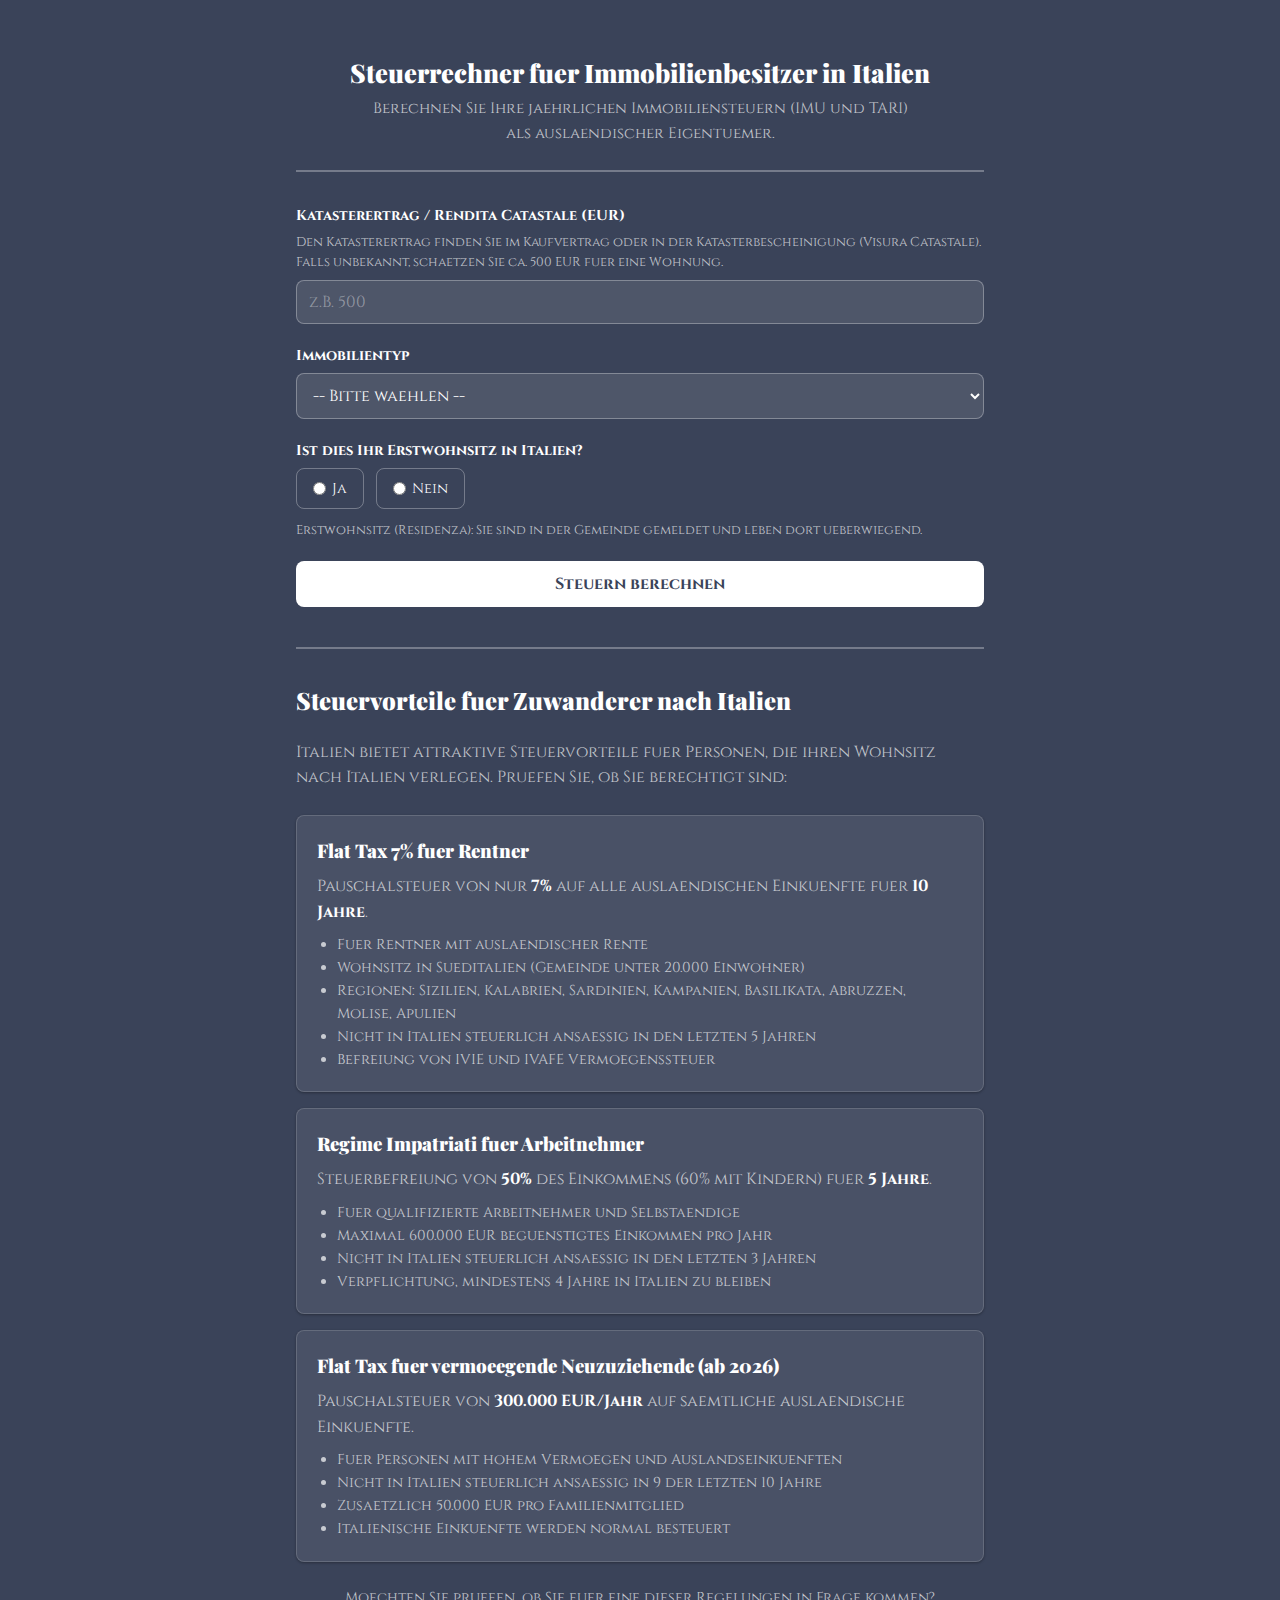
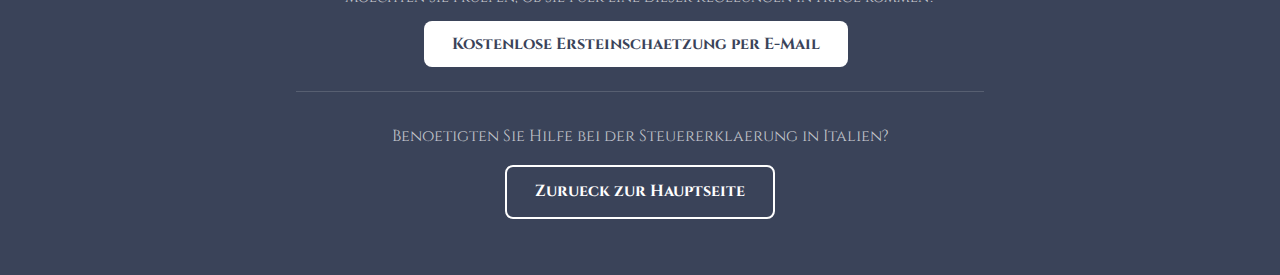
<file: steuerrechner.html>
<!DOCTYPE html>
<html lang="de">
<head>
  <meta charset="UTF-8">
  <meta name="viewport" content="width=device-width, initial-scale=1.0">
  <title>Steuerrechner: Immobiliensteuern in Italien</title>
  <meta name="description" content="Berechnen Sie IMU und TARI fuer Ihre Immobilie in Italien. Steuerrechner fuer auslaendische Immobilienbesitzer.">
  <link rel="stylesheet" href="styles/shared.css">
</head>
<body>
  <div class="container">
    <div class="hero">
      <h1>Steuerrechner fuer Immobilienbesitzer in Italien</h1>
      <p>Berechnen Sie Ihre jaehrlichen Immobiliensteuern (IMU und TARI) als auslaendischer Eigentuemer.</p>
    </div>

    <form id="taxForm" onsubmit="return false;">
      <div class="form-group">
        <label for="rendita">Katasterertrag / Rendita Catastale (EUR)</label>
        <span class="help-text">Den Katasterertrag finden Sie im Kaufvertrag oder in der Katasterbescheinigung (Visura Catastale). Falls unbekannt, schaetzen Sie ca. 500 EUR fuer eine Wohnung.</span>
        <input type="number" id="rendita" placeholder="z.B. 500" min="1" required>
      </div>

      <div class="form-group">
        <label for="immobilientyp">Immobilientyp</label>
        <select id="immobilientyp" required>
          <option value="">-- Bitte waehlen --</option>
          <option value="wohnung">Wohnung</option>
          <option value="haus">Haus</option>
          <option value="gewerbe">Gewerbeimmobilie</option>
          <option value="grundstueck">Grundstueck</option>
        </select>
      </div>

      <div class="form-group">
        <label>Ist dies Ihr Erstwohnsitz in Italien?</label>
        <div class="radio-group">
          <label>
            <input type="radio" name="erstwohnsitz" value="ja" required>
            <span>Ja</span>
          </label>
          <label>
            <input type="radio" name="erstwohnsitz" value="nein">
            <span>Nein</span>
          </label>
        </div>
        <span class="help-text" style="margin-top:6px;">Erstwohnsitz (Residenza): Sie sind in der Gemeinde gemeldet und leben dort ueberwiegend.</span>
      </div>

      <button type="button" class="btn btn-primary btn-block" onclick="calculateTax()">Steuern berechnen</button>
      <div id="formError" class="error-msg" style="text-align:center; margin-top:8px;"></div>
    </form>

    <div id="results" class="results" style="display:none;">
      <h2>Ihre jaehrliche Steuerbelastung</h2>
      <table class="results-table">
        <thead>
          <tr>
            <th>Steuerart</th>
            <th>Details</th>
            <th>Betrag / Jahr</th>
          </tr>
        </thead>
        <tbody id="resultsBody"></tbody>
      </table>

      <div id="exemptNote" style="display:none; background:#f0fdf4; border-radius:8px; padding:16px; margin-bottom:24px;">
        <strong style="color:#16a34a;">Hinweis:</strong> Als Erstwohnsitz (Prima Casa) ist Ihre Immobilie von der IMU befreit.
      </div>

      <p style="font-size:0.8rem; color:var(--text-muted); margin-bottom:20px; font-style:italic;">
        Hinweis: Rentner mit Wohnsitz im Ausland, die eine in internationaler Konvention gereifte Rente beziehen, erhalten eine Ermaessigung von 50% auf die IMU fuer eine nicht vermietete Immobilie in Italien. Die TARI variiert je nach Gemeinde &mdash; die angegebenen Werte sind Richtwerte. Fuer eine praezise Berechnung kontaktieren Sie uns.
      </p>

      <div style="text-align:center;">
        <button class="btn btn-secondary" onclick="showModal()">
          Vollstaendigen Steuerbericht per E-Mail erhalten
        </button>
      </div>
    </div>

    <!-- Agevolazioni Fiscali Section -->
    <div style="margin-top:40px; padding-top:32px; border-top:2px solid rgba(255,255,255,0.3);">
      <h2 style="color:var(--text); margin-bottom:20px;">Steuervorteile fuer Zuwanderer nach Italien</h2>
      <p style="color:var(--text-muted); margin-bottom:24px;">Italien bietet attraktive Steuervorteile fuer Personen, die ihren Wohnsitz nach Italien verlegen. Pruefen Sie, ob Sie berechtigt sind:</p>

      <div class="card" style="margin-bottom:16px;">
        <h3 style="color:var(--accent) !important; margin-bottom:8px;">Flat Tax 7% fuer Rentner</h3>
        <p style="color:var(--text-muted) !important; margin-bottom:8px;">Pauschalsteuer von nur <strong style="color:var(--text);">7%</strong> auf alle auslaendischen Einkuenfte fuer <strong style="color:var(--text);">10 Jahre</strong>.</p>
        <ul style="color:var(--text-muted); padding-left:20px; font-size:0.9rem;">
          <li>Fuer Rentner mit auslaendischer Rente</li>
          <li>Wohnsitz in Sueditalien (Gemeinde unter 20.000 Einwohner)</li>
          <li>Regionen: Sizilien, Kalabrien, Sardinien, Kampanien, Basilikata, Abruzzen, Molise, Apulien</li>
          <li>Nicht in Italien steuerlich ansaessig in den letzten 5 Jahren</li>
          <li>Befreiung von IVIE und IVAFE Vermoegenssteuer</li>
        </ul>
      </div>

      <div class="card" style="margin-bottom:16px;">
        <h3 style="color:var(--accent) !important; margin-bottom:8px;">Regime Impatriati fuer Arbeitnehmer</h3>
        <p style="color:var(--text-muted) !important; margin-bottom:8px;">Steuerbefreiung von <strong style="color:var(--text);">50%</strong> des Einkommens (60% mit Kindern) fuer <strong style="color:var(--text);">5 Jahre</strong>.</p>
        <ul style="color:var(--text-muted); padding-left:20px; font-size:0.9rem;">
          <li>Fuer qualifizierte Arbeitnehmer und Selbstaendige</li>
          <li>Maximal 600.000 EUR beguenstigtes Einkommen pro Jahr</li>
          <li>Nicht in Italien steuerlich ansaessig in den letzten 3 Jahren</li>
          <li>Verpflichtung, mindestens 4 Jahre in Italien zu bleiben</li>
        </ul>
      </div>

      <div class="card" style="margin-bottom:16px;">
        <h3 style="color:var(--accent) !important; margin-bottom:8px;">Flat Tax fuer vermoeegende Neuzuziehende (ab 2026)</h3>
        <p style="color:var(--text-muted) !important; margin-bottom:8px;">Pauschalsteuer von <strong style="color:var(--text);">300.000 EUR/Jahr</strong> auf saemtliche auslaendische Einkuenfte.</p>
        <ul style="color:var(--text-muted); padding-left:20px; font-size:0.9rem;">
          <li>Fuer Personen mit hohem Vermoegen und Auslandseinkuenften</li>
          <li>Nicht in Italien steuerlich ansaessig in 9 der letzten 10 Jahre</li>
          <li>Zusaetzlich 50.000 EUR pro Familienmitglied</li>
          <li>Italienische Einkuenfte werden normal besteuert</li>
        </ul>
      </div>

      <div style="text-align:center; margin-top:24px;">
        <p style="color:var(--text-muted); font-size:0.9rem; margin-bottom:12px;">Moechten Sie pruefen, ob Sie fuer eine dieser Regelungen in Frage kommen?</p>
        <button class="btn btn-primary" onclick="showModal()" style="margin-right:8px;">
          Kostenlose Ersteinschaetzung per E-Mail
        </button>
      </div>
    </div>

    <div class="cta-section">
      <p>Benoetigten Sie Hilfe bei der Steuererklaerung in Italien?</p>
      <a href="https://italien-immobilien.italienischeranwalt.com/" class="btn btn-outline">
        Zurueck zur Hauptseite
      </a>
    </div>
  </div>

  <script src="js/shared.js"></script>
  <script>
    const MULTIPLIERS = {
      'wohnung': 160,
      'haus': 160,
      'gewerbe': 65,
      'grundstueck': 135
    };

    const TARI_ESTIMATES = {
      'wohnung': 250,
      'haus': 350,
      'gewerbe': 400,
      'grundstueck': 100
    };

    const TYPE_LABELS = {
      'wohnung': 'Wohnung',
      'haus': 'Haus',
      'gewerbe': 'Gewerbe',
      'grundstueck': 'Grundstueck'
    };

    function calculateTax() {
      const rendita = parseFloat(document.getElementById('rendita').value);
      const typ = document.getElementById('immobilientyp').value;
      const erstwohnsitzEl = document.querySelector('input[name="erstwohnsitz"]:checked');
      const errorEl = document.getElementById('formError');

      if (!rendita || rendita <= 0) { errorEl.textContent = 'Bitte geben Sie den Katasterertrag ein.'; return; }
      if (!typ) { errorEl.textContent = 'Bitte waehlen Sie den Immobilientyp.'; return; }
      if (!erstwohnsitzEl) { errorEl.textContent = 'Bitte geben Sie an, ob es Ihr Erstwohnsitz ist.'; return; }
      errorEl.textContent = '';

      const isErstwohnsitz = erstwohnsitzEl.value === 'ja';
      const multiplier = MULTIPLIERS[typ];
      const aliquota = 0.0076; // Standard rate 7.6 per mille

      // IMU = Rendita * 1.05 * multiplier * aliquota
      let imu = 0;
      let imuDetails = '';
      if (isErstwohnsitz) {
        imu = 0;
        imuDetails = 'Befreit (Erstwohnsitz)';
        document.getElementById('exemptNote').style.display = 'block';
      } else {
        imu = rendita * 1.05 * multiplier * aliquota;
        imuDetails = 'Rendita ' + formatEUR(rendita) + ' x 1,05 x ' + multiplier + ' x 0,76%';
        document.getElementById('exemptNote').style.display = 'none';
      }

      const tari = TARI_ESTIMATES[typ];
      const gesamt = imu + tari;

      let html = '';
      html += '<tr><td>IMU (Gemeindesteuer)</td><td>' + imuDetails + '</td><td>' + formatEUR(imu) + '</td></tr>';
      html += '<tr><td>TARI (Abfallgebuehr)</td><td>Schaetzung fuer ' + TYPE_LABELS[typ] + '</td><td>ca. ' + formatEUR(tari) + '</td></tr>';
      html += '<tr class="total-row"><td><strong>Jaehrliche Gesamtbelastung</strong></td><td></td><td><strong>' + formatEUR(gesamt) + '</strong></td></tr>';

      document.getElementById('resultsBody').innerHTML = html;
      document.getElementById('results').style.display = 'block';
      document.getElementById('results').scrollIntoView({ behavior: 'smooth' });

      window._taxData = {
        rendita: rendita,
        immobilientyp: typ,
        erstwohnsitz: isErstwohnsitz,
        imu: imu,
        tari: tari,
        gesamt: gesamt
      };
    }

    document.addEventListener('DOMContentLoaded', function() {
      document.body.insertAdjacentHTML('beforeend', getModalHTML());
      initModal('steuerrechner', function() { return window._taxData || {}; });
    });
  </script>
</body>
</html>
</file>
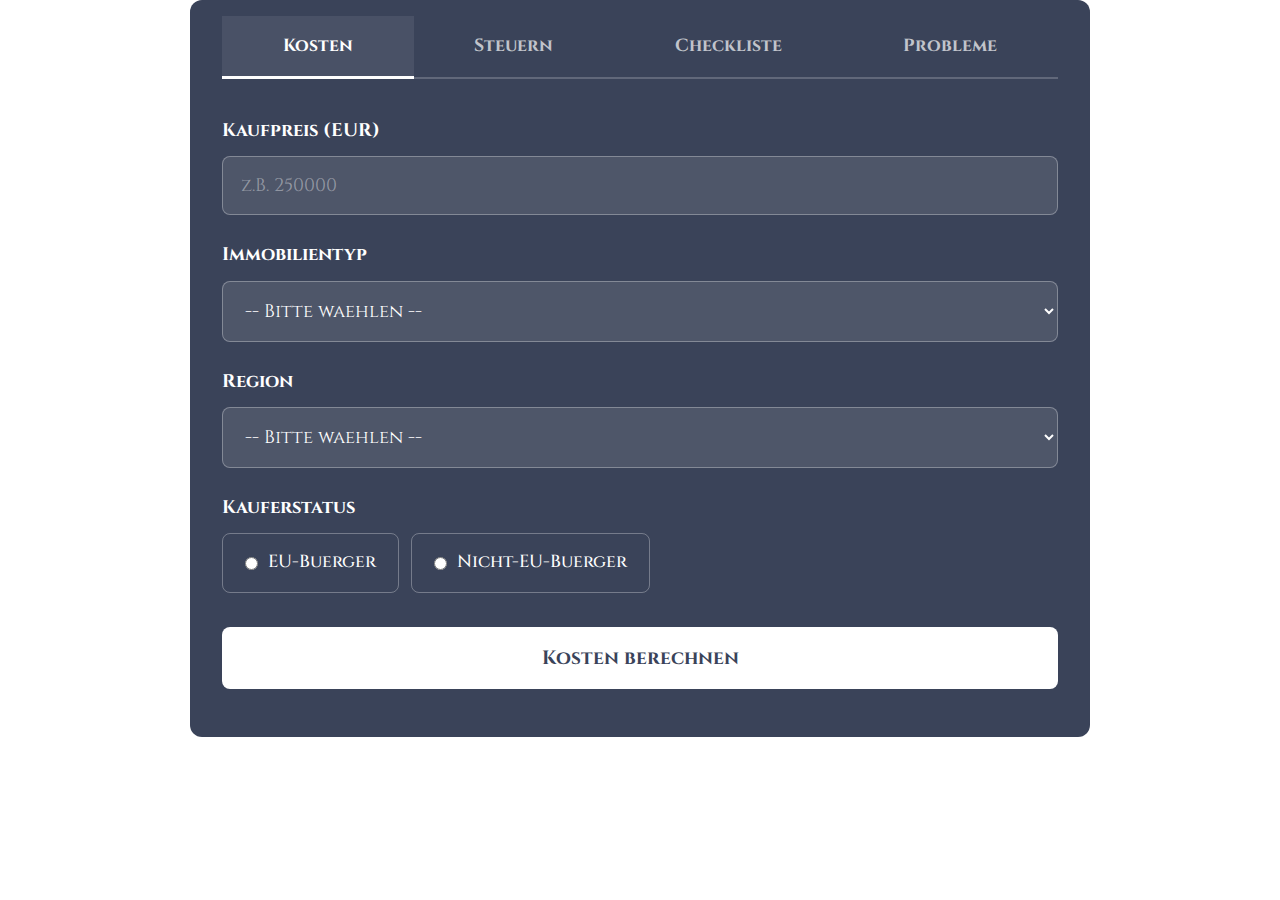
<file: tools.html>
<!DOCTYPE html>
<html lang="de">
<head>
  <meta charset="UTF-8">
  <meta name="viewport" content="width=device-width, initial-scale=1.0">
  <title>Rechner &amp; Tools - Italien Immobilien</title>
  <meta name="description" content="Kostenrechner, Steuerrechner, Checkliste und Problemloeser fuer den Immobilienkauf in Italien. Alle Tools auf einer Seite.">
  <link rel="preconnect" href="https://fonts.googleapis.com">
  <link rel="preconnect" href="https://fonts.gstatic.com" crossorigin>
  <link href="https://fonts.googleapis.com/css2?family=Playfair+Display:wght@700;900&family=Cinzel:wght@400;500;600;700;900&display=swap" rel="stylesheet">
  <style>
    /* ============================================================
       SHARED CSS (from shared.css) - inlined
       ============================================================ */
    :root {
      --primary: #3A4359;
      --primary-light: #4d5570;
      --accent: #ffffff;
      --accent-hover: #e0e0e0;
      --white: #ffffff;
      --bg: #3A4359;
      --bg-light: #454d66;
      --gray-50: #F9FAFB;
      --gray-100: #f3f4f6;
      --gray-200: rgba(255,255,255,0.15);
      --gray-300: rgba(255,255,255,0.25);
      --gray-500: rgba(255,255,255,0.7);
      --gray-700: rgba(255,255,255,0.85);
      --gray-900: #1F1F1F;
      --text: #ffffff;
      --text-muted: rgba(255,255,255,0.7);
      --red: #dc2626;
      --green: #16a34a;
      --orange: #ea580c;
      --radius: 8px;
      --shadow: 0 1px 3px rgba(0,0,0,0.2), 0 1px 2px rgba(0,0,0,0.12);
      --shadow-lg: 0 10px 15px rgba(0,0,0,0.2), 0 4px 6px rgba(0,0,0,0.1);
    }

    * { box-sizing: border-box; margin: 0; padding: 0; }

    body {
      font-family: 'Cinzel', serif;
      font-size: 20px;
      color: var(--text);
      background: transparent;
      line-height: 1.7;
      margin: 0;
      padding: 0;
      -webkit-font-smoothing: antialiased;
    }

    h1, h2, h3 {
      font-family: 'Playfair Display', serif;
      font-weight: 900;
    }

    .container {
      max-width: 900px;
      margin: 0 auto;
      padding: 16px 32px 40px;
      background: var(--bg);
      border-radius: 12px;
    }

    /* ============================================================
       TAB NAVIGATION
       ============================================================ */
    .tab-nav {
      display: flex;
      flex-wrap: wrap;
      gap: 0;
      margin: 0;
      border-bottom: 2px solid rgba(255,255,255,0.2);
    }
    .tab-btn {
      flex: 1 1 auto;
      min-width: 0;
      padding: 18px 16px;
      background: transparent;
      border: none;
      border-bottom: 3px solid transparent;
      color: var(--text-muted);
      font-family: 'Cinzel', serif;
      font-size: 1.1rem;
      font-weight: 700;
      cursor: pointer;
      transition: all 0.2s;
      text-align: center;
      margin-bottom: -2px;
    }
    .tab-btn:hover {
      color: var(--text);
      background: rgba(255,255,255,0.05);
    }
    .tab-btn.active {
      color: var(--text);
      border-bottom-color: var(--white);
      background: rgba(255,255,255,0.08);
    }

    /* Tab content panels */
    .tab-panel {
      display: none;
      padding-top: 36px;
      animation: fadeIn 0.3s ease;
    }
    .tab-panel.active {
      display: block;
    }

    /* Form Elements */
    .form-group {
      margin-bottom: 24px;
    }
    .form-group label {
      display: block;
      font-weight: 700;
      color: var(--text);
      margin-bottom: 10px;
      font-size: 1.15rem;
    }
    .form-group .help-text {
      display: block;
      font-size: 1rem;
      color: var(--text-muted);
      margin-bottom: 10px;
      line-height: 1.5;
    }
    .form-group input[type="number"],
    .form-group input[type="text"],
    .form-group input[type="email"],
    .form-group select {
      width: 100%;
      padding: 16px 18px;
      border: 1px solid rgba(255,255,255,0.3);
      border-radius: var(--radius);
      font-size: 1.15rem;
      font-family: 'Cinzel', serif;
      background: rgba(255,255,255,0.1);
      color: var(--text);
      transition: border-color 0.2s;
    }
    .form-group input::placeholder {
      color: rgba(255,255,255,0.4);
    }
    .form-group select option {
      background: var(--primary);
      color: var(--text);
    }
    .form-group input:focus,
    .form-group select:focus {
      outline: none;
      border-color: var(--accent);
      box-shadow: 0 0 0 3px rgba(255,255,255,0.2);
    }

    /* Radio Group */
    .radio-group {
      display: flex;
      gap: 12px;
      flex-wrap: wrap;
    }
    .radio-group label {
      display: flex;
      align-items: center;
      gap: 10px;
      font-weight: 500;
      cursor: pointer;
      padding: 14px 22px;
      border: 1px solid rgba(255,255,255,0.3);
      border-radius: var(--radius);
      transition: all 0.2s;
      color: var(--text);
      font-size: 1.1rem;
    }
    .radio-group label:hover {
      border-color: var(--accent);
    }
    .radio-group input[type="radio"] {
      accent-color: var(--accent);
    }
    .radio-group input[type="radio"]:checked + span {
      color: var(--text);
      font-weight: 700;
    }

    /* Buttons */
    .btn {
      display: inline-block;
      padding: 18px 36px;
      border: none;
      border-radius: var(--radius);
      font-size: 1.2rem;
      font-weight: 700;
      font-family: 'Cinzel', serif;
      cursor: pointer;
      transition: all 0.2s;
      text-align: center;
      text-decoration: none;
    }
    .btn-primary {
      background: var(--white);
      color: var(--primary);
    }
    .btn-primary:hover {
      background: var(--accent-hover);
      color: var(--primary);
    }
    .btn-secondary {
      background: var(--white);
      color: var(--primary);
    }
    .btn-secondary:hover {
      background: var(--gray-50);
    }
    .btn-outline {
      background: transparent;
      color: var(--white);
      border: 2px solid var(--white);
    }
    .btn-outline:hover {
      background: var(--white);
      color: var(--primary);
    }
    .btn-block {
      display: block;
      width: 100%;
    }

    /* Results Table */
    .results {
      margin-top: 32px;
      animation: fadeIn 0.3s ease;
    }
    .results h2 {
      font-size: 1.6rem;
      color: var(--text);
      margin-bottom: 24px;
    }
    .results-table {
      width: 100%;
      border-collapse: collapse;
      margin-bottom: 24px;
    }
    .results-table th,
    .results-table td {
      padding: 16px 20px;
      text-align: left;
      border-bottom: 1px solid rgba(255,255,255,0.15);
      font-size: 1.1rem;
      color: var(--text);
    }
    .results-table th {
      background: rgba(255,255,255,0.08);
      color: var(--text);
      font-weight: 700;
    }
    .results-table tr:last-child td {
      border-bottom: none;
    }
    .results-table .total-row {
      background: rgba(255,255,255,0.15);
      color: var(--white);
      font-weight: 700;
    }
    .results-table .total-row td {
      border-bottom: none;
      padding: 16px 18px;
      font-size: 1.15rem;
    }

    /* Cards */
    .card {
      background: rgba(255,255,255,0.08);
      border: 1px solid rgba(255,255,255,0.15);
      border-radius: var(--radius);
      padding: 24px;
      margin-bottom: 16px;
      box-shadow: var(--shadow);
      transition: all 0.2s;
    }
    .card:hover {
      box-shadow: var(--shadow-lg);
      background: rgba(255,255,255,0.12);
    }
    .card-clickable {
      cursor: pointer;
    }
    .card-clickable:hover {
      border-color: var(--accent);
    }
    .card h3 {
      color: var(--text) !important;
    }
    .card p {
      color: var(--text-muted) !important;
    }
    .card-selected {
      border-color: var(--white);
      background: rgba(255,255,255,0.12);
    }

    /* Accordion */
    .accordion-item {
      border: 1px solid rgba(255,255,255,0.15);
      border-radius: var(--radius);
      margin-bottom: 8px;
      overflow: hidden;
    }
    .accordion-header {
      display: flex;
      align-items: center;
      justify-content: space-between;
      padding: 20px 24px;
      background: rgba(255,255,255,0.05);
      cursor: pointer;
      font-weight: 700;
      font-size: 1.15rem;
      color: var(--text);
      transition: background 0.2s;
    }
    .accordion-header:hover {
      background: rgba(255,255,255,0.1);
    }
    .accordion-header .step-number {
      display: inline-flex;
      align-items: center;
      justify-content: center;
      width: 32px;
      height: 32px;
      border-radius: 50%;
      background: var(--accent);
      color: var(--primary);
      font-size: 0.95rem;
      font-weight: 700;
      margin-right: 14px;
      flex-shrink: 0;
    }
    .accordion-header .arrow {
      transition: transform 0.2s;
      font-size: 0.8rem;
      color: var(--text-muted);
    }
    .accordion-item.open .accordion-header .arrow {
      transform: rotate(180deg);
    }
    .accordion-body {
      display: none;
      padding: 20px 24px;
      background: rgba(255,255,255,0.03);
    }
    .accordion-body p {
      color: var(--text-muted) !important;
    }
    .accordion-item.open .accordion-body {
      display: block;
    }

    /* Checklist Items */
    .checklist-item {
      display: flex;
      align-items: flex-start;
      gap: 10px;
      padding: 8px 0;
    }
    .checklist-item input[type="checkbox"] {
      margin-top: 4px;
      accent-color: var(--accent);
      width: 18px;
      height: 18px;
      cursor: pointer;
    }
    .checklist-item label {
      cursor: pointer;
      font-size: 1.1rem;
      color: var(--text-muted);
    }
    .checklist-item input:checked + label {
      text-decoration: line-through;
      color: rgba(255,255,255,0.4);
    }

    /* Quiz Steps */
    .quiz-step {
      display: none;
      animation: fadeIn 0.3s ease;
    }
    .quiz-step.active {
      display: block;
    }
    .quiz-step h2 {
      color: var(--text);
    }
    .quiz-step p {
      color: var(--text-muted);
    }
    .quiz-options {
      display: grid;
      gap: 12px;
      margin-top: 16px;
    }
    .quiz-option {
      padding: 22px;
      border: 2px solid rgba(255,255,255,0.15);
      border-radius: var(--radius);
      cursor: pointer;
      transition: all 0.2s;
      font-size: 1.15rem;
      color: var(--text);
      background: rgba(255,255,255,0.05);
    }
    .quiz-option strong {
      color: var(--text);
    }
    .quiz-option span {
      color: var(--text-muted) !important;
    }
    .quiz-option:hover {
      border-color: var(--white);
      background: rgba(255,255,255,0.1);
    }
    .quiz-option.selected {
      border-color: var(--white);
      background: rgba(255,255,255,0.15);
    }

    /* Urgency Badges */
    .badge {
      display: inline-block;
      padding: 4px 12px;
      border-radius: 20px;
      font-size: 0.8rem;
      font-weight: 700;
    }
    .badge-hoch { background: #fef2f2; color: var(--red); }
    .badge-mittel { background: #fff7ed; color: var(--orange); }
    .badge-niedrig { background: #f0fdf4; color: var(--green); }

    /* Result Card */
    .result-card {
      background: rgba(255,255,255,0.08);
      border-left: 4px solid var(--accent);
      border-radius: 0 var(--radius) var(--radius) 0;
      padding: 24px;
      margin: 24px 0;
    }
    .result-card h3 {
      color: var(--text);
      margin-bottom: 12px;
    }
    .result-card p {
      color: var(--text-muted);
    }
    .result-card ul {
      margin: 12px 0;
      padding-left: 20px;
    }
    .result-card li {
      margin-bottom: 6px;
      color: var(--text-muted);
    }

    /* Error */
    .error-msg {
      color: #ff6b6b;
      font-size: 0.85rem;
      margin-top: 4px;
    }

    /* Exempt note (steuerrechner) */
    #sr_exemptNote {
      background: rgba(22,163,74,0.15) !important;
      color: var(--green) !important;
      border-radius: 8px;
      padding: 16px;
      margin-bottom: 24px;
    }
    #sr_exemptNote strong {
      color: var(--green);
    }

    /* Animations */
    @keyframes fadeIn {
      from { opacity: 0; transform: translateY(8px); }
      to { opacity: 1; transform: translateY(0); }
    }

    /* Responsive */
    @media (max-width: 600px) {
      body { font-size: 18px; }
      .container { padding: 12px 16px 28px; border-radius: 0; }
      .tab-nav { flex-wrap: wrap; }
      .tab-btn { flex: 1 1 45%; font-size: 1rem; padding: 14px 8px; }
      .form-group label { font-size: 1.1rem; }
      .form-group input[type="number"],
      .form-group input[type="text"],
      .form-group input[type="email"],
      .form-group select { font-size: 1.1rem; padding: 14px 16px; }
      .radio-group { flex-direction: column; }
      .radio-group label { font-size: 1.05rem; padding: 14px 18px; }
      .btn { font-size: 1.1rem; padding: 16px 28px; }
      .results-table th, .results-table td { padding: 12px 14px; font-size: 1rem; }
      .accordion-header { font-size: 1.05rem; padding: 16px 18px; }
      .quiz-options { grid-template-columns: 1fr; }
    }
  </style>
</head>
<body>
  <div class="container">

    <!-- ============================================================
         TAB NAVIGATION
         ============================================================ -->
    <div class="tab-nav">
      <button class="tab-btn active" onclick="switchTab('kostenrechner')" id="tabBtn_kostenrechner">Kosten</button>
      <button class="tab-btn" onclick="switchTab('steuerrechner')" id="tabBtn_steuerrechner">Steuern</button>
      <button class="tab-btn" onclick="switchTab('checkliste')" id="tabBtn_checkliste">Checkliste</button>
      <button class="tab-btn" onclick="switchTab('problemloeser')" id="tabBtn_problemloeser">Probleme</button>
    </div>

    <!-- ============================================================
         TAB 1: KOSTENRECHNER
         ============================================================ -->
    <div id="panel_kostenrechner" class="tab-panel active">

      <form id="kr_calcForm" onsubmit="return false;">
        <div class="form-group">
          <label for="kr_kaufpreis">Kaufpreis (EUR)</label>
          <input type="number" id="kr_kaufpreis" placeholder="z.B. 250000" min="1" required>
        </div>

        <div class="form-group">
          <label for="kr_immobilientyp">Immobilientyp</label>
          <select id="kr_immobilientyp" required>
            <option value="">-- Bitte waehlen --</option>
            <option value="erstwohnsitz">Erstwohnsitz (Prima Casa)</option>
            <option value="zweitwohnsitz">Zweitwohnsitz (Seconda Casa)</option>
            <option value="gewerbe">Gewerbeimmobilie</option>
          </select>
        </div>

        <div class="form-group">
          <label for="kr_region">Region</label>
          <select id="kr_region" required>
            <option value="">-- Bitte waehlen --</option>
            <option value="abruzzen">Abruzzen</option>
            <option value="aostatal">Aostatal</option>
            <option value="apulien">Apulien</option>
            <option value="basilikata">Basilikata</option>
            <option value="emilia-romagna">Emilia-Romagna</option>
            <option value="friaul">Friaul-Julisch Venetien</option>
            <option value="kalabrien">Kalabrien</option>
            <option value="kampanien">Kampanien</option>
            <option value="latium">Latium</option>
            <option value="ligurien">Ligurien</option>
            <option value="lombardei">Lombardei</option>
            <option value="marken">Marken</option>
            <option value="molise">Molise</option>
            <option value="piemont">Piemont</option>
            <option value="sardinien">Sardinien</option>
            <option value="sizilien">Sizilien</option>
            <option value="suedtirol">Suedtirol-Trentino</option>
            <option value="toskana">Toskana</option>
            <option value="umbrien">Umbrien</option>
            <option value="venetien">Venetien</option>
          </select>
        </div>

        <div class="form-group">
          <label>Kauferstatus</label>
          <div class="radio-group">
            <label>
              <input type="radio" name="kr_status" value="eu" required>
              <span>EU-Buerger</span>
            </label>
            <label>
              <input type="radio" name="kr_status" value="nicht-eu">
              <span>Nicht-EU-Buerger</span>
            </label>
          </div>
        </div>

        <button type="button" class="btn btn-primary btn-block" onclick="krCalculate()">Kosten berechnen</button>
        <div id="kr_formError" class="error-msg" style="text-align:center; margin-top:8px;"></div>
      </form>

      <div id="kr_results" class="results" style="display:none;">
        <h2>Ihre Kostenaufstellung</h2>
        <table class="results-table">
          <thead>
            <tr>
              <th>Kostenart</th>
              <th>Satz</th>
              <th>Betrag</th>
            </tr>
          </thead>
          <tbody id="kr_resultsBody"></tbody>
        </table>

        <p style="font-size:0.8rem; color:var(--text-muted); margin-bottom:20px; font-style:italic;">
          Hinweis: Die Registersteuer wird in Italien auf den Katasterwert (Valore Catastale) berechnet, der in der Regel deutlich unter dem Kaufpreis liegt. Diese Berechnung basiert auf dem Kaufpreis und stellt daher eine konservative Schaetzung (Maximalwert) dar. Fuer eine praezise Berechnung empfehlen wir eine individuelle Analyse.
        </p>

      </div>

    </div>

    <!-- ============================================================
         TAB 2: STEUERRECHNER
         ============================================================ -->
    <div id="panel_steuerrechner" class="tab-panel">

      <form id="sr_taxForm" onsubmit="return false;">
        <div class="form-group">
          <label for="sr_rendita">Katasterertrag / Rendita Catastale (EUR)</label>
          <span class="help-text">Den Katasterertrag finden Sie im Kaufvertrag oder in der Katasterbescheinigung (Visura Catastale). Falls unbekannt, schaetzen Sie ca. 500 EUR fuer eine Wohnung.</span>
          <input type="number" id="sr_rendita" placeholder="z.B. 500" min="1" required>
        </div>

        <div class="form-group">
          <label for="sr_immobilientyp">Immobilientyp</label>
          <select id="sr_immobilientyp" required>
            <option value="">-- Bitte waehlen --</option>
            <option value="wohnung">Wohnung</option>
            <option value="haus">Haus</option>
            <option value="gewerbe">Gewerbeimmobilie</option>
            <option value="grundstueck">Grundstueck</option>
          </select>
        </div>

        <div class="form-group">
          <label>Ist dies Ihr Erstwohnsitz in Italien?</label>
          <div class="radio-group">
            <label>
              <input type="radio" name="sr_erstwohnsitz" value="ja" required>
              <span>Ja</span>
            </label>
            <label>
              <input type="radio" name="sr_erstwohnsitz" value="nein">
              <span>Nein</span>
            </label>
          </div>
          <span class="help-text" style="margin-top:6px;">Erstwohnsitz (Residenza): Sie sind in der Gemeinde gemeldet und leben dort ueberwiegend.</span>
        </div>

        <button type="button" class="btn btn-primary btn-block" onclick="srCalculateTax()">Steuern berechnen</button>
        <div id="sr_formError" class="error-msg" style="text-align:center; margin-top:8px;"></div>
      </form>

      <div id="sr_results" class="results" style="display:none;">
        <h2>Ihre jaehrliche Steuerbelastung</h2>
        <table class="results-table">
          <thead>
            <tr>
              <th>Steuerart</th>
              <th>Details</th>
              <th>Betrag / Jahr</th>
            </tr>
          </thead>
          <tbody id="sr_resultsBody"></tbody>
        </table>

        <div id="sr_exemptNote" style="display:none;">
          <strong>Hinweis:</strong> Als Erstwohnsitz (Prima Casa) ist Ihre Immobilie von der IMU befreit.
        </div>

        <p style="font-size:0.8rem; color:var(--text-muted); margin-bottom:20px; font-style:italic;">
          Hinweis: Rentner mit Wohnsitz im Ausland, die eine in internationaler Konvention gereifte Rente beziehen, erhalten eine Ermaessigung von 50% auf die IMU fuer eine nicht vermietete Immobilie in Italien. Die TARI variiert je nach Gemeinde &mdash; die angegebenen Werte sind Richtwerte. Fuer eine praezise Berechnung empfehlen wir eine individuelle Analyse.
        </p>

      </div>

      <!-- Agevolazioni Fiscali Section -->
      <div style="margin-top:40px; padding-top:32px; border-top:2px solid rgba(255,255,255,0.3);">
        <h2 style="color:var(--text); margin-bottom:20px;">Steuervorteile fuer Zuwanderer nach Italien</h2>
        <p style="color:var(--text-muted); margin-bottom:24px;">Italien bietet attraktive Steuervorteile fuer Personen, die ihren Wohnsitz nach Italien verlegen. Pruefen Sie, ob Sie berechtigt sind:</p>

        <div class="card" style="margin-bottom:16px;">
          <h3 style="color:var(--accent) !important; margin-bottom:8px;">Flat Tax 7% fuer Rentner</h3>
          <p style="color:var(--text-muted) !important; margin-bottom:8px;">Pauschalsteuer von nur <strong style="color:var(--text);">7%</strong> auf alle auslaendischen Einkuenfte fuer <strong style="color:var(--text);">10 Jahre</strong>.</p>
          <ul style="color:var(--text-muted); padding-left:20px; font-size:0.9rem;">
            <li>Fuer Rentner mit auslaendischer Rente</li>
            <li>Wohnsitz in Sueditalien (Gemeinde unter 20.000 Einwohner)</li>
            <li>Regionen: Sizilien, Kalabrien, Sardinien, Kampanien, Basilikata, Abruzzen, Molise, Apulien</li>
            <li>Nicht in Italien steuerlich ansaessig in den letzten 5 Jahren</li>
            <li>Befreiung von IVIE und IVAFE Vermoegenssteuer</li>
          </ul>
        </div>

        <div class="card" style="margin-bottom:16px;">
          <h3 style="color:var(--accent) !important; margin-bottom:8px;">Regime Impatriati fuer Arbeitnehmer</h3>
          <p style="color:var(--text-muted) !important; margin-bottom:8px;">Steuerbefreiung von <strong style="color:var(--text);">50%</strong> des Einkommens (60% mit Kindern) fuer <strong style="color:var(--text);">5 Jahre</strong>.</p>
          <ul style="color:var(--text-muted); padding-left:20px; font-size:0.9rem;">
            <li>Fuer qualifizierte Arbeitnehmer und Selbstaendige</li>
            <li>Maximal 600.000 EUR beguenstigtes Einkommen pro Jahr</li>
            <li>Nicht in Italien steuerlich ansaessig in den letzten 3 Jahren</li>
            <li>Verpflichtung, mindestens 4 Jahre in Italien zu bleiben</li>
          </ul>
        </div>

        <div class="card" style="margin-bottom:16px;">
          <h3 style="color:var(--accent) !important; margin-bottom:8px;">Flat Tax fuer vermoeegende Neuzuziehende (ab 2026)</h3>
          <p style="color:var(--text-muted) !important; margin-bottom:8px;">Pauschalsteuer von <strong style="color:var(--text);">300.000 EUR/Jahr</strong> auf saemtliche auslaendische Einkuenfte.</p>
          <ul style="color:var(--text-muted); padding-left:20px; font-size:0.9rem;">
            <li>Fuer Personen mit hohem Vermoegen und Auslandseinkuenften</li>
            <li>Nicht in Italien steuerlich ansaessig in 9 der letzten 10 Jahre</li>
            <li>Zusaetzlich 50.000 EUR pro Familienmitglied</li>
            <li>Italienische Einkuenfte werden normal besteuert</li>
          </ul>
        </div>

      </div>

    </div>

    <!-- ============================================================
         TAB 3: CHECKLISTE
         ============================================================ -->
    <div id="panel_checkliste" class="tab-panel">

      <div id="cl_checklist">

        <!-- Step 1 -->
        <div class="accordion-item">
          <div class="accordion-header" onclick="clToggleAccordion(this)">
            <div><span class="step-number">1</span> Steuernummer (Codice Fiscale) beantragen</div>
            <span class="arrow">&#9660;</span>
          </div>
          <div class="accordion-body">
            <p style="margin-bottom:12px; color:var(--gray-700);">Die italienische Steuernummer ist Voraussetzung fuer jeden Immobilienkauf. Sie koennen sie beim italienischen Konsulat oder direkt bei der Agentur der Einnahmen (Agenzia delle Entrate) beantragen.</p>
            <div class="checklist-item"><input type="checkbox" id="cl_c1a"><label for="cl_c1a">Gueltigen Reisepass oder Personalausweis bereithalten</label></div>
            <div class="checklist-item"><input type="checkbox" id="cl_c1b"><label for="cl_c1b">Antrag beim italienischen Konsulat oder online stellen</label></div>
            <div class="checklist-item"><input type="checkbox" id="cl_c1c"><label for="cl_c1c">Codice Fiscale erhalten und sicher aufbewahren</label></div>
          </div>
        </div>

        <!-- Step 2 -->
        <div class="accordion-item">
          <div class="accordion-header" onclick="clToggleAccordion(this)">
            <div><span class="step-number">2</span> Italienisches Bankkonto eroeffnen</div>
            <span class="arrow">&#9660;</span>
          </div>
          <div class="accordion-body">
            <p style="margin-bottom:12px; color:var(--gray-700);">Ein italienisches Bankkonto erleichtert die Zahlungsabwicklung erheblich. Viele Banken bieten Konten fuer Nichtresidenten an.</p>
            <div class="checklist-item"><input type="checkbox" id="cl_c2a"><label for="cl_c2a">Bank mit Erfahrung fuer auslaendische Kunden waehlen</label></div>
            <div class="checklist-item"><input type="checkbox" id="cl_c2b"><label for="cl_c2b">Conto Corrente per Non Residenti eroeffnen</label></div>
            <div class="checklist-item"><input type="checkbox" id="cl_c2c"><label for="cl_c2c">IBAN fuer Ueberweisungen bereithalten</label></div>
          </div>
        </div>

        <!-- Step 3 -->
        <div class="accordion-item">
          <div class="accordion-header" onclick="clToggleAccordion(this)">
            <div><span class="step-number">3</span> Immobilie suchen und besichtigen</div>
            <span class="arrow">&#9660;</span>
          </div>
          <div class="accordion-body">
            <p style="margin-bottom:12px; color:var(--gray-700);">Nehmen Sie sich ausreichend Zeit fuer die Suche. Nutzen Sie lokale Agenturen und Online-Portale. Besichtigen Sie die Immobilie persoenlich.</p>
            <div class="checklist-item"><input type="checkbox" id="cl_c3a"><label for="cl_c3a">Immobilienagentur mit Ortskenntnis beauftragen</label></div>
            <div class="checklist-item"><input type="checkbox" id="cl_c3b"><label for="cl_c3b">Online-Portale durchsuchen (Immobiliare.it, Idealista)</label></div>
            <div class="checklist-item"><input type="checkbox" id="cl_c3c"><label for="cl_c3c">Persoenliche Besichtigung durchfuehren</label></div>
            <div class="checklist-item"><input type="checkbox" id="cl_c3d"><label for="cl_c3d">Umgebung und Infrastruktur pruefen</label></div>
          </div>
        </div>

        <!-- Step 4 -->
        <div class="accordion-item">
          <div class="accordion-header" onclick="clToggleAccordion(this)">
            <div><span class="step-number">4</span> Rechtliche Pruefung (Due Diligence)</div>
            <span class="arrow">&#9660;</span>
          </div>
          <div class="accordion-body">
            <p style="margin-bottom:12px; color:var(--gray-700);">Dies ist der wichtigste Schritt. Ein Anwalt prueft alle rechtlichen Aspekte der Immobilie, bevor Sie kaufen. Ueberspringen Sie diesen Schritt niemals.</p>
            <div class="checklist-item"><input type="checkbox" id="cl_c4a"><label for="cl_c4a">Katasterauszug (Visura Catastale) anfordern</label></div>
            <div class="checklist-item"><input type="checkbox" id="cl_c4b"><label for="cl_c4b">Baukonformitaet pruefen (Conformita Urbanistica)</label></div>
            <div class="checklist-item"><input type="checkbox" id="cl_c4c"><label for="cl_c4c">Grundbuchauszug auf Belastungen pruefen (Ipoteche)</label></div>
            <div class="checklist-item"><input type="checkbox" id="cl_c4d"><label for="cl_c4d">Energieausweis (APE) vorhanden?</label></div>
            <div class="checklist-item"><input type="checkbox" id="cl_c4e"><label for="cl_c4e">Eventuellen Bauverstoss (Abuso Edilizio) ausschliessen</label></div>
          </div>
        </div>

        <!-- Step 5 -->
        <div class="accordion-item">
          <div class="accordion-header" onclick="clToggleAccordion(this)">
            <div><span class="step-number">5</span> Vorvertrag (Compromesso) unterzeichnen</div>
            <span class="arrow">&#9660;</span>
          </div>
          <div class="accordion-body">
            <p style="margin-bottom:12px; color:var(--gray-700);">Der Vorvertrag (Contratto Preliminare) ist bindend. Er legt Preis, Bedingungen und Fristen fest. Ueblich ist eine Anzahlung von 10-30% des Kaufpreises.</p>
            <div class="checklist-item"><input type="checkbox" id="cl_c5a"><label for="cl_c5a">Vertragsbedingungen mit Anwalt pruefen</label></div>
            <div class="checklist-item"><input type="checkbox" id="cl_c5b"><label for="cl_c5b">Anzahlung (Caparra) vereinbaren und ueberweisen</label></div>
            <div class="checklist-item"><input type="checkbox" id="cl_c5c"><label for="cl_c5c">Frist fuer Notarvertrag (Rogito) festlegen</label></div>
            <div class="checklist-item"><input type="checkbox" id="cl_c5d"><label for="cl_c5d">Aufschiebende Bedingungen einbauen (falls noetig)</label></div>
          </div>
        </div>

        <!-- Step 6 -->
        <div class="accordion-item">
          <div class="accordion-header" onclick="clToggleAccordion(this)">
            <div><span class="step-number">6</span> Notarvertrag (Rogito) abschliessen</div>
            <span class="arrow">&#9660;</span>
          </div>
          <div class="accordion-body">
            <p style="margin-bottom:12px; color:var(--gray-700);">Der Rogito ist der endgueltige Kaufvertrag vor dem Notar. An diesem Tag wird die Immobilie offiziell uebertragen und die Restzahlung geleistet.</p>
            <div class="checklist-item"><input type="checkbox" id="cl_c6a"><label for="cl_c6a">Notar auswaehlen (Kaeufer hat das Wahlrecht)</label></div>
            <div class="checklist-item"><input type="checkbox" id="cl_c6b"><label for="cl_c6b">Vereidigten Dolmetscher organisieren (falls kein Italienisch)</label></div>
            <div class="checklist-item"><input type="checkbox" id="cl_c6c"><label for="cl_c6c">Restkaufpreis per Bankueberweisung bereitstellen</label></div>
            <div class="checklist-item"><input type="checkbox" id="cl_c6d"><label for="cl_c6d">Steuern und Notargebuehren zahlen</label></div>
            <div class="checklist-item"><input type="checkbox" id="cl_c6e"><label for="cl_c6e">Schluessel erhalten</label></div>
          </div>
        </div>

        <!-- Step 7 -->
        <div class="accordion-item">
          <div class="accordion-header" onclick="clToggleAccordion(this)">
            <div><span class="step-number">7</span> Eigentuemerwechsel (Voltura) eintragen</div>
            <span class="arrow">&#9660;</span>
          </div>
          <div class="accordion-body">
            <p style="margin-bottom:12px; color:var(--gray-700);">Nach dem Rogito muss der Eigentuemerwechsel beim Katasteramt und bei der Gemeinde eingetragen werden. Dies uebernimmt in der Regel der Notar.</p>
            <div class="checklist-item"><input type="checkbox" id="cl_c7a"><label for="cl_c7a">Voltura Catastale beim Katasteramt (durch Notar)</label></div>
            <div class="checklist-item"><input type="checkbox" id="cl_c7b"><label for="cl_c7b">Eintragung beim Grundbuchamt (Conservatoria)</label></div>
            <div class="checklist-item"><input type="checkbox" id="cl_c7c"><label for="cl_c7c">Gemeinde ueber Eigentuemerwechsel informieren</label></div>
          </div>
        </div>

        <!-- Step 8 -->
        <div class="accordion-item">
          <div class="accordion-header" onclick="clToggleAccordion(this)">
            <div><span class="step-number">8</span> Steuervorteile pruefen</div>
            <span class="arrow">&#9660;</span>
          </div>
          <div class="accordion-body">
            <p style="margin-bottom:12px; color:var(--gray-700);">Italien bietet erhebliche Steuervorteile fuer Personen, die ihren Wohnsitz verlegen. Pruefen Sie vor dem Kauf, ob Sie berechtigt sind &mdash; dies kann die Gesamtkosten drastisch senken.</p>
            <div class="checklist-item"><input type="checkbox" id="cl_c8tax_a"><label for="cl_c8tax_a"><strong>Rentner:</strong> Flat Tax 7% auf alle Auslandseinkuenfte fuer 10 Jahre (Wohnsitz in Sueditalien, Gemeinde unter 20.000 Einwohner)</label></div>
            <div class="checklist-item"><input type="checkbox" id="cl_c8tax_b"><label for="cl_c8tax_b"><strong>Arbeitnehmer:</strong> Regime Impatriati &mdash; 50-60% Steuerbefreiung fuer 5 Jahre (qualifizierte Fachkraefte)</label></div>
            <div class="checklist-item"><input type="checkbox" id="cl_c8tax_c"><label for="cl_c8tax_c"><strong>Vermoeegende:</strong> Flat Tax 300.000 EUR/Jahr auf alle Auslandseinkuenfte (ab 2026)</label></div>
            <div class="checklist-item"><input type="checkbox" id="cl_c8tax_d"><label for="cl_c8tax_d">Prima-Casa-Verguestigung pruefen (2% statt 9% Registersteuer bei Erstwohnsitz)</label></div>
            <div class="checklist-item"><input type="checkbox" id="cl_c8tax_e"><label for="cl_c8tax_e">Steuerberater oder Anwalt zu Doppelbesteuerungsabkommen DE-AT-CH/Italien konsultieren</label></div>
          </div>
        </div>

        <!-- Step 9 -->
        <div class="accordion-item">
          <div class="accordion-header" onclick="clToggleAccordion(this)">
            <div><span class="step-number">9</span> Nach dem Kauf: Vertraege und Steuern</div>
            <span class="arrow">&#9660;</span>
          </div>
          <div class="accordion-body">
            <p style="margin-bottom:12px; color:var(--gray-700);">Richten Sie die Versorgungsvertraege auf Ihren Namen um und melden Sie sich fuer die Immobiliensteuern an.</p>
            <div class="checklist-item"><input type="checkbox" id="cl_c8a"><label for="cl_c8a">Strom und Gas auf eigenen Namen umstellen</label></div>
            <div class="checklist-item"><input type="checkbox" id="cl_c8b"><label for="cl_c8b">Wasserversorgung umstellen</label></div>
            <div class="checklist-item"><input type="checkbox" id="cl_c8c"><label for="cl_c8c">IMU-Erklaerung bei der Gemeinde einreichen</label></div>
            <div class="checklist-item"><input type="checkbox" id="cl_c8d"><label for="cl_c8d">TARI (Abfallgebuehr) anmelden</label></div>
            <div class="checklist-item"><input type="checkbox" id="cl_c8e"><label for="cl_c8e">Gebaeudeversicherung abschliessen</label></div>
          </div>
        </div>

      </div>


    </div>

    <!-- ============================================================
         TAB 4: PROBLEMLOESER
         ============================================================ -->
    <div id="panel_problemloeser" class="tab-panel">

      <!-- Step 1: Category -->
      <div id="pl_step1" class="quiz-step active">
        <h2 style="margin-bottom:8px;">Schritt 1 von 3</h2>
        <p style="margin-bottom:16px;">Was beschreibt Ihr Problem am besten?</p>
        <div class="quiz-options">
          <div class="quiz-option card-clickable" onclick="plSelectCategory('bau')">
            <strong>Bauliche Probleme</strong><br>
            <span style="font-size:0.85rem;">Abusivismo, nicht genehmigte Umbauten, fehlende Baugenehmigung</span>
          </div>
          <div class="quiz-option card-clickable" onclick="plSelectCategory('erbschaft')">
            <strong>Erbschaft und Nachlass</strong><br>
            <span style="font-size:0.85rem;">Erbfolge, Testament, Nachlassregelung in Italien</span>
          </div>
          <div class="quiz-option card-clickable" onclick="plSelectCategory('condominio')">
            <strong>Eigentuemergemeinschaft (Condominio)</strong><br>
            <span style="font-size:0.85rem;">Streitigkeiten, Kosten, Verwaltung, Beschluesse</span>
          </div>
          <div class="quiz-option card-clickable" onclick="plSelectCategory('kataster')">
            <strong>Grundbuch- und Katasterprobleme</strong><br>
            <span style="font-size:0.85rem;">Falsche Eintragungen, fehlende Dokumente, Grenzstreitigkeiten</span>
          </div>
          <div class="quiz-option card-clickable" onclick="plSelectCategory('steuer')">
            <strong>Steuerfragen und Rueckstaende</strong><br>
            <span style="font-size:0.85rem;">IMU-Nachzahlungen, Doppelbesteuerung, Steuervertretung</span>
          </div>
          <div class="quiz-option card-clickable" onclick="plSelectCategory('miete')">
            <strong>Miet- und Pachtprobleme</strong><br>
            <span style="font-size:0.85rem;">Mieterstreitigkeiten, Raeumung, Vertragsrecht</span>
          </div>
        </div>
      </div>

      <!-- Step 2: Sub-category -->
      <div id="pl_step2" class="quiz-step">
        <h2 style="margin-bottom:8px;">Schritt 2 von 3</h2>
        <p style="margin-bottom:16px;">Koennen Sie das Problem naeher beschreiben?</p>
        <div id="pl_step2Options" class="quiz-options"></div>
        <button class="btn btn-outline" style="margin-top:16px;" onclick="plGoBack(1)">Zurueck</button>
      </div>

      <!-- Step 3: Result -->
      <div id="pl_step3" class="quiz-step">
        <h2 style="margin-bottom:16px;">Ihre Diagnose</h2>
        <div id="pl_diagnosisResult"></div>

        <button class="btn btn-outline" style="margin-top:24px;" onclick="plRestart()">Neue Analyse starten</button>
      </div>

    </div>

  </div><!-- /.container -->

  <!-- ============================================================
       ALL JAVASCRIPT - INLINED
       ============================================================ -->
  <script>
    // ============================================================
    // ACTIVE TAB TRACKING
    // ============================================================
    var activeTab = 'kostenrechner';

    // ============================================================
    // TAB SWITCHING
    // ============================================================
    function switchTab(tabName) {
      activeTab = tabName;

      // Deactivate all tab buttons
      var btns = document.querySelectorAll('.tab-btn');
      for (var i = 0; i < btns.length; i++) {
        btns[i].classList.remove('active');
      }
      // Activate clicked tab button
      document.getElementById('tabBtn_' + tabName).classList.add('active');

      // Hide all panels
      var panels = document.querySelectorAll('.tab-panel');
      for (var j = 0; j < panels.length; j++) {
        panels[j].classList.remove('active');
      }
      // Show selected panel
      document.getElementById('panel_' + tabName).classList.add('active');
    }

    // ============================================================
    // FORMAT CURRENCY
    // ============================================================
    function formatEUR(amount) {
      return new Intl.NumberFormat('de-DE', {
        style: 'currency',
        currency: 'EUR',
        minimumFractionDigits: 0,
        maximumFractionDigits: 0
      }).format(amount);
    }

    function formatPercent(value) {
      return new Intl.NumberFormat('de-DE', {
        style: 'percent',
        minimumFractionDigits: 1,
        maximumFractionDigits: 2
      }).format(value);
    }

    // ============================================================
    // KOSTENRECHNER
    // ============================================================
    function krCalculate() {
      var kaufpreis = parseFloat(document.getElementById('kr_kaufpreis').value);
      var typ = document.getElementById('kr_immobilientyp').value;
      var region = document.getElementById('kr_region').value;
      var statusEl = document.querySelector('input[name="kr_status"]:checked');
      var errorEl = document.getElementById('kr_formError');

      // Validation
      if (!kaufpreis || kaufpreis <= 0) { errorEl.textContent = 'Bitte geben Sie einen gueltigen Kaufpreis ein.'; return; }
      if (!typ) { errorEl.textContent = 'Bitte waehlen Sie den Immobilientyp.'; return; }
      if (!region) { errorEl.textContent = 'Bitte waehlen Sie eine Region.'; return; }
      if (!statusEl) { errorEl.textContent = 'Bitte waehlen Sie Ihren Kauferstatus.'; return; }
      errorEl.textContent = '';

      // Calculations
      var registersteuerRate, registersteuerLabel;
      if (typ === 'erstwohnsitz') {
        registersteuerRate = 0.02;
        registersteuerLabel = 'Registersteuer (2%)';
      } else if (typ === 'zweitwohnsitz') {
        registersteuerRate = 0.09;
        registersteuerLabel = 'Registersteuer (9%)';
      } else {
        registersteuerRate = 0.10;
        registersteuerLabel = 'MwSt./IVA (10%)';
      }
      var registersteuer = kaufpreis * registersteuerRate;

      var imposteFisse = (typ === 'gewerbe') ? 400 : 100;
      var imposteFisseLabel = 'Grund- und Katastersteuer (pauschal)';

      var notarRate = kaufpreis <= 500000 ? 0.01 : 0.005;
      var notarkosten = Math.max(kaufpreis * notarRate, 2000);
      var notarLabel = kaufpreis <= 500000 ? 'Notarkosten (ca. 1%)' : 'Notarkosten (ca. 0,5%)';

      var maklerRate = 0.0366;
      var maklerkosten = kaufpreis * maklerRate;

      var uebersetzung = 1500;

      var anwaltRate = 0.015;
      var anwaltskosten = Math.max(kaufpreis * anwaltRate, 2000);
      var anwaltLabel = anwaltskosten === 2000 ? 'Anwaltskosten (Min. 2.000)' : 'Anwaltskosten (1,5%)';

      var gesamt = registersteuer + imposteFisse + notarkosten + maklerkosten + uebersetzung + anwaltskosten;
      var gesamtMitKauf = kaufpreis + gesamt;

      // Build table
      var rows = [
        [registersteuerLabel, formatPercent(registersteuerRate), formatEUR(registersteuer)],
        [imposteFisseLabel, 'Pauschal', formatEUR(imposteFisse)],
        [notarLabel, formatPercent(notarRate), formatEUR(notarkosten)],
        ['Maklergebuehren (3% + MwSt.)', '3,66%', formatEUR(maklerkosten)],
        ['Uebersetzung & Apostille', 'Pauschal', formatEUR(uebersetzung)],
        [anwaltLabel, formatPercent(anwaltRate), formatEUR(anwaltskosten)],
      ];

      var html = '';
      rows.forEach(function(row) {
        html += '<tr><td>' + row[0] + '</td><td>' + row[1] + '</td><td>' + row[2] + '</td></tr>';
      });
      html += '<tr class="total-row"><td>Nebenkosten gesamt</td><td></td><td>' + formatEUR(gesamt) + '</td></tr>';
      html += '<tr class="total-row"><td><strong>Gesamtkosten inkl. Kaufpreis</strong></td><td></td><td><strong>' + formatEUR(gesamtMitKauf) + '</strong></td></tr>';

      document.getElementById('kr_resultsBody').innerHTML = html;
      document.getElementById('kr_results').style.display = 'block';
      document.getElementById('kr_results').scrollIntoView({ behavior: 'smooth' });

      // Store for lead capture
      window._krCalcData = {
        kaufpreis: kaufpreis,
        immobilientyp: typ,
        region: region,
        kauferstatus: statusEl.value,
        nebenkosten: gesamt,
        gesamtkosten: gesamtMitKauf
      };
    }

    // ============================================================
    // STEUERRECHNER
    // ============================================================
    var SR_MULTIPLIERS = {
      'wohnung': 160,
      'haus': 160,
      'gewerbe': 65,
      'grundstueck': 135
    };

    var SR_TARI_ESTIMATES = {
      'wohnung': 250,
      'haus': 350,
      'gewerbe': 400,
      'grundstueck': 100
    };

    var SR_TYPE_LABELS = {
      'wohnung': 'Wohnung',
      'haus': 'Haus',
      'gewerbe': 'Gewerbe',
      'grundstueck': 'Grundstueck'
    };

    function srCalculateTax() {
      var rendita = parseFloat(document.getElementById('sr_rendita').value);
      var typ = document.getElementById('sr_immobilientyp').value;
      var erstwohnsitzEl = document.querySelector('input[name="sr_erstwohnsitz"]:checked');
      var errorEl = document.getElementById('sr_formError');

      if (!rendita || rendita <= 0) { errorEl.textContent = 'Bitte geben Sie den Katasterertrag ein.'; return; }
      if (!typ) { errorEl.textContent = 'Bitte waehlen Sie den Immobilientyp.'; return; }
      if (!erstwohnsitzEl) { errorEl.textContent = 'Bitte geben Sie an, ob es Ihr Erstwohnsitz ist.'; return; }
      errorEl.textContent = '';

      var isErstwohnsitz = erstwohnsitzEl.value === 'ja';
      var multiplier = SR_MULTIPLIERS[typ];
      var aliquota = 0.0076;

      var imu = 0;
      var imuDetails = '';
      if (isErstwohnsitz) {
        imu = 0;
        imuDetails = 'Befreit (Erstwohnsitz)';
        document.getElementById('sr_exemptNote').style.display = 'block';
      } else {
        imu = rendita * 1.05 * multiplier * aliquota;
        imuDetails = 'Rendita ' + formatEUR(rendita) + ' x 1,05 x ' + multiplier + ' x 0,76%';
        document.getElementById('sr_exemptNote').style.display = 'none';
      }

      var tari = SR_TARI_ESTIMATES[typ];
      var gesamt = imu + tari;

      var html = '';
      html += '<tr><td>IMU (Gemeindesteuer)</td><td>' + imuDetails + '</td><td>' + formatEUR(imu) + '</td></tr>';
      html += '<tr><td>TARI (Abfallgebuehr)</td><td>Schaetzung fuer ' + SR_TYPE_LABELS[typ] + '</td><td>ca. ' + formatEUR(tari) + '</td></tr>';
      html += '<tr class="total-row"><td><strong>Jaehrliche Gesamtbelastung</strong></td><td></td><td><strong>' + formatEUR(gesamt) + '</strong></td></tr>';

      document.getElementById('sr_resultsBody').innerHTML = html;
      document.getElementById('sr_results').style.display = 'block';
      document.getElementById('sr_results').scrollIntoView({ behavior: 'smooth' });

      window._srTaxData = {
        rendita: rendita,
        immobilientyp: typ,
        erstwohnsitz: isErstwohnsitz,
        imu: imu,
        tari: tari,
        gesamt: gesamt
      };
    }

    // ============================================================
    // CHECKLISTE
    // ============================================================
    function clToggleAccordion(header) {
      var item = header.parentElement;
      item.classList.toggle('open');
    }

    function clGetChecklistProgress() {
      var total = document.querySelectorAll('#cl_checklist input[type="checkbox"]').length;
      var checked = document.querySelectorAll('#cl_checklist input[type="checkbox"]:checked').length;
      return { completed: checked, total: total, progress: Math.round((checked / total) * 100) + '%' };
    }

    // ============================================================
    // PROBLEMLOESER
    // ============================================================
    var PL_QUIZ_DATA = {
      bau: {
        label: 'Bauliche Probleme',
        subs: [
          { id: 'bau_umbau', label: 'Nicht genehmigte Umbauten (Abuso Edilizio)', urgency: 'hoch',
            diagnosis: 'Nicht genehmigte bauliche Veraenderungen koennen zu Bussgeldern, Abrissverfuegungen und Problemen beim Weiterverkauf fuehren. In vielen Faellen ist eine nachtraegliche Genehmigung (Sanatoria) moeglich.',
            actions: ['Technisches Gutachten durch Geometra erstellen lassen', 'Pruefung der Sanierbarkeit (Sanatoria oder Condono)', 'Antrag bei der zustaendigen Gemeinde stellen'] },
          { id: 'bau_genehm', label: 'Fehlende Baugenehmigung', urgency: 'hoch',
            diagnosis: 'Ohne gueltige Baugenehmigung ist das Gebaeude rechtlich nicht konform. Dies kann den Verkauf oder die Nutzung erheblich einschraenken.',
            actions: ['Urbanistischen Status bei der Gemeinde pruefen', 'Antrag auf nachtraegliche Genehmigung stellen', 'Anwalt fuer Verwaltungsrecht hinzuziehen'] },
          { id: 'bau_abriss', label: 'Abbruchverfuegung erhalten', urgency: 'hoch',
            diagnosis: 'Eine Abbruchverfuegung ist ein ernstes rechtliches Problem, das schnelles Handeln erfordert. Es gibt Fristen fuer Einspruch und moegliche Alternativen.',
            actions: ['Sofort anwaltliche Beratung einholen', 'Einspruch innerhalb der gesetzlichen Frist pruefen', 'Alternative Loesungen wie Sanatoria pruefen'] }
        ]
      },
      erbschaft: {
        label: 'Erbschaft und Nachlass',
        subs: [
          { id: 'erb_folge', label: 'Erbfolge und Ansprueche klaeren', urgency: 'mittel',
            diagnosis: 'Das italienische Erbrecht unterscheidet sich wesentlich vom deutschen Recht. Es gibt Pflichtanteile (Quota Legittima) und besondere Regelungen fuer Immobilien.',
            actions: ['Erbschein oder Testament pruefen lassen', 'Dichiarazione di Successione einreichen (Frist: 12 Monate)', 'Eigentuemerwechsel im Kataster eintragen'] },
          { id: 'erb_testament', label: 'Testament in Italien anerkennen', urgency: 'mittel',
            diagnosis: 'Auslaendische Testamente koennen in Italien anerkannt werden, erfordern aber eine offizielle Uebersetzung und Beglaubigung.',
            actions: ['Testament uebersetzen und beglaubigen lassen', 'Anerkennung beim zustaendigen Gericht beantragen', 'Steuerliche Pflichten in Italien erfuellen'] },
          { id: 'erb_teil', label: 'Erbengemeinschaft aufloesen', urgency: 'niedrig',
            diagnosis: 'Wenn mehrere Erben eine Immobilie besitzen, kann die Aufloesung einvernehmlich oder gerichtlich erfolgen. Haeufig wird die Immobilie verkauft oder ein Erbe zahlt die anderen aus.',
            actions: ['Einvernehmliche Loesung mit allen Erben suchen', 'Immobilienbewertung durchfuehren lassen', 'Falls keine Einigung: gerichtliche Teilung beantragen'] }
        ]
      },
      condominio: {
        label: 'Eigentuemergemeinschaft',
        subs: [
          { id: 'cond_kosten', label: 'Ueberhoehtete Nebenkosten oder Sonderumlagen', urgency: 'mittel',
            diagnosis: 'Als Eigentuemer haben Sie das Recht, die Abrechnungen zu pruefen und unrechtmaessige Beschluesse anzufechten. Die Frist betraegt 30 Tage ab Beschluss.',
            actions: ['Jahresabrechnung und Kostenverteilung pruefen', 'Beschluss innerhalb von 30 Tagen anfechten (falls noetig)', 'Einsicht in alle Belege beim Verwalter verlangen'] },
          { id: 'cond_verwalter', label: 'Probleme mit der Hausverwaltung', urgency: 'niedrig',
            diagnosis: 'Der Verwalter (Amministratore) kann durch Beschluss der Eigentuemerversammlung abgesetzt werden. Bei Pflichtverletzungen kann auch gerichtlich vorgegangen werden.',
            actions: ['Eigentuemerversammlung einberufen lassen', 'Absetzung des Verwalters beantragen', 'Neuen Verwalter vorschlagen'] },
          { id: 'cond_streit', label: 'Streitigkeiten mit anderen Eigentuemern', urgency: 'niedrig',
            diagnosis: 'Nachbarschaftsstreitigkeiten im Condominio werden zunaechst durch Vermittlung, dann durch die Eigentuemerversammlung und zuletzt gerichtlich geloest.',
            actions: ['Mediation/Vermittlung versuchen', 'Problem auf der Eigentuemerversammlung ansprechen', 'Anwaltliche Beratung fuer Eskalationsfaelle'] }
        ]
      },
      kataster: {
        label: 'Grundbuch und Kataster',
        subs: [
          { id: 'kat_fehler', label: 'Falsche Katastereintragungen', urgency: 'mittel',
            diagnosis: 'Fehlerhafte Katasterdaten koennen beim Verkauf oder bei der Steuerberechnung zu Problemen fuehren. Eine Berichtigung ist durch einen Geometra moeglich.',
            actions: ['Aktuelle Visura Catastale anfordern', 'Geometra mit der Berichtigung beauftragen', 'Korrekturantrag beim Katasteramt einreichen'] },
          { id: 'kat_grenze', label: 'Grenzstreitigkeiten', urgency: 'mittel',
            diagnosis: 'Grenzstreitigkeiten erfordern eine genaue Vermessung und den Abgleich mit Katasterdaten. In vielen Faellen kann eine einvernehmliche Loesung gefunden werden.',
            actions: ['Vermessung durch vereidigten Sachverstaendigen', 'Katasterplaene mit tatsaechlicher Situation abgleichen', 'Einvernehmliche Grenzfeststellung oder gerichtliche Klaerung'] },
          { id: 'kat_doku', label: 'Fehlende Eigentumsdokumente', urgency: 'hoch',
            diagnosis: 'Fehlende Eigentumsdokumente koennen den Verkauf oder die Nutzung der Immobilie blockieren. Eine Rekonstruktion ist in den meisten Faellen moeglich.',
            actions: ['Recherche beim Grundbuchamt (Conservatoria)', 'Fehlende Dokumente rekonstruieren lassen', 'Anwalt fuer die Zusammenstellung beauftragen'] }
        ]
      },
      steuer: {
        label: 'Steuerfragen',
        subs: [
          { id: 'steuer_imu', label: 'IMU-Nachzahlungen oder Bescheide', urgency: 'hoch',
            diagnosis: 'Unbezahlte IMU kann zu erheblichen Nachzahlungen mit Zinsen und Strafen fuehren. Eine freiwillige Nachzahlung (Ravvedimento Operoso) reduziert die Strafen deutlich.',
            actions: ['Offene Steuerbetraege bei der Gemeinde pruefen', 'Ravvedimento Operoso (freiwillige Nachzahlung) nutzen', 'Steuerberater fuer korrekte Berechnung einschalten'] },
          { id: 'steuer_doppel', label: 'Doppelbesteuerung vermeiden', urgency: 'mittel',
            diagnosis: 'Zwischen Italien und Deutschland/Oesterreich/Schweiz bestehen Doppelbesteuerungsabkommen. Immobiliensteuern werden in der Regel im Belegenheitsstaat erhoben.',
            actions: ['Doppelbesteuerungsabkommen pruefen', 'Steuererklaerung in beiden Laendern korrekt ausfuellen', 'Anrechnung auslaendischer Steuern beantragen'] },
          { id: 'steuer_vertret', label: 'Steuervertretung in Italien benoetigt', urgency: 'niedrig',
            diagnosis: 'Als Nichtresidenter benoetigen Sie moeglicherweise einen Steuervertreter (Rappresentante Fiscale) in Italien fuer Steuererklaerungen und Zahlungen.',
            actions: ['Steuervertreter oder Commercialista beauftragen', 'Jaehrliche Steuerpflichten klaeren (IMU, TARI, IRPEF)', 'Steuernummer und Bankverbindung aktualisieren'] },
          { id: 'steuer_agev', label: 'Steuervorteile bei Wohnsitzverlegung nach Italien', urgency: 'niedrig',
            diagnosis: 'Italien bietet drei attraktive Steuerregime fuer Neuzuziehende: Flat Tax 7% fuer Rentner (10 Jahre, Sueditalien), Regime Impatriati fuer Arbeitnehmer (50-60% Befreiung, 5 Jahre), und Flat Tax 300.000 EUR fuer vermoeegende Neuzuziehende. Die Berechtigung haengt von Ihrer persoenlichen Situation ab.',
            actions: ['Pruefung der Berechtigung fuer Flat Tax 7% (Rentner in Sueditalien, Gemeinde unter 20.000 Einwohner)', 'Pruefung Regime Impatriati (qualifizierte Arbeitnehmer, 3+ Jahre nicht in Italien ansaessig)', 'Analyse des Doppelbesteuerungsabkommens DE/AT/CH mit Italien', 'Steuerberater mit Erfahrung in internationaler Besteuerung hinzuziehen'] }
        ]
      },
      miete: {
        label: 'Miet- und Pachtprobleme',
        subs: [
          { id: 'miete_streit', label: 'Streitigkeiten mit Mietern', urgency: 'mittel',
            diagnosis: 'Das italienische Mietrecht ist stark mieterfreundlich. Kuendigungen und Raeumungen unterliegen strengen gesetzlichen Regelungen und Fristen.',
            actions: ['Mietvertrag und geltende Kuendigungsfristen pruefen', 'Formelle Mahnung/Abmahnung senden', 'Bei Zahlungsverzug: Raeumungsverfahren einleiten (Sfratto)'] },
          { id: 'miete_vertrag', label: 'Mietvertrag aufsetzen oder pruefen', urgency: 'niedrig',
            diagnosis: 'Italienische Mietvertraege haben gesetzliche Mindestlaufzeiten (4+4 Jahre oder 3+2 Jahre) und muessen beim Finanzamt registriert werden.',
            actions: ['Vertragstyp waehlen (Canone Libero 4+4 oder Concordato 3+2)', 'Vertrag durch Anwalt pruefen lassen', 'Registrierung beim Finanzamt (Agenzia delle Entrate)'] },
          { id: 'miete_raeumung', label: 'Raeumung eines Mieters', urgency: 'hoch',
            diagnosis: 'Die Raeumung (Sfratto) in Italien ist ein formelles gerichtliches Verfahren, das mehrere Monate dauern kann. Eigenmaechtige Raeumung ist strafbar.',
            actions: ['Rechtsgrund fuer Sfratto pruefen (Zahlungsverzug, Vertragsverletzung, Eigenbedarf)', 'Sfratto per Morosita oder Sfratto per Finita Locazione beantragen', 'Gerichtsvollzieher fuer die Raeumung beauftragen'] }
        ]
      }
    };

    var plSelectedCategory = null;
    var plSelectedSub = null;

    function plSelectCategory(cat) {
      plSelectedCategory = cat;
      var data = PL_QUIZ_DATA[cat];

      var html = '';
      data.subs.forEach(function(sub) {
        html += '<div class="quiz-option card-clickable" onclick="plSelectSub(\'' + sub.id + '\')">';
        html += '<strong>' + sub.label + '</strong>';
        html += '</div>';
      });
      document.getElementById('pl_step2Options').innerHTML = html;

      plShowStep(2);
    }

    function plSelectSub(subId) {
      var data = PL_QUIZ_DATA[plSelectedCategory];
      plSelectedSub = data.subs.find(function(s) { return s.id === subId; });

      var urgencyClass = 'badge-' + plSelectedSub.urgency;
      var urgencyLabel = plSelectedSub.urgency.charAt(0).toUpperCase() + plSelectedSub.urgency.slice(1);

      var html = '<div class="result-card">';
      html += '<h3>' + plSelectedSub.label + '</h3>';
      html += '<p style="margin-bottom:12px;"><strong>Dringlichkeit:</strong> <span class="badge ' + urgencyClass + '">' + urgencyLabel + '</span></p>';
      html += '<p style="margin-bottom:16px;">' + plSelectedSub.diagnosis + '</p>';
      html += '<strong>Empfohlene Massnahmen:</strong>';
      html += '<ul>';
      plSelectedSub.actions.forEach(function(action) {
        html += '<li>' + action + '</li>';
      });
      html += '</ul>';
      html += '</div>';

      document.getElementById('pl_diagnosisResult').innerHTML = html;
      plShowStep(3);
    }

    function plShowStep(n) {
      var steps = document.querySelectorAll('#panel_problemloeser .quiz-step');
      for (var i = 0; i < steps.length; i++) {
        steps[i].classList.remove('active');
      }
      document.getElementById('pl_step' + n).classList.add('active');
    }

    function plGoBack(step) {
      plShowStep(step);
    }

    function plRestart() {
      plSelectedCategory = null;
      plSelectedSub = null;
      plShowStep(1);
    }


    // Auto-resize iframe to fit content (no empty blue space)
    function notifyParentHeight() {
      var h = document.querySelector('.container').scrollHeight + 24;
      window.parent.postMessage({ type: 'resize-iframe', height: h }, '*');
    }
    // Send height on load, tab switch, and resize
    window.addEventListener('load', function() { setTimeout(notifyParentHeight, 100); });
    window.addEventListener('resize', notifyParentHeight);
    var origSwitch = switchTab;
    switchTab = function(t) { origSwitch(t); setTimeout(notifyParentHeight, 50); };
  </script>
</body>
</html>
</file>
<file: styles/shared.css>
/* Italien-Immobilien Lead Toolkit - Shared Styles */
@import url('https://fonts.googleapis.com/css2?family=Playfair+Display:wght@700;900&family=Cinzel:wght@400;700;900&display=swap');

:root {
  --primary: #3A4359;
  --primary-light: #4d5570;
  --accent: #ffffff;
  --accent-hover: #e0e0e0;
  --white: #ffffff;
  --bg: #3A4359;
  --bg-light: #454d66;
  --gray-50: #F9FAFB;
  --gray-100: #f3f4f6;
  --gray-200: rgba(255,255,255,0.15);
  --gray-300: rgba(255,255,255,0.25);
  --gray-500: rgba(255,255,255,0.7);
  --gray-700: rgba(255,255,255,0.85);
  --gray-900: #1F1F1F;
  --text: #ffffff;
  --text-muted: rgba(255,255,255,0.7);
  --red: #dc2626;
  --green: #16a34a;
  --orange: #ea580c;
  --radius: 8px;
  --shadow: 0 1px 3px rgba(0,0,0,0.2), 0 1px 2px rgba(0,0,0,0.12);
  --shadow-lg: 0 10px 15px rgba(0,0,0,0.2), 0 4px 6px rgba(0,0,0,0.1);
}

* { box-sizing: border-box; margin: 0; padding: 0; }

body {
  font-family: 'Cinzel', serif;
  color: var(--text);
  background: var(--bg);
  line-height: 1.6;
  margin: 0;
  padding: 0;
  -webkit-font-smoothing: antialiased;
}

h1, h2, h3 {
  font-family: 'Playfair Display', serif;
  font-weight: 900;
}

/* Container */
.container {
  max-width: 720px;
  margin: 0 auto;
  padding: 24px 16px;
}

/* Hero */
.hero {
  text-align: center;
  padding: 32px 0 24px;
  border-bottom: 2px solid rgba(255,255,255,0.3);
  margin-bottom: 32px;
}
.hero h1 {
  font-size: 1.6rem;
  color: var(--text);
  margin-bottom: 8px;
  line-height: 1.3;
}
.hero p {
  color: var(--text-muted);
  font-size: 0.95rem;
  max-width: 540px;
  margin: 0 auto;
}

/* Form Elements */
.form-group {
  margin-bottom: 20px;
}
.form-group label {
  display: block;
  font-weight: 700;
  color: var(--text);
  margin-bottom: 6px;
  font-size: 0.9rem;
}
.form-group .help-text {
  display: block;
  font-size: 0.8rem;
  color: var(--text-muted);
  margin-bottom: 6px;
}
.form-group input[type="number"],
.form-group input[type="text"],
.form-group input[type="email"],
.form-group select {
  width: 100%;
  padding: 10px 12px;
  border: 1px solid rgba(255,255,255,0.3);
  border-radius: var(--radius);
  font-size: 1rem;
  font-family: 'Cinzel', serif;
  background: rgba(255,255,255,0.1);
  color: var(--text);
  transition: border-color 0.2s;
}
.form-group input::placeholder {
  color: rgba(255,255,255,0.4);
}
.form-group select option {
  background: var(--primary);
  color: var(--text);
}
.form-group input:focus,
.form-group select:focus {
  outline: none;
  border-color: var(--accent);
  box-shadow: 0 0 0 3px rgba(255,255,255,0.2);
}

/* Radio Group */
.radio-group {
  display: flex;
  gap: 12px;
  flex-wrap: wrap;
}
.radio-group label {
  display: flex;
  align-items: center;
  gap: 6px;
  font-weight: 400;
  cursor: pointer;
  padding: 8px 16px;
  border: 1px solid rgba(255,255,255,0.3);
  border-radius: var(--radius);
  transition: all 0.2s;
  color: var(--text);
}
.radio-group label:hover {
  border-color: var(--accent);
}
.radio-group input[type="radio"] {
  accent-color: var(--accent);
}
.radio-group input[type="radio"]:checked + span {
  color: var(--text);
  font-weight: 700;
}

/* Buttons */
.btn {
  display: inline-block;
  padding: 12px 28px;
  border: none;
  border-radius: var(--radius);
  font-size: 1rem;
  font-weight: 700;
  font-family: 'Cinzel', serif;
  cursor: pointer;
  transition: all 0.2s;
  text-align: center;
  text-decoration: none;
}
.btn-primary {
  background: var(--white);
  color: var(--primary);
}
.btn-primary:hover {
  background: var(--accent-hover);
  color: var(--primary);
}
.btn-secondary {
  background: var(--white);
  color: var(--primary);
}
.btn-secondary:hover {
  background: var(--gray-50);
}
.btn-outline {
  background: transparent;
  color: var(--white);
  border: 2px solid var(--white);
}
.btn-outline:hover {
  background: var(--white);
  color: var(--primary);
}
.btn-block {
  display: block;
  width: 100%;
}

/* Results Table */
.results {
  margin-top: 32px;
  animation: fadeIn 0.3s ease;
}
.results h2 {
  font-size: 1.3rem;
  color: var(--text);
  margin-bottom: 16px;
}
.results-table {
  width: 100%;
  border-collapse: collapse;
  margin-bottom: 24px;
}
.results-table th,
.results-table td {
  padding: 12px 16px;
  text-align: left;
  border-bottom: 1px solid rgba(255,255,255,0.15);
  font-size: 0.95rem;
  color: var(--text);
}
.results-table th {
  background: rgba(255,255,255,0.08);
  color: var(--text);
  font-weight: 700;
}
.results-table tr:last-child td {
  border-bottom: none;
}
.results-table .total-row {
  background: rgba(255,255,255,0.15);
  color: var(--white);
  font-weight: 700;
}
.results-table .total-row td {
  border-bottom: none;
  padding: 14px 16px;
  font-size: 1.05rem;
}

/* Cards */
.card {
  background: rgba(255,255,255,0.08);
  border: 1px solid rgba(255,255,255,0.15);
  border-radius: var(--radius);
  padding: 20px;
  margin-bottom: 12px;
  box-shadow: var(--shadow);
  transition: all 0.2s;
}
.card:hover {
  box-shadow: var(--shadow-lg);
  background: rgba(255,255,255,0.12);
}
.card-clickable {
  cursor: pointer;
}
.card-clickable:hover {
  border-color: var(--accent);
}
.card h3 {
  color: var(--text) !important;
}
.card p {
  color: var(--text-muted) !important;
}
.card-selected {
  border-color: var(--white);
  background: rgba(255,255,255,0.12);
}

/* Accordion */
.accordion-item {
  border: 1px solid rgba(255,255,255,0.15);
  border-radius: var(--radius);
  margin-bottom: 8px;
  overflow: hidden;
}
.accordion-header {
  display: flex;
  align-items: center;
  justify-content: space-between;
  padding: 16px;
  background: rgba(255,255,255,0.05);
  cursor: pointer;
  font-weight: 700;
  color: var(--text);
  transition: background 0.2s;
}
.accordion-header:hover {
  background: rgba(255,255,255,0.1);
}
.accordion-header .step-number {
  display: inline-flex;
  align-items: center;
  justify-content: center;
  width: 28px;
  height: 28px;
  border-radius: 50%;
  background: var(--accent);
  color: var(--white);
  font-size: 0.85rem;
  margin-right: 12px;
  flex-shrink: 0;
}
.accordion-header .arrow {
  transition: transform 0.2s;
  font-size: 0.8rem;
  color: var(--text-muted);
}
.accordion-item.open .accordion-header .arrow {
  transform: rotate(180deg);
}
.accordion-body {
  display: none;
  padding: 16px;
  background: rgba(255,255,255,0.03);
}
.accordion-body p {
  color: var(--text-muted) !important;
}
.accordion-item.open .accordion-body {
  display: block;
}

/* Checklist Items */
.checklist-item {
  display: flex;
  align-items: flex-start;
  gap: 10px;
  padding: 8px 0;
}
.checklist-item input[type="checkbox"] {
  margin-top: 4px;
  accent-color: var(--accent);
  width: 18px;
  height: 18px;
  cursor: pointer;
}
.checklist-item label {
  cursor: pointer;
  font-size: 0.9rem;
  color: var(--text-muted);
}
.checklist-item input:checked + label {
  text-decoration: line-through;
  color: rgba(255,255,255,0.4);
}

/* Quiz Steps */
.quiz-step {
  display: none;
  animation: fadeIn 0.3s ease;
}
.quiz-step.active {
  display: block;
}
.quiz-step h2 {
  color: var(--text);
}
.quiz-step p {
  color: var(--text-muted);
}
.quiz-options {
  display: grid;
  gap: 12px;
  margin-top: 16px;
}
.quiz-option {
  padding: 16px;
  border: 2px solid rgba(255,255,255,0.15);
  border-radius: var(--radius);
  cursor: pointer;
  transition: all 0.2s;
  font-size: 0.95rem;
  color: var(--text);
  background: rgba(255,255,255,0.05);
}
.quiz-option strong {
  color: var(--text);
}
.quiz-option span {
  color: var(--text-muted) !important;
}
.quiz-option:hover {
  border-color: var(--white);
  background: rgba(255,255,255,0.1);
}
.quiz-option.selected {
  border-color: var(--white);
  background: rgba(255,255,255,0.15);
}

/* Urgency Badges */
.badge {
  display: inline-block;
  padding: 4px 12px;
  border-radius: 20px;
  font-size: 0.8rem;
  font-weight: 700;
}
.badge-hoch { background: #fef2f2; color: var(--red); }
.badge-mittel { background: #fff7ed; color: var(--orange); }
.badge-niedrig { background: #f0fdf4; color: var(--green); }

/* Result Card */
.result-card {
  background: rgba(255,255,255,0.08);
  border-left: 4px solid var(--accent);
  border-radius: 0 var(--radius) var(--radius) 0;
  padding: 24px;
  margin: 24px 0;
}
.result-card h3 {
  color: var(--text);
  margin-bottom: 12px;
}
.result-card p {
  color: var(--text-muted);
}
.result-card ul {
  margin: 12px 0;
  padding-left: 20px;
}
.result-card li {
  margin-bottom: 6px;
  color: var(--text-muted);
}

/* Lead Capture Modal */
.modal-overlay {
  display: none;
  position: fixed;
  top: 0; left: 0; right: 0; bottom: 0;
  background: rgba(0,0,0,0.6);
  z-index: 1000;
  align-items: center;
  justify-content: center;
  padding: 16px;
}
.modal-overlay.active {
  display: flex;
}
.modal {
  background: var(--primary);
  border: 1px solid rgba(255,255,255,0.2);
  border-radius: var(--radius);
  padding: 32px;
  max-width: 440px;
  width: 100%;
  box-shadow: var(--shadow-lg);
  position: relative;
}
.modal h3 {
  color: var(--text);
  margin-bottom: 8px;
  font-size: 1.15rem;
}
.modal p {
  color: var(--text-muted);
  font-size: 0.9rem;
  margin-bottom: 20px;
}
.modal-close {
  position: absolute;
  top: 12px;
  right: 16px;
  background: none;
  border: none;
  font-size: 1.5rem;
  cursor: pointer;
  color: var(--text-muted);
  line-height: 1;
}
.modal-close:hover {
  color: var(--text);
}
.gdpr-check {
  display: flex;
  align-items: flex-start;
  gap: 8px;
  margin: 16px 0 20px;
}
.gdpr-check input {
  margin-top: 3px;
  accent-color: var(--accent);
}
.gdpr-check label {
  font-size: 0.8rem;
  color: var(--text-muted);
  cursor: pointer;
}

/* Success Message */
.success-msg {
  display: none;
  text-align: center;
  padding: 24px;
}
.success-msg .checkmark {
  font-size: 3rem;
  margin-bottom: 12px;
  color: var(--green);
}
.success-msg h3 {
  color: var(--green);
}
.success-msg p {
  color: var(--text-muted);
}

/* Error */
.error-msg {
  color: #ff6b6b;
  font-size: 0.85rem;
  margin-top: 4px;
}

/* CTA Section */
.cta-section {
  text-align: center;
  padding: 32px 0;
  margin-top: 24px;
  border-top: 1px solid rgba(255,255,255,0.15);
}
.cta-section p {
  color: var(--text-muted);
  margin-bottom: 16px;
}

/* Exempt note (steuerrechner) */
#exemptNote {
  background: rgba(22,163,74,0.15) !important;
  color: var(--green) !important;
  border-radius: 8px;
  padding: 16px;
  margin-bottom: 24px;
}
#exemptNote strong {
  color: var(--green);
}

/* Animations */
@keyframes fadeIn {
  from { opacity: 0; transform: translateY(8px); }
  to { opacity: 1; transform: translateY(0); }
}

/* Responsive */
@media (max-width: 480px) {
  .container { padding: 16px 12px; }
  .hero h1 { font-size: 1.3rem; }
  .radio-group { flex-direction: column; }
  .results-table th, .results-table td { padding: 8px 10px; font-size: 0.85rem; }
  .modal { padding: 24px 16px; }
  .quiz-options { grid-template-columns: 1fr; }
}
</file>
